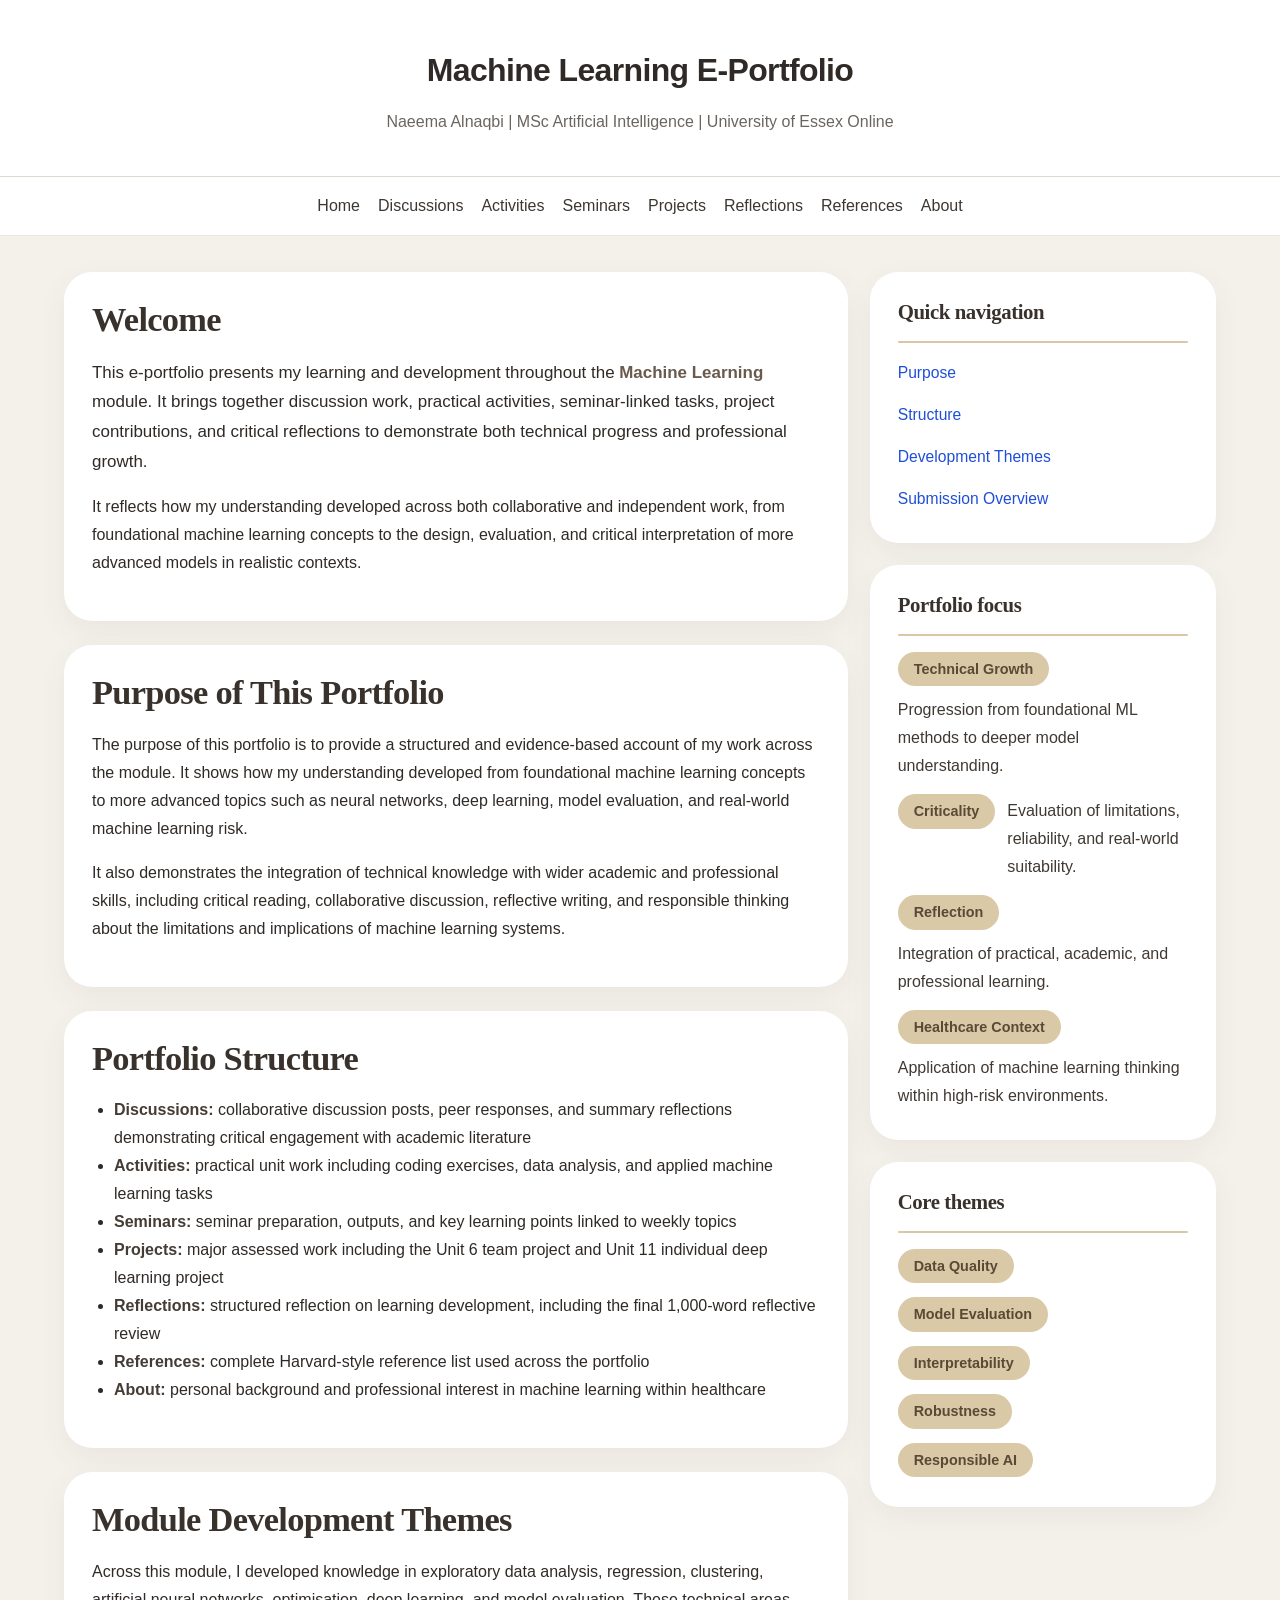
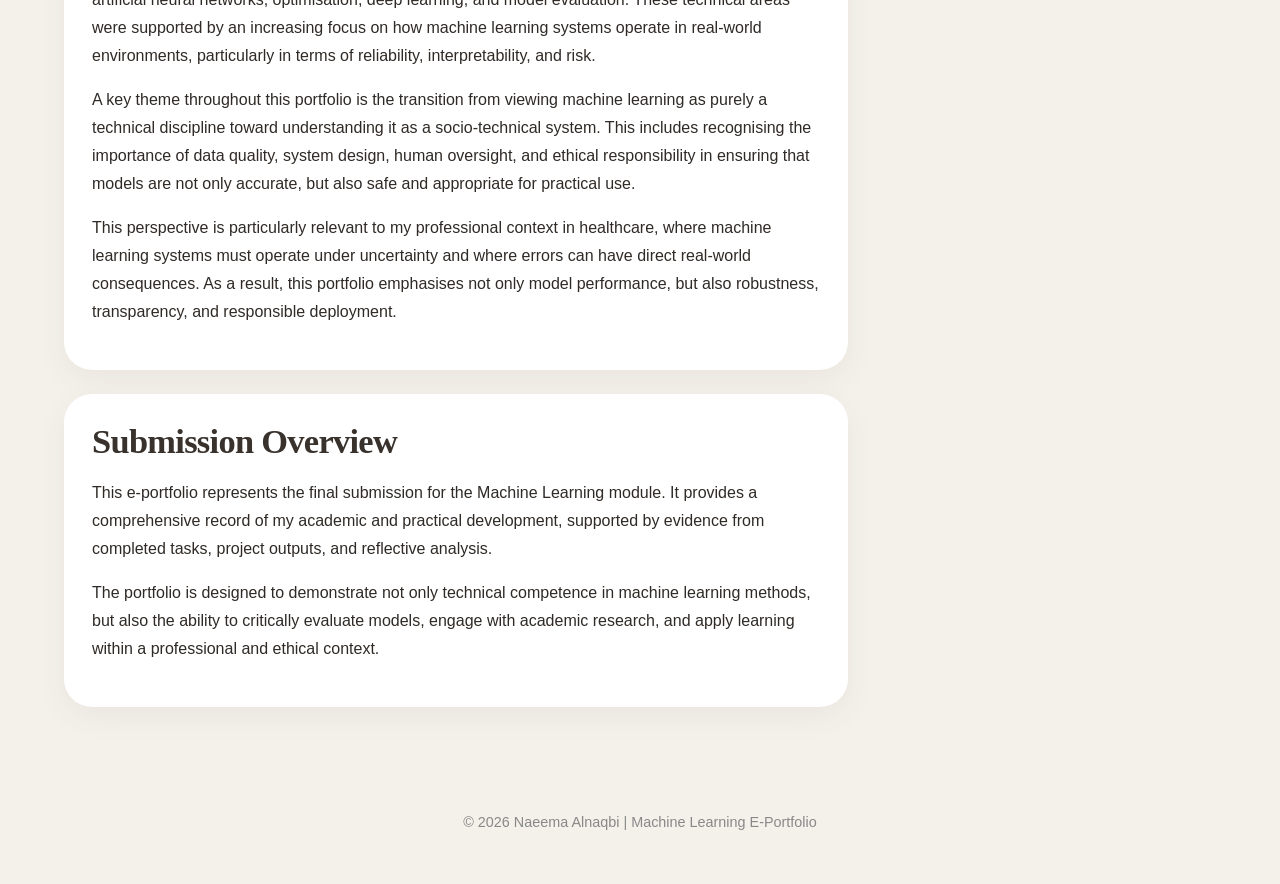
<file: index.html>
<!DOCTYPE html>
<html lang="en">
<head>
    <meta charset="UTF-8">
    <meta name="viewport" content="width=device-width, initial-scale=1.0">
    <title>Machine Learning E-Portfolio | Naeema Alnaqbi</title>
    <link rel="stylesheet" href="style.css">
</head>
<body>

<header class="site-header">
    <div class="container">
        <h1>Machine Learning E-Portfolio</h1>
        <p>Naeema Alnaqbi | MSc Artificial Intelligence | University of Essex Online</p>
    </div>
</header>

<nav class="navbar">
    <div class="container nav-links">
        <a href="index.html">Home</a>
        <a href="discussions.html">Discussions</a>
        <a href="activities.html">Activities</a>
        <a href="seminars.html">Seminars</a>
        <a href="projects.html">Projects</a>
        <a href="reflections.html">Reflections</a>
        <a href="references.html">References</a>
        <a href="about.html">About</a>
    </div>
</nav>

<main class="container">

    <div class="page-layout">

        <div class="main-column">

            <section class="card">
                <h2>Welcome</h2>
                <p class="page-intro">
                    This e-portfolio presents my learning and development throughout the
                    <span class="highlight">Machine Learning</span> module. It brings together
                    discussion work, practical activities, seminar-linked tasks, project contributions,
                    and critical reflections to demonstrate both technical progress and professional growth.
                </p>
                <p>
                    It reflects how my understanding developed across both collaborative and independent work, from
                    foundational machine learning concepts to the design, evaluation, and critical interpretation of
                    more advanced models in realistic contexts.
                </p>
            </section>

            <section class="card section-anchor" id="purpose">
                <h2>Purpose of This Portfolio</h2>
                <p>
                    The purpose of this portfolio is to provide a structured and evidence-based account of my work
                    across the module. It shows how my understanding developed from foundational machine learning
                    concepts to more advanced topics such as neural networks, deep learning, model evaluation,
                    and real-world machine learning risk.
                </p>
                <p>
                    It also demonstrates the integration of technical knowledge with wider academic and professional
                    skills, including critical reading, collaborative discussion, reflective writing, and responsible
                    thinking about the limitations and implications of machine learning systems.
                </p>
            </section>

            <section class="card section-anchor" id="structure">
                <h2>Portfolio Structure</h2>
                <ul>
                    <li><strong>Discussions:</strong> collaborative discussion posts, peer responses, and summary reflections demonstrating critical engagement with academic literature</li>
                    <li><strong>Activities:</strong> practical unit work including coding exercises, data analysis, and applied machine learning tasks</li>
                    <li><strong>Seminars:</strong> seminar preparation, outputs, and key learning points linked to weekly topics</li>
                    <li><strong>Projects:</strong> major assessed work including the Unit 6 team project and Unit 11 individual deep learning project</li>
                    <li><strong>Reflections:</strong> structured reflection on learning development, including the final 1,000-word reflective review</li>
                    <li><strong>References:</strong> complete Harvard-style reference list used across the portfolio</li>
                    <li><strong>About:</strong> personal background and professional interest in machine learning within healthcare</li>
                </ul>
            </section>

            <section class="card section-anchor" id="themes">
                <h2>Module Development Themes</h2>
                <p>
                    Across this module, I developed knowledge in exploratory data analysis, regression, clustering,
                    artificial neural networks, optimisation, deep learning, and model evaluation. These technical
                    areas were supported by an increasing focus on how machine learning systems operate in real-world
                    environments, particularly in terms of reliability, interpretability, and risk.
                </p>
                <p>
                    A key theme throughout this portfolio is the transition from viewing machine learning as purely
                    a technical discipline toward understanding it as a socio-technical system. This includes recognising
                    the importance of data quality, system design, human oversight, and ethical responsibility in ensuring
                    that models are not only accurate, but also safe and appropriate for practical use.
                </p>
                <p>
                    This perspective is particularly relevant to my professional context in healthcare, where machine
                    learning systems must operate under uncertainty and where errors can have direct real-world
                    consequences. As a result, this portfolio emphasises not only model performance, but also robustness,
                    transparency, and responsible deployment.
                </p>
            </section>

            <section class="card section-anchor" id="submission">
                <h2>Submission Overview</h2>
                <p>
                    This e-portfolio represents the final submission for the Machine Learning module. It provides a
                    comprehensive record of my academic and practical development, supported by evidence from completed
                    tasks, project outputs, and reflective analysis.
                </p>
                <p>
                    The portfolio is designed to demonstrate not only technical competence in machine learning methods,
                    but also the ability to critically evaluate models, engage with academic research, and apply learning
                    within a professional and ethical context.
                </p>
            </section>

        </div>

        <aside class="sidebar-column">

            <div class="sidebar-card">
                <h3>Quick navigation</h3>
                <ul class="sidebar-links">
                    <li><a href="#purpose">Purpose</a></li>
                    <li><a href="#structure">Structure</a></li>
                    <li><a href="#themes">Development Themes</a></li>
                    <li><a href="#submission">Submission Overview</a></li>
                </ul>
            </div>

            <div class="sidebar-card">
                <h3>Portfolio focus</h3>
                <div class="tag-list">
                    <div class="tag-item">
                        <span class="tag">Technical Growth</span>
                        <span class="tag-text">Progression from foundational ML methods to deeper model understanding.</span>
                    </div>
                    <div class="tag-item">
                        <span class="tag">Criticality</span>
                        <span class="tag-text">Evaluation of limitations, reliability, and real-world suitability.</span>
                    </div>
                    <div class="tag-item">
                        <span class="tag">Reflection</span>
                        <span class="tag-text">Integration of practical, academic, and professional learning.</span>
                    </div>
                    <div class="tag-item">
                        <span class="tag">Healthcare Context</span>
                        <span class="tag-text">Application of machine learning thinking within high-risk environments.</span>
                    </div>
                </div>
            </div>

            <div class="sidebar-card">
                <h3>Core themes</h3>
                <div class="tag-list">
                    <div class="tag-item">
                        <span class="tag">Data Quality</span>
                    </div>
                    <div class="tag-item">
                        <span class="tag">Model Evaluation</span>
                    </div>
                    <div class="tag-item">
                        <span class="tag">Interpretability</span>
                    </div>
                    <div class="tag-item">
                        <span class="tag">Robustness</span>
                    </div>
                    <div class="tag-item">
                        <span class="tag">Responsible AI</span>
                    </div>
                </div>
            </div>

        </aside>

    </div>

</main>

<footer class="site-footer">
    <div class="container">
        <p>© 2026 Naeema Alnaqbi | Machine Learning E-Portfolio</p>
    </div>
</footer>

</body>
</html>
</file>
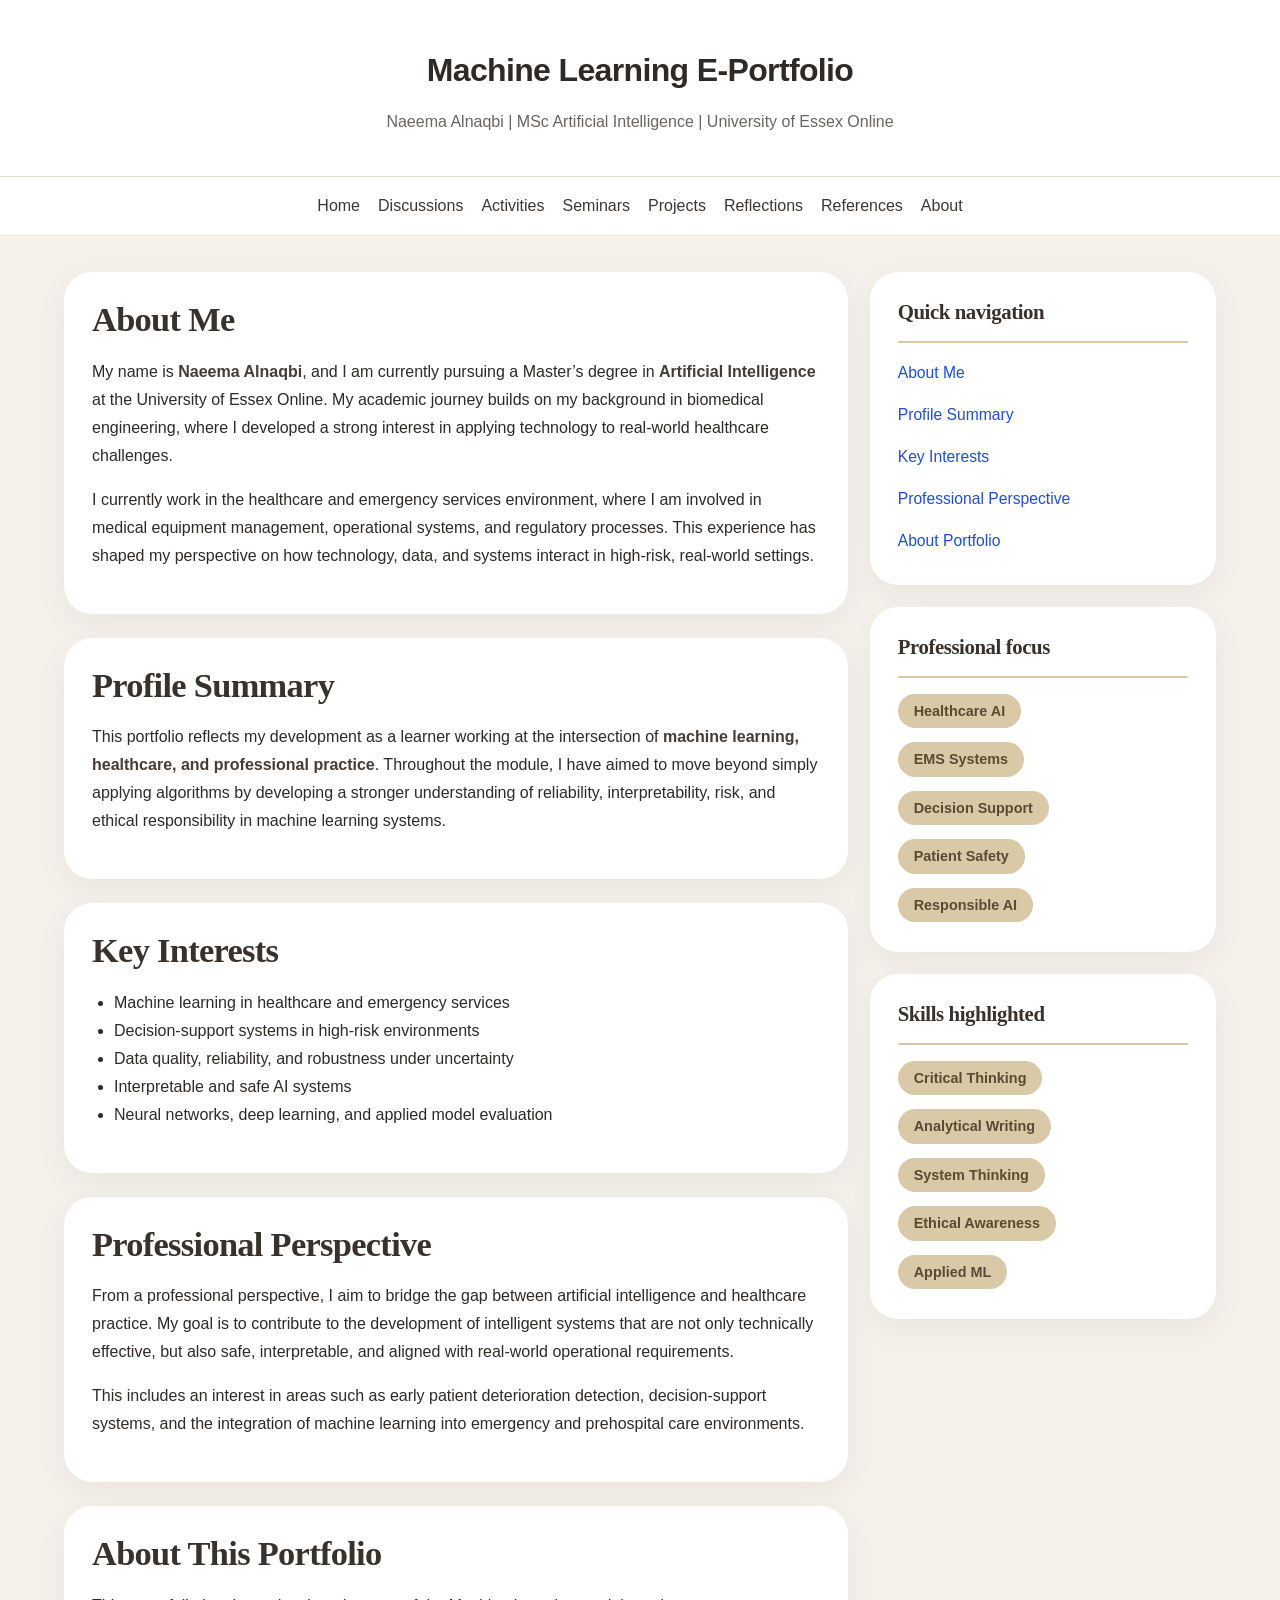
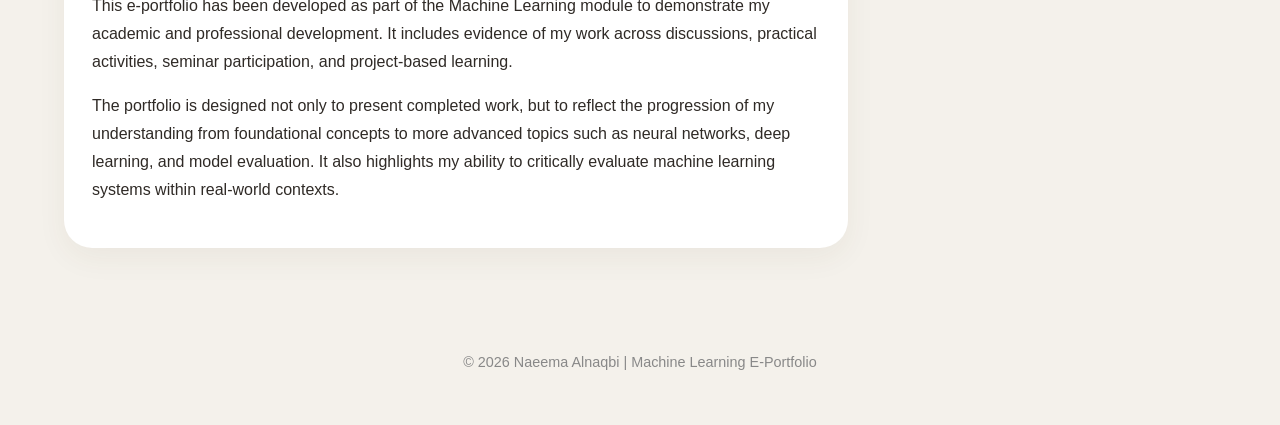
<file: about.html>
<!DOCTYPE html>
<html lang="en">
<head>
    <meta charset="UTF-8">
    <meta name="viewport" content="width=device-width, initial-scale=1.0">
    <title>About | Machine Learning E-Portfolio</title>
    <link rel="stylesheet" href="style.css">
</head>
<body>

<header class="site-header">
    <div class="container">
        <h1>Machine Learning E-Portfolio</h1>
        <p>Naeema Alnaqbi | MSc Artificial Intelligence | University of Essex Online</p>
    </div>
</header>

<nav class="navbar">
    <div class="container nav-links">
        <a href="index.html">Home</a>
        <a href="discussions.html">Discussions</a>
        <a href="activities.html">Activities</a>
        <a href="seminars.html">Seminars</a>
        <a href="projects.html">Projects</a>
        <a href="reflections.html">Reflections</a>
        <a href="references.html">References</a>
        <a href="about.html">About</a>
    </div>
</nav>

<main class="container">

    <div class="page-layout">

        <div class="main-column">

            <section class="card section-anchor" id="about-me">
                <h2>About Me</h2>
                <p>
                    My name is <strong>Naeema Alnaqbi</strong>, and I am currently pursuing a Master’s degree in
                    <strong>Artificial Intelligence</strong> at the University of Essex Online. My academic journey
                    builds on my background in biomedical engineering, where I developed a strong interest in applying
                    technology to real-world healthcare challenges.
                </p>

                <p>
                    I currently work in the healthcare and emergency services environment, where I am involved in
                    medical equipment management, operational systems, and regulatory processes. This experience has
                    shaped my perspective on how technology, data, and systems interact in high-risk, real-world settings.
                </p>
            </section>

            <section class="card section-anchor" id="profile">
                <h2>Profile Summary</h2>
                <p>
                    This portfolio reflects my development as a learner working at the intersection of
                    <strong>machine learning, healthcare, and professional practice</strong>. Throughout the module,
                    I have aimed to move beyond simply applying algorithms by developing a stronger understanding of
                    reliability, interpretability, risk, and ethical responsibility in machine learning systems.
                </p>
            </section>

            <section class="card section-anchor" id="interests">
                <h2>Key Interests</h2>
                <ul>
                    <li>Machine learning in healthcare and emergency services</li>
                    <li>Decision-support systems in high-risk environments</li>
                    <li>Data quality, reliability, and robustness under uncertainty</li>
                    <li>Interpretable and safe AI systems</li>
                    <li>Neural networks, deep learning, and applied model evaluation</li>
                </ul>
            </section>

            <section class="card section-anchor" id="professional">
                <h2>Professional Perspective</h2>
                <p>
                    From a professional perspective, I aim to bridge the gap between artificial intelligence and
                    healthcare practice. My goal is to contribute to the development of intelligent systems that
                    are not only technically effective, but also safe, interpretable, and aligned with real-world
                    operational requirements.
                </p>

                <p>
                    This includes an interest in areas such as early patient deterioration detection, decision-support
                    systems, and the integration of machine learning into emergency and prehospital care environments.
                </p>
            </section>

            <section class="card section-anchor" id="portfolio">
                <h2>About This Portfolio</h2>
                <p>
                    This e-portfolio has been developed as part of the Machine Learning module to demonstrate my
                    academic and professional development. It includes evidence of my work across discussions,
                    practical activities, seminar participation, and project-based learning.
                </p>

                <p>
                    The portfolio is designed not only to present completed work, but to reflect the progression
                    of my understanding from foundational concepts to more advanced topics such as neural networks,
                    deep learning, and model evaluation. It also highlights my ability to critically evaluate
                    machine learning systems within real-world contexts.
                </p>
            </section>

        </div>

        <aside class="sidebar-column">

            <div class="sidebar-card">
                <h3>Quick navigation</h3>
                <ul class="sidebar-links">
                    <li><a href="#about-me">About Me</a></li>
                    <li><a href="#profile">Profile Summary</a></li>
                    <li><a href="#interests">Key Interests</a></li>
                    <li><a href="#professional">Professional Perspective</a></li>
                    <li><a href="#portfolio">About Portfolio</a></li>
                </ul>
            </div>

            <div class="sidebar-card">
                <h3>Professional focus</h3>
                <div class="tag-list">
                    <div class="tag-item"><span class="tag">Healthcare AI</span></div>
                    <div class="tag-item"><span class="tag">EMS Systems</span></div>
                    <div class="tag-item"><span class="tag">Decision Support</span></div>
                    <div class="tag-item"><span class="tag">Patient Safety</span></div>
                    <div class="tag-item"><span class="tag">Responsible AI</span></div>
                </div>
            </div>

            <div class="sidebar-card">
                <h3>Skills highlighted</h3>
                <div class="tag-list">
                    <div class="tag-item"><span class="tag">Critical Thinking</span></div>
                    <div class="tag-item"><span class="tag">Analytical Writing</span></div>
                    <div class="tag-item"><span class="tag">System Thinking</span></div>
                    <div class="tag-item"><span class="tag">Ethical Awareness</span></div>
                    <div class="tag-item"><span class="tag">Applied ML</span></div>
                </div>
            </div>

        </aside>

    </div>

</main>

<footer class="site-footer">
    <div class="container">
        <p>© 2026 Naeema Alnaqbi | Machine Learning E-Portfolio</p>
    </div>
</footer>

</body>
</html>
</file>
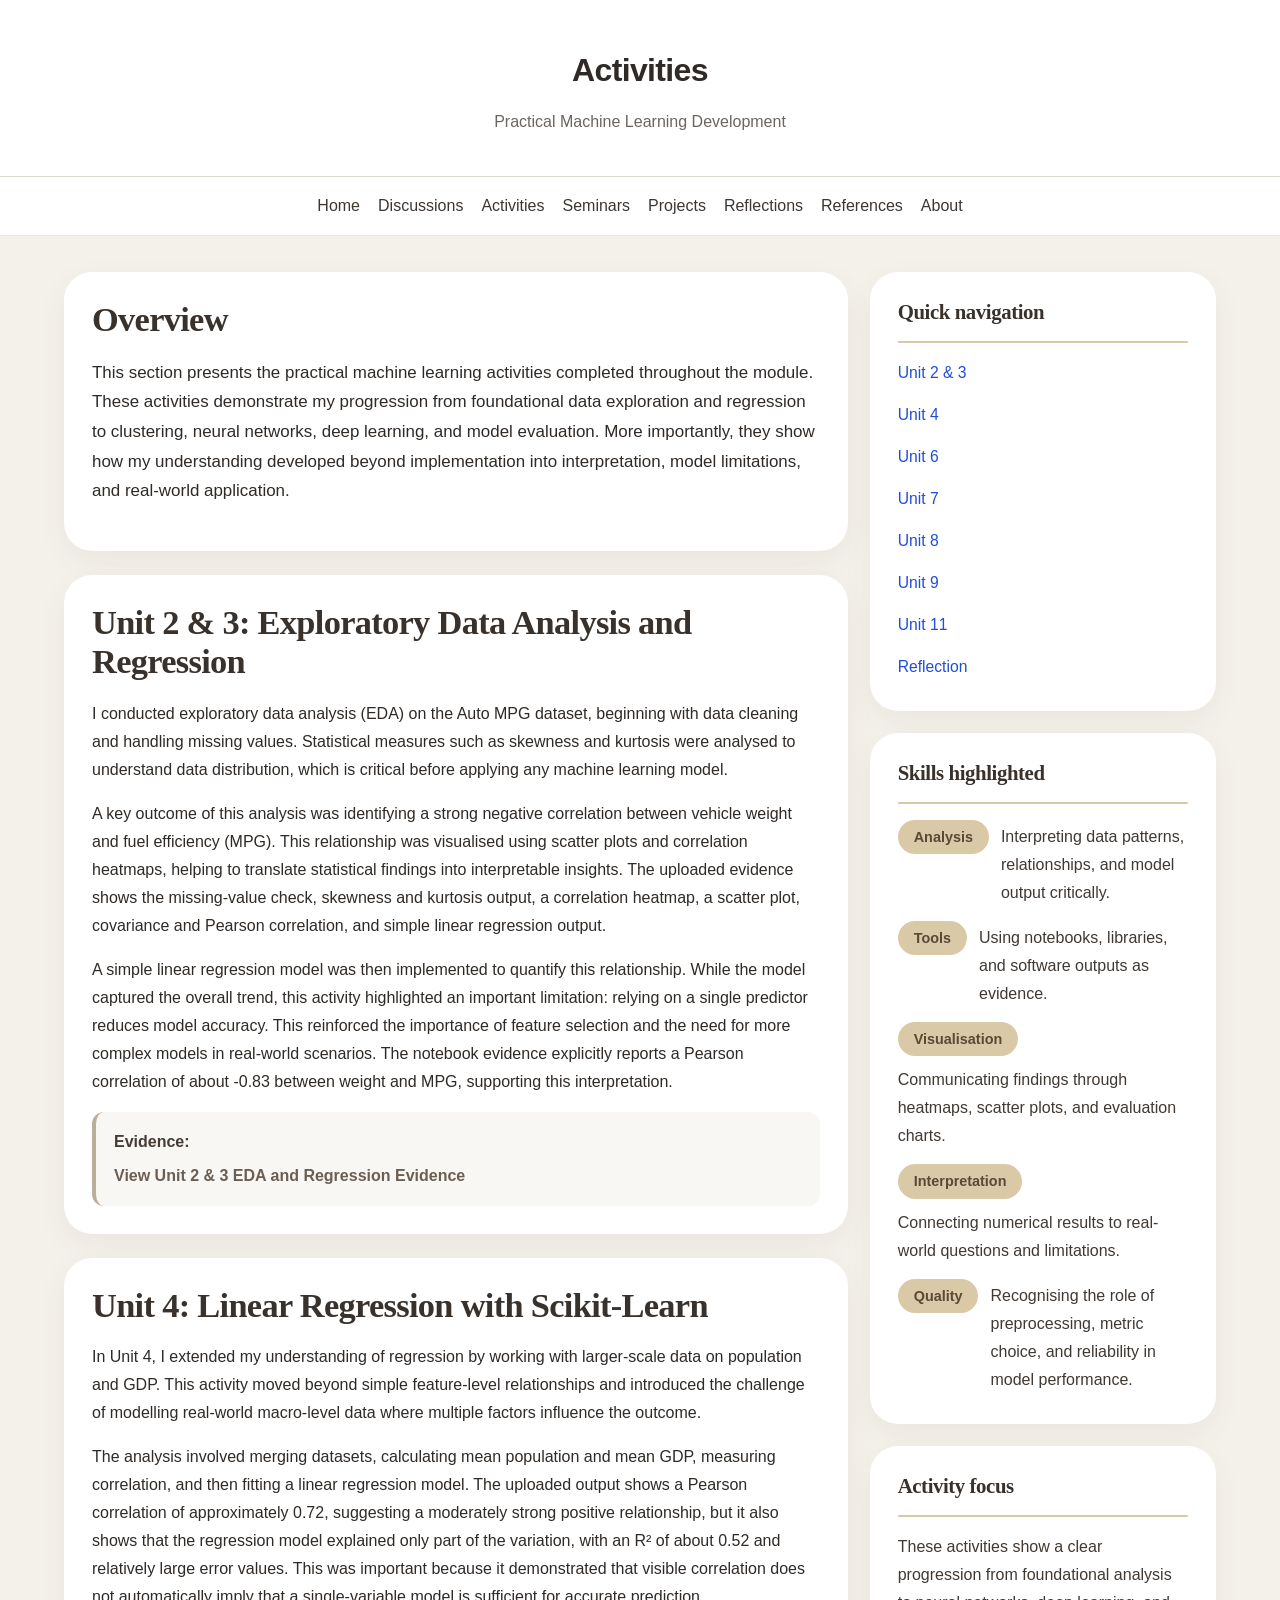
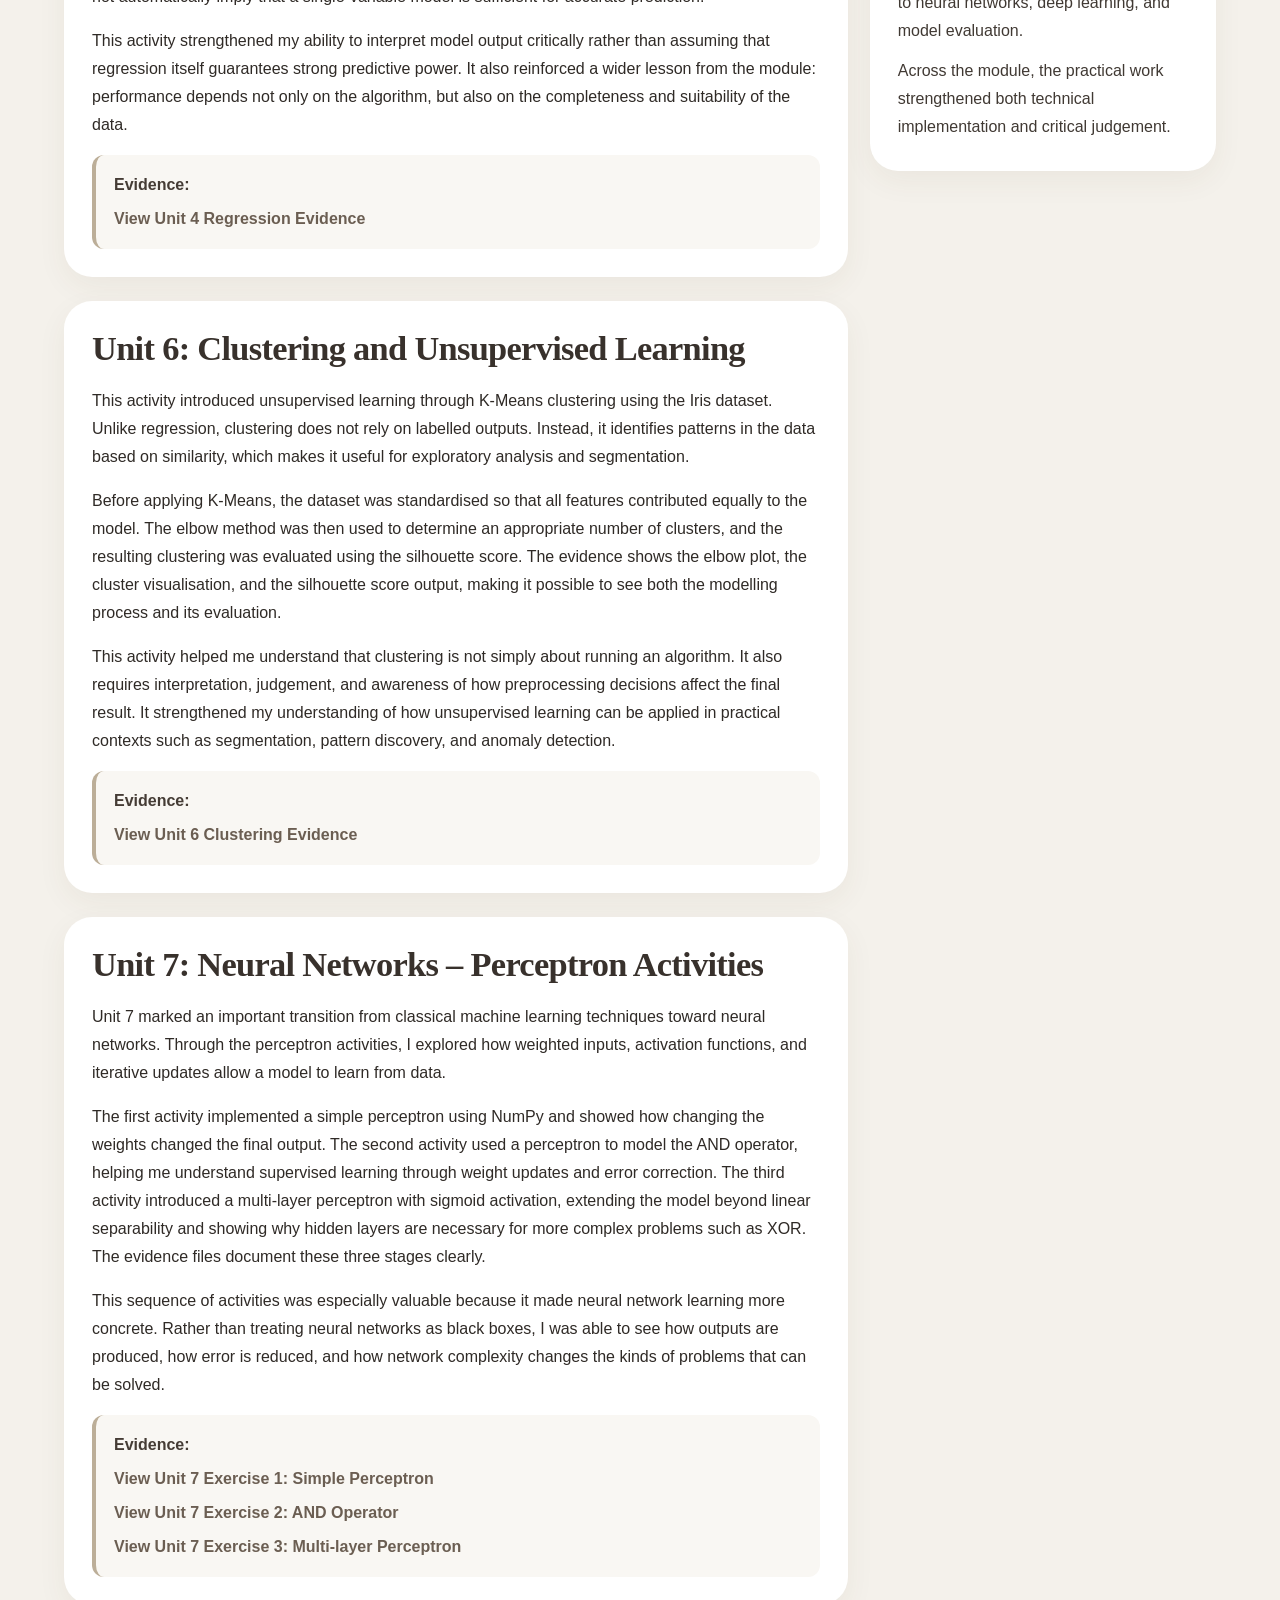
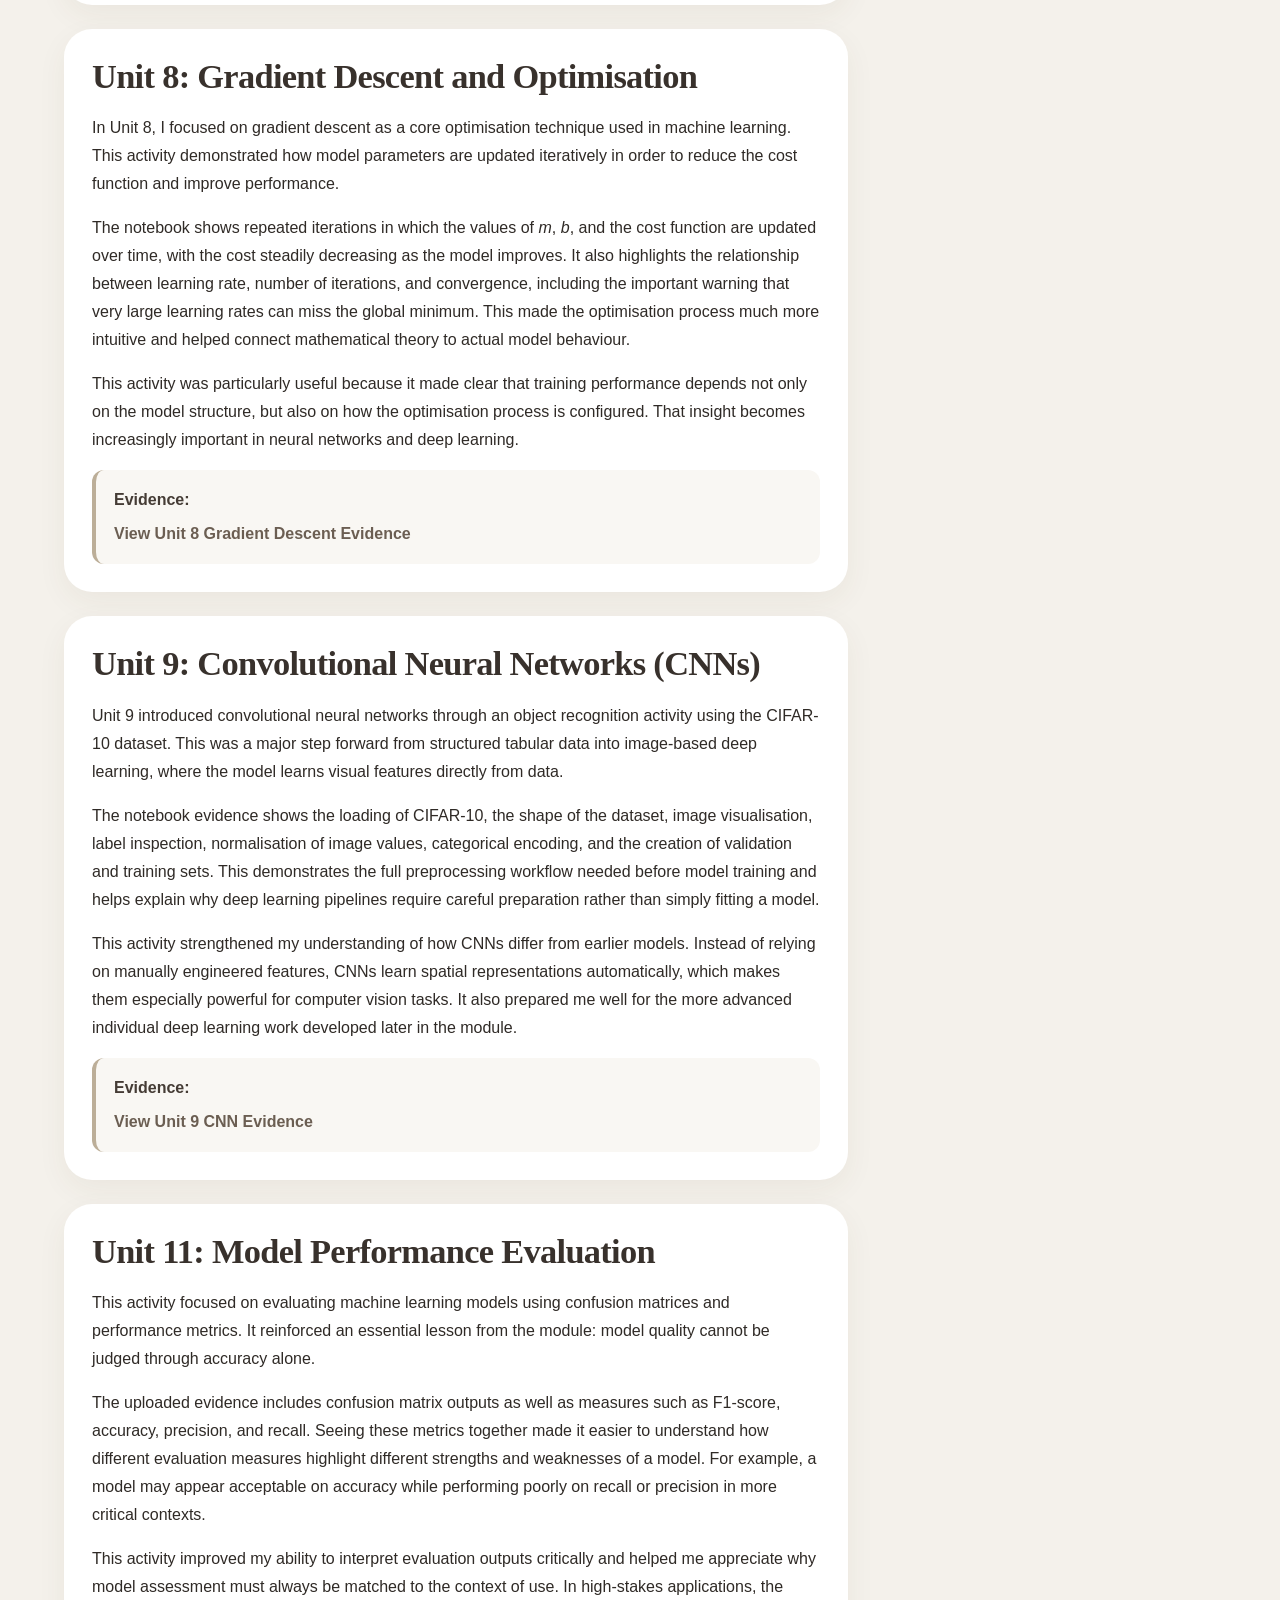
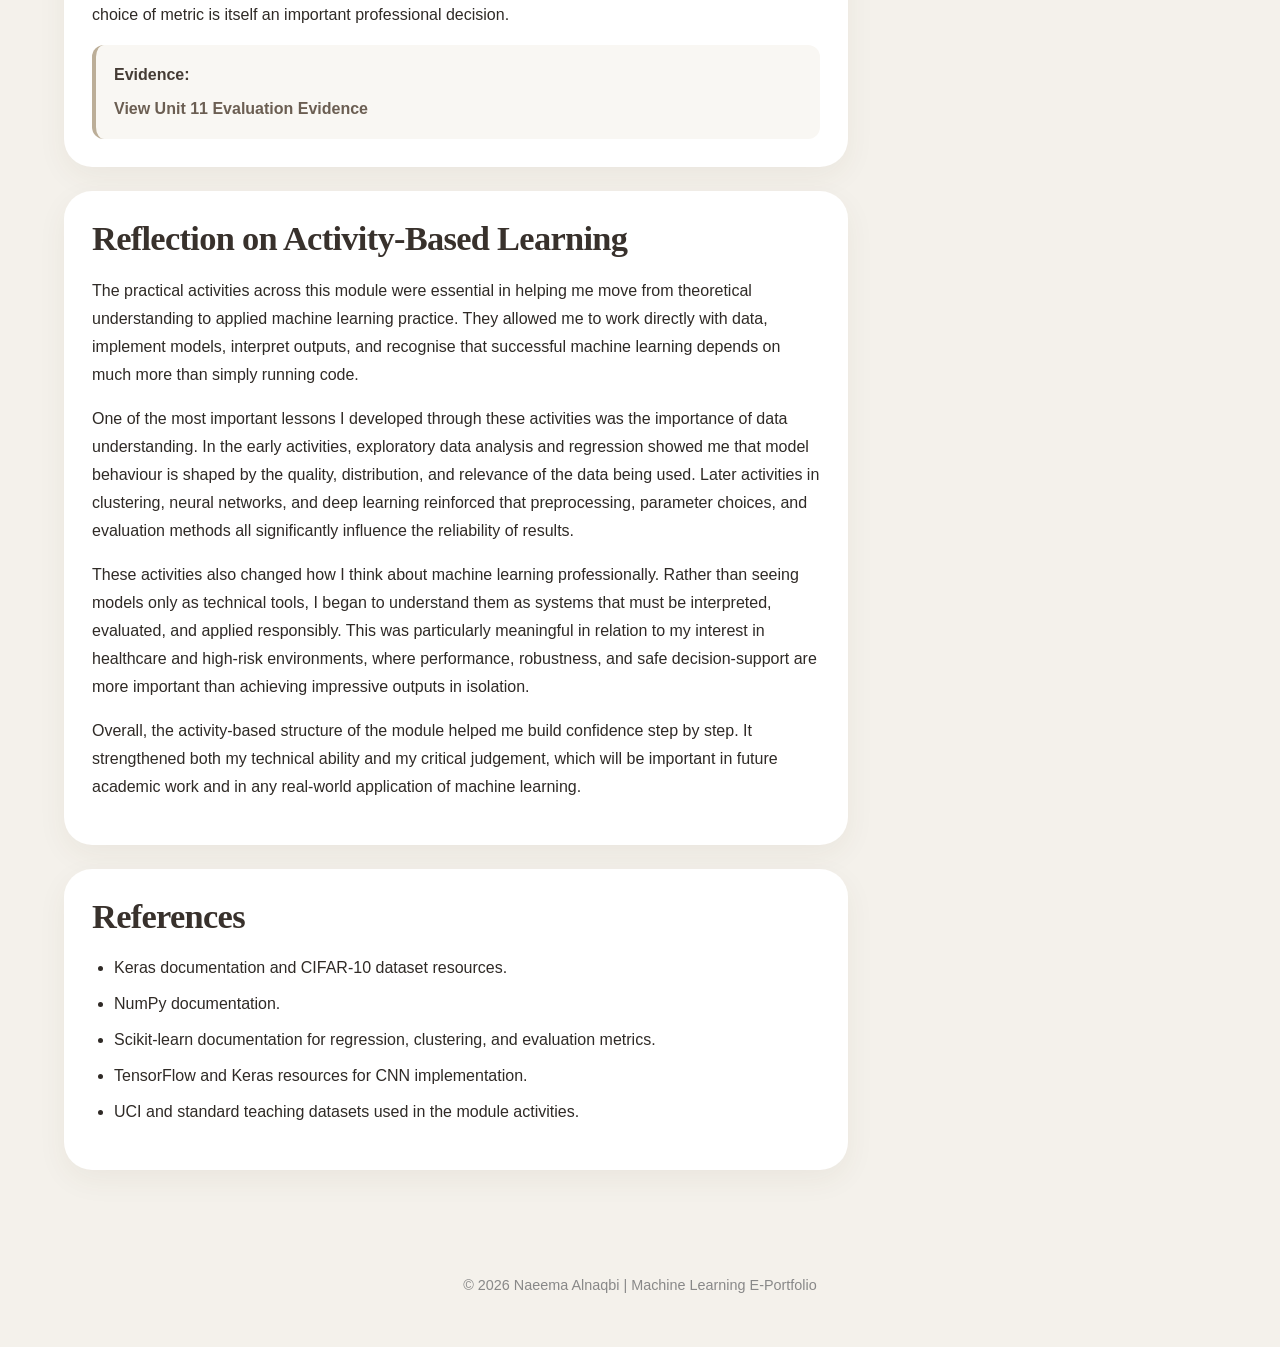
<file: activities.html>
<!DOCTYPE html>
<html lang="en">
<head>
    <meta charset="UTF-8">
    <meta name="viewport" content="width=device-width, initial-scale=1.0">
    <title>Activities | Machine Learning E-Portfolio</title>
    <link rel="stylesheet" href="style.css">
</head>
<body>

<header class="site-header">
    <div class="container">
        <h1>Activities</h1>
        <p>Practical Machine Learning Development</p>
    </div>
</header>

<nav class="navbar">
    <div class="container nav-links">
        <a href="index.html">Home</a>
        <a href="discussions.html">Discussions</a>
        <a href="activities.html">Activities</a>
        <a href="seminars.html">Seminars</a>
        <a href="projects.html">Projects</a>
        <a href="reflections.html">Reflections</a>
        <a href="references.html">References</a>
        <a href="about.html">About</a>
    </div>
</nav>

<main class="container">

    <div class="page-layout">

        <div class="main-column">

            <section class="card">
                <h2>Overview</h2>
                <p class="page-intro">
                    This section presents the practical machine learning activities completed throughout the module.
                    These activities demonstrate my progression from foundational data exploration and regression
                    to clustering, neural networks, deep learning, and model evaluation. More importantly, they
                    show how my understanding developed beyond implementation into interpretation, model limitations,
                    and real-world application.
                </p>
            </section>

            <section class="card section-anchor" id="unit23">
                <h2>Unit 2 &amp; 3: Exploratory Data Analysis and Regression</h2>

                <p>
                    I conducted exploratory data analysis (EDA) on the Auto MPG dataset, beginning with data cleaning
                    and handling missing values. Statistical measures such as skewness and kurtosis were analysed to
                    understand data distribution, which is critical before applying any machine learning model.
                </p>

                <p>
                    A key outcome of this analysis was identifying a strong negative correlation between vehicle weight
                    and fuel efficiency (MPG). This relationship was visualised using scatter plots and correlation
                    heatmaps, helping to translate statistical findings into interpretable insights. The uploaded evidence
                    shows the missing-value check, skewness and kurtosis output, a correlation heatmap, a scatter plot,
                    covariance and Pearson correlation, and simple linear regression output.
                </p>

                <p>
                    A simple linear regression model was then implemented to quantify this relationship. While the model
                    captured the overall trend, this activity highlighted an important limitation: relying on a single
                    predictor reduces model accuracy. This reinforced the importance of feature selection and the need
                    for more complex models in real-world scenarios. The notebook evidence explicitly reports a Pearson
                    correlation of about -0.83 between weight and MPG, supporting this interpretation.
                </p>

                <div class="evidence-box">
                    <strong>Evidence:</strong><br>
                    <a href="evidence/unit2%263.ipynb%20-%20Colab.pdf" target="_blank">View Unit 2 &amp; 3 EDA and Regression Evidence</a>
                </div>
            </section>

            <section class="card section-anchor" id="unit4">
                <h2>Unit 4: Linear Regression with Scikit-Learn</h2>

                <p>
                    In Unit 4, I extended my understanding of regression by working with larger-scale data on population
                    and GDP. This activity moved beyond simple feature-level relationships and introduced the challenge of
                    modelling real-world macro-level data where multiple factors influence the outcome.
                </p>

                <p>
                    The analysis involved merging datasets, calculating mean population and mean GDP, measuring correlation,
                    and then fitting a linear regression model. The uploaded output shows a Pearson correlation of
                    approximately 0.72, suggesting a moderately strong positive relationship, but it also shows that the
                    regression model explained only part of the variation, with an R² of about 0.52 and relatively large
                    error values. This was important because it demonstrated that visible correlation does not automatically
                    imply that a single-variable model is sufficient for accurate prediction.
                </p>

                <p>
                    This activity strengthened my ability to interpret model output critically rather than assuming that
                    regression itself guarantees strong predictive power. It also reinforced a wider lesson from the module:
                    performance depends not only on the algorithm, but also on the completeness and suitability of the data.
                </p>

                <div class="evidence-box">
                    <strong>Evidence:</strong><br>
                    <a href="evidence/unit4.ipynb%20-%20Colab.pdf" target="_blank">View Unit 4 Regression Evidence</a>
                </div>
            </section>

            <section class="card section-anchor" id="unit6">
                <h2>Unit 6: Clustering and Unsupervised Learning</h2>

                <p>
                    This activity introduced unsupervised learning through K-Means clustering using the Iris dataset.
                    Unlike regression, clustering does not rely on labelled outputs. Instead, it identifies patterns in
                    the data based on similarity, which makes it useful for exploratory analysis and segmentation.
                </p>

                <p>
                    Before applying K-Means, the dataset was standardised so that all features contributed equally to the
                    model. The elbow method was then used to determine an appropriate number of clusters, and the resulting
                    clustering was evaluated using the silhouette score. The evidence shows the elbow plot, the cluster
                    visualisation, and the silhouette score output, making it possible to see both the modelling process
                    and its evaluation.
                </p>

                <p>
                    This activity helped me understand that clustering is not simply about running an algorithm. It also
                    requires interpretation, judgement, and awareness of how preprocessing decisions affect the final result.
                    It strengthened my understanding of how unsupervised learning can be applied in practical contexts such
                    as segmentation, pattern discovery, and anomaly detection.
                </p>

                <div class="evidence-box">
                    <strong>Evidence:</strong><br>
                    <a href="evidence/unit6.ipynb%20-%20Colab.pdf" target="_blank">View Unit 6 Clustering Evidence</a>
                </div>
            </section>

            <section class="card section-anchor" id="unit7">
                <h2>Unit 7: Neural Networks – Perceptron Activities</h2>

                <p>
                    Unit 7 marked an important transition from classical machine learning techniques toward neural
                    networks. Through the perceptron activities, I explored how weighted inputs, activation functions,
                    and iterative updates allow a model to learn from data.
                </p>

                <p>
                    The first activity implemented a simple perceptron using NumPy and showed how changing the weights
                    changed the final output. The second activity used a perceptron to model the AND operator, helping
                    me understand supervised learning through weight updates and error correction. The third activity
                    introduced a multi-layer perceptron with sigmoid activation, extending the model beyond linear
                    separability and showing why hidden layers are necessary for more complex problems such as XOR.
                    The evidence files document these three stages clearly.
                </p>

                <p>
                    This sequence of activities was especially valuable because it made neural network learning more
                    concrete. Rather than treating neural networks as black boxes, I was able to see how outputs are
                    produced, how error is reduced, and how network complexity changes the kinds of problems that can
                    be solved.
                </p>

                <div class="evidence-box">
                    <strong>Evidence:</strong><br>
                    <a href="evidence/Unit07%20Ex1%20simple_perceptron.ipynb%20-%20Colab.pdf" target="_blank">View Unit 7 Exercise 1: Simple Perceptron</a><br>
                    <a href="evidence/Unit07%20Ex2%20perceptron_AND_operator.ipynb%20-%20Colab.pdf" target="_blank">View Unit 7 Exercise 2: AND Operator</a><br>
                    <a href="evidence/Unit07%20Ex3%20multi-layer%20Perceptron.ipynb%20-%20Colab.pdf" target="_blank">View Unit 7 Exercise 3: Multi-layer Perceptron</a>
                </div>
            </section>

            <section class="card section-anchor" id="unit8">
                <h2>Unit 8: Gradient Descent and Optimisation</h2>

                <p>
                    In Unit 8, I focused on gradient descent as a core optimisation technique used in machine learning.
                    This activity demonstrated how model parameters are updated iteratively in order to reduce the cost
                    function and improve performance.
                </p>

                <p>
                    The notebook shows repeated iterations in which the values of <em>m</em>, <em>b</em>, and the cost
                    function are updated over time, with the cost steadily decreasing as the model improves. It also
                    highlights the relationship between learning rate, number of iterations, and convergence, including
                    the important warning that very large learning rates can miss the global minimum. This made the
                    optimisation process much more intuitive and helped connect mathematical theory to actual model
                    behaviour.
                </p>

                <p>
                    This activity was particularly useful because it made clear that training performance depends not only
                    on the model structure, but also on how the optimisation process is configured. That insight becomes
                    increasingly important in neural networks and deep learning.
                </p>

                <div class="evidence-box">
                    <strong>Evidence:</strong><br>
                    <a href="evidence/Unit08%20Ex4%20gradient_descent_cost_function.ipynb%20-%20Colab.pdf" target="_blank">View Unit 8 Gradient Descent Evidence</a>
                </div>
            </section>

            <section class="card section-anchor" id="unit9">
                <h2>Unit 9: Convolutional Neural Networks (CNNs)</h2>

                <p>
                    Unit 9 introduced convolutional neural networks through an object recognition activity using the
                    CIFAR-10 dataset. This was a major step forward from structured tabular data into image-based deep
                    learning, where the model learns visual features directly from data.
                </p>

                <p>
                    The notebook evidence shows the loading of CIFAR-10, the shape of the dataset, image visualisation,
                    label inspection, normalisation of image values, categorical encoding, and the creation of validation
                    and training sets. This demonstrates the full preprocessing workflow needed before model training and
                    helps explain why deep learning pipelines require careful preparation rather than simply fitting a model.
                </p>

                <p>
                    This activity strengthened my understanding of how CNNs differ from earlier models. Instead of relying
                    on manually engineered features, CNNs learn spatial representations automatically, which makes them
                    especially powerful for computer vision tasks. It also prepared me well for the more advanced individual
                    deep learning work developed later in the module.
                </p>

                <div class="evidence-box">
                    <strong>Evidence:</strong><br>
                    <a href="evidence/Unit09%20Ex1%20Convolutional%20Neural%20Networks%20%28CNN%29%20-%20Object%20Recognition.ipynb%20-%20Colab.pdf" target="_blank">View Unit 9 CNN Evidence</a>
                </div>
            </section>

            <section class="card section-anchor" id="unit11">
                <h2>Unit 11: Model Performance Evaluation</h2>

                <p>
                    This activity focused on evaluating machine learning models using confusion matrices and performance
                    metrics. It reinforced an essential lesson from the module: model quality cannot be judged through
                    accuracy alone.
                </p>

                <p>
                    The uploaded evidence includes confusion matrix outputs as well as measures such as F1-score, accuracy,
                    precision, and recall. Seeing these metrics together made it easier to understand how different
                    evaluation measures highlight different strengths and weaknesses of a model. For example, a model may
                    appear acceptable on accuracy while performing poorly on recall or precision in more critical contexts.
                </p>

                <p>
                    This activity improved my ability to interpret evaluation outputs critically and helped me appreciate
                    why model assessment must always be matched to the context of use. In high-stakes applications, the
                    choice of metric is itself an important professional decision.
                </p>

                <div class="evidence-box">
                    <strong>Evidence:</strong><br>
                    <a href="evidence/Unit11_model_Performance_Measurement.ipynb%20-%20Colab.pdf" target="_blank">View Unit 11 Evaluation Evidence</a>
                </div>
            </section>

            <section class="card section-anchor" id="activity-reflection">
                <h2>Reflection on Activity-Based Learning</h2>

                <p>
                    The practical activities across this module were essential in helping me move from theoretical
                    understanding to applied machine learning practice. They allowed me to work directly with data,
                    implement models, interpret outputs, and recognise that successful machine learning depends on much
                    more than simply running code.
                </p>

                <p>
                    One of the most important lessons I developed through these activities was the importance of data
                    understanding. In the early activities, exploratory data analysis and regression showed me that
                    model behaviour is shaped by the quality, distribution, and relevance of the data being used.
                    Later activities in clustering, neural networks, and deep learning reinforced that preprocessing,
                    parameter choices, and evaluation methods all significantly influence the reliability of results.
                </p>

                <p>
                    These activities also changed how I think about machine learning professionally. Rather than seeing
                    models only as technical tools, I began to understand them as systems that must be interpreted,
                    evaluated, and applied responsibly. This was particularly meaningful in relation to my interest in
                    healthcare and high-risk environments, where performance, robustness, and safe decision-support are
                    more important than achieving impressive outputs in isolation.
                </p>

                <p>
                    Overall, the activity-based structure of the module helped me build confidence step by step. It
                    strengthened both my technical ability and my critical judgement, which will be important in future
                    academic work and in any real-world application of machine learning.
                </p>
            </section>

            <section class="card">
                <h2>References</h2>
                <ul class="references-list">
                    <li>Keras documentation and CIFAR-10 dataset resources.</li>
                    <li>NumPy documentation.</li>
                    <li>Scikit-learn documentation for regression, clustering, and evaluation metrics.</li>
                    <li>TensorFlow and Keras resources for CNN implementation.</li>
                    <li>UCI and standard teaching datasets used in the module activities.</li>
                </ul>
            </section>

        </div>

        <aside class="sidebar-column">

            <div class="sidebar-card">
                <h3>Quick navigation</h3>
                <ul class="sidebar-links">
                    <li><a href="#unit23">Unit 2 &amp; 3</a></li>
                    <li><a href="#unit4">Unit 4</a></li>
                    <li><a href="#unit6">Unit 6</a></li>
                    <li><a href="#unit7">Unit 7</a></li>
                    <li><a href="#unit8">Unit 8</a></li>
                    <li><a href="#unit9">Unit 9</a></li>
                    <li><a href="#unit11">Unit 11</a></li>
                    <li><a href="#activity-reflection">Reflection</a></li>
                </ul>
            </div>

            <div class="sidebar-card">
                <h3>Skills highlighted</h3>
                <div class="tag-list">
                    <div class="tag-item">
                        <span class="tag">Analysis</span>
                        <span class="tag-text">Interpreting data patterns, relationships, and model output critically.</span>
                    </div>
                    <div class="tag-item">
                        <span class="tag">Tools</span>
                        <span class="tag-text">Using notebooks, libraries, and software outputs as evidence.</span>
                    </div>
                    <div class="tag-item">
                        <span class="tag">Visualisation</span>
                        <span class="tag-text">Communicating findings through heatmaps, scatter plots, and evaluation charts.</span>
                    </div>
                    <div class="tag-item">
                        <span class="tag">Interpretation</span>
                        <span class="tag-text">Connecting numerical results to real-world questions and limitations.</span>
                    </div>
                    <div class="tag-item">
                        <span class="tag">Quality</span>
                        <span class="tag-text">Recognising the role of preprocessing, metric choice, and reliability in model performance.</span>
                    </div>
                </div>
            </div>

            <div class="sidebar-card">
                <h3>Activity focus</h3>
                <div class="sidebar-text">
                    <p>These activities show a clear progression from foundational analysis to neural networks, deep learning, and model evaluation.</p>
                    <p>Across the module, the practical work strengthened both technical implementation and critical judgement.</p>
                </div>
            </div>

        </aside>

    </div>

</main>

<footer class="site-footer">
    <div class="container">
        <p>© 2026 Naeema Alnaqbi | Machine Learning E-Portfolio</p>
    </div>
</footer>

</body>
</html>
</file>
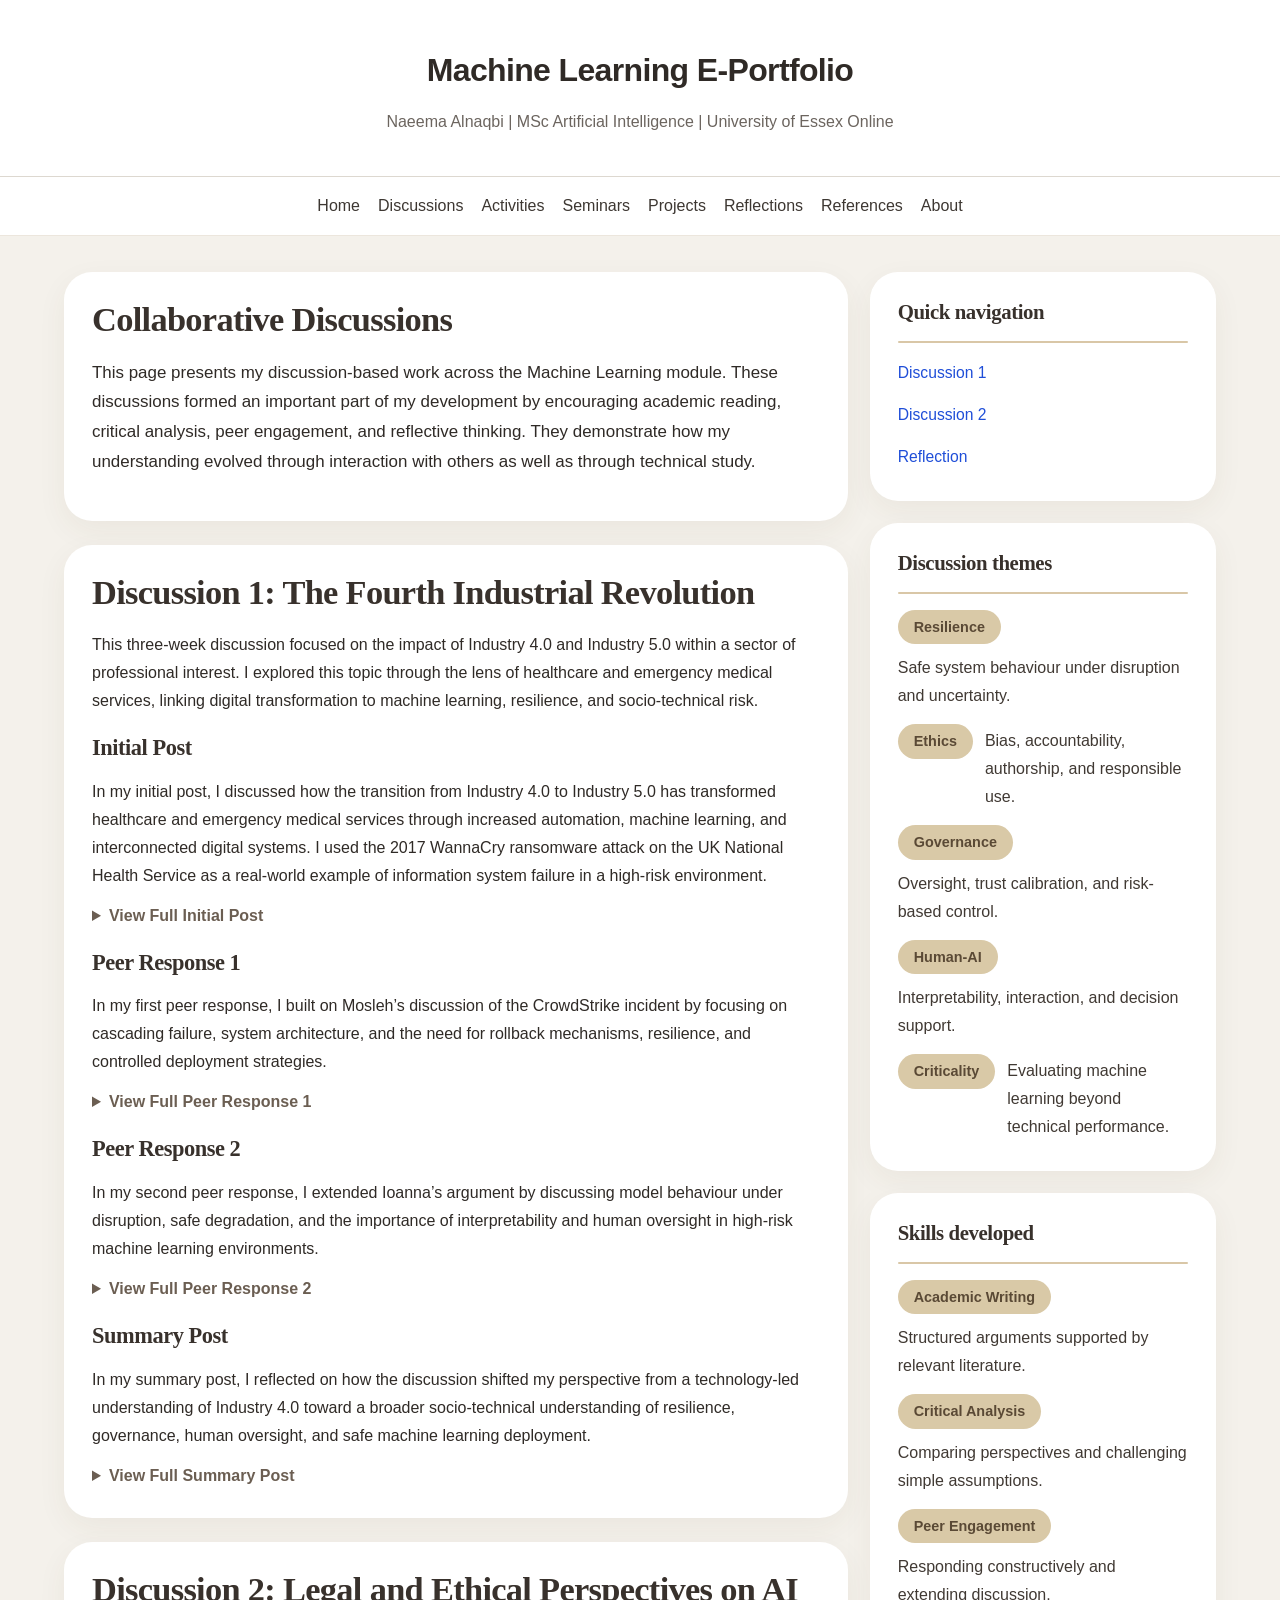
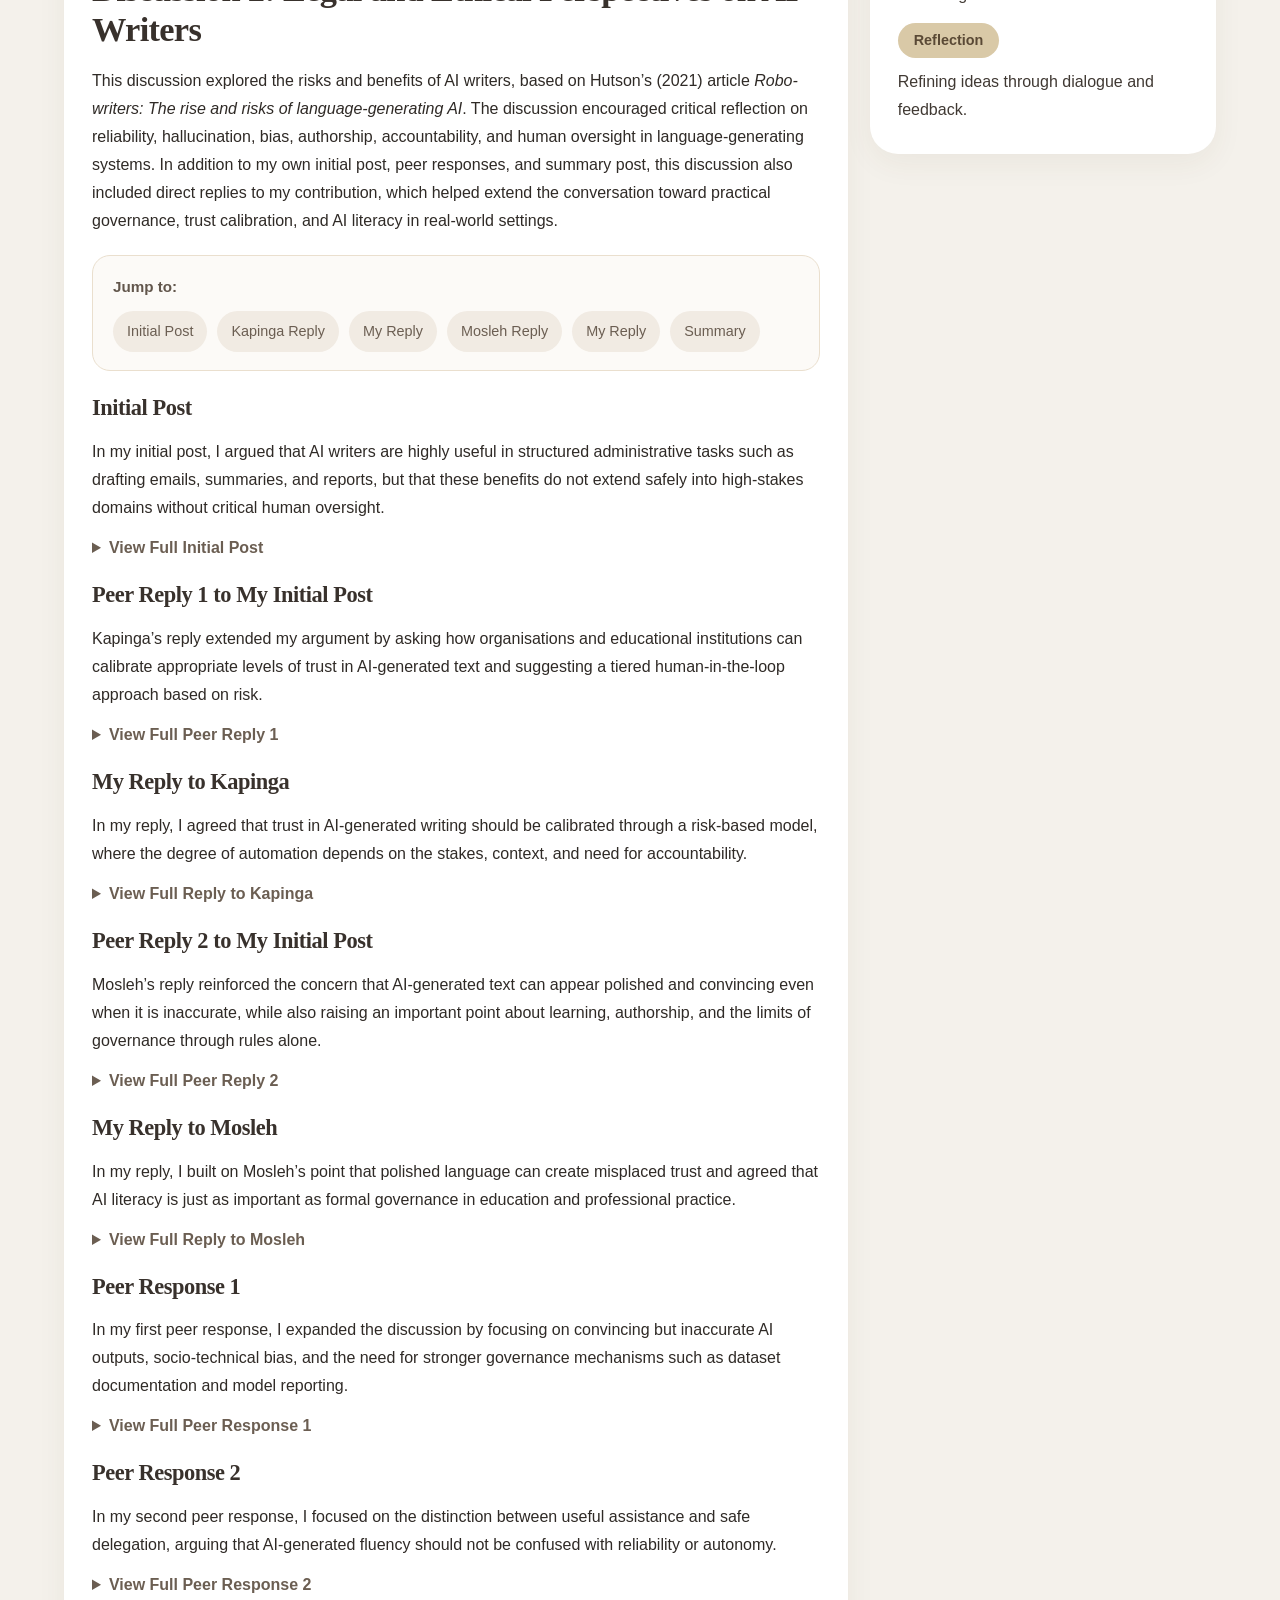
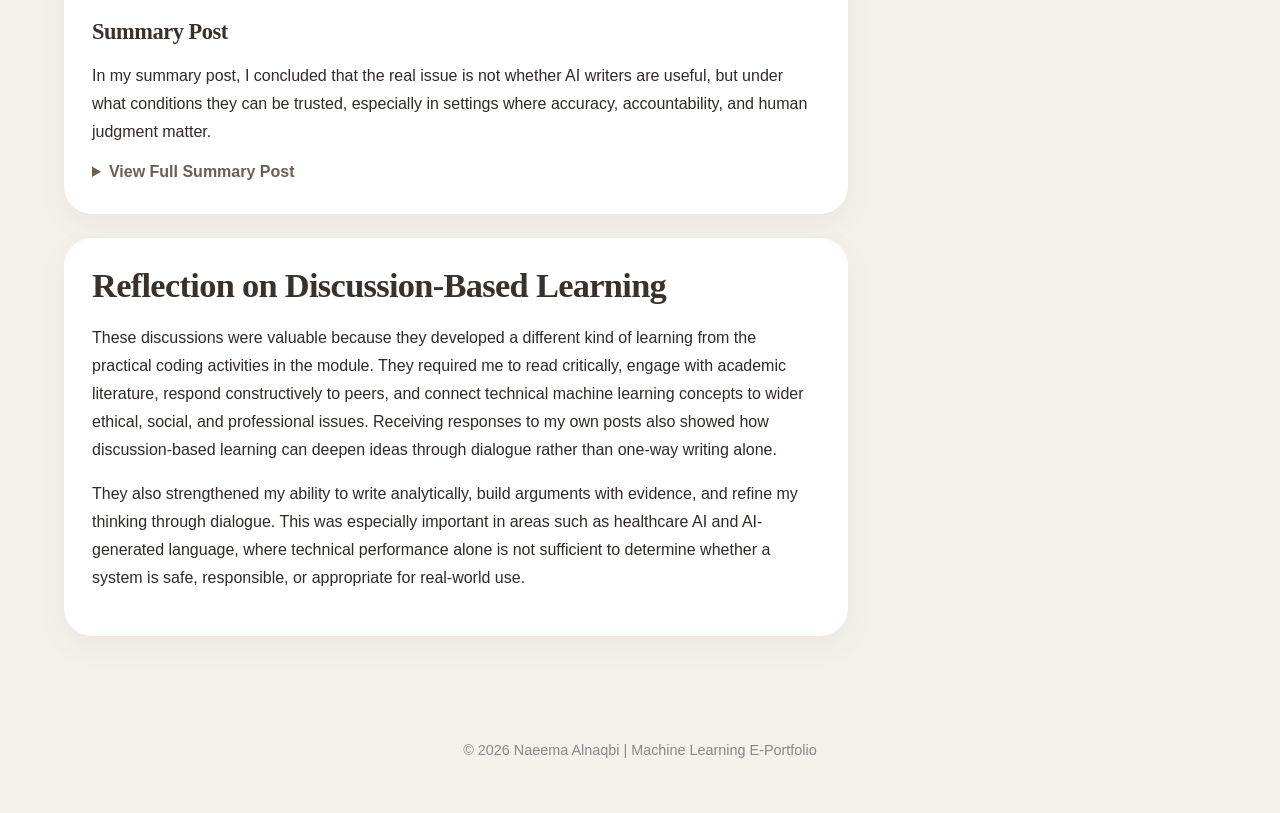
<file: discussions.html>
<!DOCTYPE html>
<html lang="en">
<head>
    <meta charset="UTF-8">
    <meta name="viewport" content="width=device-width, initial-scale=1.0">
    <title>Discussions | Machine Learning E-Portfolio</title>
    <link rel="stylesheet" href="style.css">
</head>
<body>

<header class="site-header">
    <div class="container">
        <h1>Machine Learning E-Portfolio</h1>
        <p>Naeema Alnaqbi | MSc Artificial Intelligence | University of Essex Online</p>
    </div>
</header>

<nav class="navbar">
    <div class="container nav-links">
        <a href="index.html">Home</a>
        <a href="discussions.html">Discussions</a>
        <a href="activities.html">Activities</a>
        <a href="seminars.html">Seminars</a>
        <a href="projects.html">Projects</a>
        <a href="reflections.html">Reflections</a>
        <a href="references.html">References</a>
        <a href="about.html">About</a>
    </div>
</nav>

<main class="container">

    <div class="page-layout">

        <div class="main-column">

            <section class="card">
                <h2>Collaborative Discussions</h2>
                <p class="page-intro">
                    This page presents my discussion-based work across the Machine Learning module. These discussions
                    formed an important part of my development by encouraging academic reading, critical analysis,
                    peer engagement, and reflective thinking. They demonstrate how my understanding evolved through
                    interaction with others as well as through technical study.
                </p>
            </section>

            <section class="card section-anchor" id="discussion1">
                <h2>Discussion 1: The Fourth Industrial Revolution</h2>
                <p>
                    This three-week discussion focused on the impact of Industry 4.0 and Industry 5.0 within a sector
                    of professional interest. I explored this topic through the lens of healthcare and emergency medical
                    services, linking digital transformation to machine learning, resilience, and socio-technical risk.
                </p>

                <div class="post-block">
                    <h3>Initial Post</h3>
                    <p class="post-preview">
                        In my initial post, I discussed how the transition from Industry 4.0 to Industry 5.0 has transformed
                        healthcare and emergency medical services through increased automation, machine learning, and
                        interconnected digital systems. I used the 2017 WannaCry ransomware attack on the UK National Health
                        Service as a real-world example of information system failure in a high-risk environment.
                    </p>
                    <details>
                        <summary>View Full Initial Post</summary>
                        <div class="evidence-box">
                            <p>
                                The transition from Industry 4.0 to Industry 5.0 has significantly transformed the healthcare sector, particularly in emergency medical services (EMS), where machine learning (ML), real-time data systems, and interconnected medical devices are increasingly used to support clinical decision-making. Industry 4.0 focuses on automation, data integration, and efficiency, enabling technologies such as predictive analytics, electronic health records, and intelligent monitoring systems (Schwab, 2016; Schwab and Zahidi, 2020). However, Industry 5.0 extends this paradigm by emphasising human-centricity, resilience, and ethical system design, ensuring that technological advancements align with societal needs (Metcalf, 2024; European Commission, 2021).
                            </p>
                            <p>
                                A relevant example of information system failure in healthcare is the WannaCry ransomware attack on the UK National Health Service (NHS) in 2017. The attack exploited vulnerabilities in outdated systems, leading to widespread disruption across hospitals. As a result, approximately 19,000 appointments were cancelled, and emergency services were forced to divert patients (National Audit Office, 2018). In high-risk environments such as EMS, such disruptions can directly affect patient outcomes and clinical safety. This aligns with research suggesting that failures in digital healthcare infrastructure can act as “risk multipliers” by amplifying the consequences of system downtime (Martin et al., 2017).
                            </p>
                            <p>
                                The economic impact of this failure included substantial recovery costs, operational delays, and resource reallocation. Reputationally, the incident reduced public trust in digital healthcare systems, raising concerns about cybersecurity and data protection (European Union Agency for Cybersecurity, 2023). Operationally, the reliance on highly interconnected systems without sufficient redundancy created a single point of failure, forcing healthcare providers to revert to manual processes. This reflects a broader limitation of Industry 4.0 systems, where efficiency-driven architectures can increase systemic fragility when resilience is not embedded (Xu et al., 2021).
                            </p>
                            <p>
                                From an Industry 5.0 perspective, this incident highlights the need for resilient and human-centred system design. Machine learning systems should not only optimise performance but also ensure safe failure modes, transparency, and human oversight (Wiens et al., 2019). In critical sectors such as healthcare, resilience must be embedded as a core design principle rather than treated as a secondary feature. Furthermore, responsible AI frameworks emphasise that ML systems must be robust under uncertainty and capable of maintaining safe operation during disruptions (Amodei et al., 2016).
                            </p>
                            <p>
                                In conclusion, while Industry 4.0 technologies have enhanced efficiency and innovation in healthcare, the NHS incident demonstrates that without proper governance and resilience, these systems can introduce significant risks. Industry 5.0 provides a necessary framework to balance technological advancement with safety, trust, and human well-being, particularly in high-stakes environments such as healthcare and emergency services.
                            </p>
                            <h4>References</h4>
                            <ul class="references-list">
                                <li>Amodei, D. et al. (2016) <em>Concrete Problems in AI Safety</em>. arXiv.</li>
                                <li>European Commission (2021) <em>Industry 5.0: Towards a sustainable, human-centric and resilient European industry</em>. Luxembourg.</li>
                                <li>European Union Agency for Cybersecurity (2023) <em>Threat Landscape for Health Sector</em>. ENISA.</li>
                                <li>Martin, G. et al. (2017) ‘Cybersecurity and healthcare: how safe are we?’, <em>BMJ</em>, 358, j3179.</li>
                                <li>Metcalf, G.S. (2024) <em>An Introduction to Industry 5.0: History, Foundations, and Futures</em>. Springer.</li>
                                <li>National Audit Office (2018) <em>Investigation: WannaCry cyber attack and the NHS</em>.</li>
                                <li>Schwab, K. (2016) <em>The Fourth Industrial Revolution</em>. World Economic Forum.</li>
                                <li>Schwab, K. and Zahidi, S. (2020) <em>The Future of Jobs Report</em>. World Economic Forum.</li>
                                <li>Wiens, J. et al. (2019) ‘Do no harm: a roadmap for responsible machine learning for health care’, <em>Nature Medicine</em>, 25(9), pp. 1337–1340.</li>
                                <li>Xu, X. et al. (2021) ‘Industry 4.0 and Industry 5.0—Inception, conception and perception’, <em>Journal of Manufacturing Systems</em>, 61, pp. 530–535.</li>
                            </ul>
                        </div>
                    </details>
                </div>

                <div class="post-block">
                    <h3>Peer Response 1</h3>
                    <p class="post-preview">
                        In my first peer response, I built on Mosleh’s discussion of the CrowdStrike incident by
                        focusing on cascading failure, system architecture, and the need for rollback mechanisms,
                        resilience, and controlled deployment strategies.
                    </p>
                    <details>
                        <summary>View Full Peer Response 1</summary>
                        <div class="evidence-box">
                            <p>Hi Mosleh,</p>
                            <p>
                                Your discussion provides a strong and relevant example of how highly centralised digital infrastructures can create systemic vulnerabilities, particularly through the CrowdStrike incident. I found your connection to Industry 5.0 especially effective, particularly the emphasis on human-centricity and the need to design systems that assume imperfection rather than reliability by default (Metcalf, 2024; European Commission, 2021).
                            </p>
                            <p>
                                Building on your analysis, one important dimension that could further strengthen your argument is the role of system design in managing cascading failures. While the incident highlights the risks of centralised updates, it also reflects a deeper architectural issue: tightly coupled systems with limited isolation mechanisms. Research on digital ecosystems suggests that highly integrated infrastructures can increase efficiency while also amplifying failure propagation when redundancy and distributed control are weak (Nachira, Dini and Nicolai, 2007). From a machine learning and data systems perspective, similar risks exist when pipelines or models are deployed without fallback strategies or validation layers, which can lead to widespread failure propagation.
                            </p>
                            <p>
                                Additionally, the issue of forced updates raises important governance considerations. Beyond user control, organisations could adopt staged deployment strategies, real-time monitoring, and automated rollback mechanisms to minimise large-scale impact. These approaches align with Industry 5.0 principles by prioritising resilience and controlled system behaviour over efficiency alone (Ghovanlooy Ghajar, Sikora and Welte, 2022).
                            </p>
                            <p>
                                Overall, your post clearly demonstrates how technological optimisation in Industry 4.0 environments can unintentionally increase systemic risk. Expanding further on architectural resilience and deployment strategies would deepen the socio-technical perspective even more.
                            </p>
                            <p>Best regards,<br>Naeema</p>
                            <h4>References</h4>
                            <ul class="references-list">
                                <li>European Commission (2021) <em>Industry 5.0: Towards a sustainable, human-centric and resilient European industry</em>. Luxembourg: Publications Office of the European Union.</li>
                                <li>Ghovanlooy Ghajar, F., Sikora, A. and Welte, D. (2022) ‘Schloss: Blockchain-based system architecture for secure industrial IoT’, <em>Electronics</em>, 11(10), p. 1629.</li>
                                <li>Metcalf, G.S. (2024) ‘An introduction to Industry 5.0: history, foundations, and futures’, in Nousala, S., Metcalf, G. and Ing, D. (eds.) <em>Industry 4.0 to Industry 5.0</em>. Singapore: Springer, pp. 1–29.</li>
                                <li>Nachira, F., Dini, P. and Nicolai, A. (2007) <em>A network of digital business ecosystems for Europe: Roots, processes and perspectives</em>.</li>
                            </ul>
                        </div>
                    </details>
                </div>

                <div class="post-block">
                    <h3>Peer Response 2</h3>
                    <p class="post-preview">
                        In my second peer response, I extended Ioanna’s argument by discussing model behaviour under
                        disruption, safe degradation, and the importance of interpretability and human oversight in
                        high-risk machine learning environments.
                    </p>
                    <details>
                        <summary>View Full Peer Response 2</summary>
                        <div class="evidence-box">
                            <p>Hi Ioanna,</p>
                            <p>
                                Your post offers a highly analytical perspective, particularly in distinguishing between machine learning as a technical capability and the broader organisational assumptions that shape its deployment. I found your interpretation of the Toyota incident especially insightful, as it reframes the failure as an architectural and systemic issue rather than a limitation of ML itself (Metcalf, 2024; European Commission, 2021).
                            </p>
                            <p>
                                Building on your argument, I think an additional dimension worth considering is how ML systems behave under real-time operational constraints, particularly in dynamic or high-risk environments. While models may perform well under stable conditions, their dependence on continuous, high-quality data streams makes them inherently vulnerable to disruption. In such cases, the challenge is not only system recovery, but also ensuring that model outputs degrade safely and predictably. This concern is consistent with research on AI safety and the behaviour of intelligent systems under uncertainty (Amodei et al., 2016).
                            </p>
                            <p>
                                From this perspective, Industry 5.0 introduces an important shift in how we evaluate ML systems. Performance should not be measured solely through accuracy or efficiency, but also through robustness under uncertainty, transparency during failure, and the ability to support human decision-making when systems are partially degraded. This aligns with human-AI interaction research, which argues that effective ML systems should remain interpretable, interruptible, and supportive of human oversight rather than fully autonomous (Amershi et al., 2019).
                            </p>
                            <p>
                                Your discussion effectively highlights that resilience must be embedded at both the architectural and organisational levels. Extending this further to include model-level resilience and behaviour under disruption would strengthen the connection between machine learning practice and Industry 5.0 principles.
                            </p>
                            <p>Best regards,<br>Naeema</p>
                            <h4>References</h4>
                            <ul class="references-list">
                                <li>Amershi, S. et al. (2019) ‘Guidelines for human-AI interaction’, <em>Proceedings of the 2019 CHI Conference on Human Factors in Computing Systems</em>. ACM.</li>
                                <li>Amodei, D. et al. (2016) ‘Concrete problems in AI safety’, <em>arXiv</em>.</li>
                                <li>European Commission (2021) <em>Industry 5.0: Towards a sustainable, human-centric and resilient European industry</em>. Luxembourg: Publications Office of the European Union.</li>
                                <li>Metcalf, G.S. (2024) ‘An introduction to Industry 5.0: history, foundations, and futures’, in Nousala, S., Metcalf, G. and Ing, D. (eds.) <em>Industry 4.0 to Industry 5.0</em>. Singapore: Springer, pp. 1–29.</li>
                            </ul>
                        </div>
                    </details>
                </div>

                <div class="post-block">
                    <h3>Summary Post</h3>
                    <p class="post-preview">
                        In my summary post, I reflected on how the discussion shifted my perspective from a technology-led
                        understanding of Industry 4.0 toward a broader socio-technical understanding of resilience,
                        governance, human oversight, and safe machine learning deployment.
                    </p>
                    <details>
                        <summary>View Full Summary Post</summary>
                        <div class="evidence-box">
                            <p>
                                This discussion has significantly deepened my understanding of the transition from Industry 4.0 to Industry 5.0, shifting my perspective from a primarily technology-focused view to a broader socio-technical and governance-oriented understanding. In my initial post, I emphasised how artificial intelligence can enhance decision-making in healthcare, particularly in critical environments such as emergency and prehospital care. However, through engaging with my peers’ contributions, I realised that the key challenge is not only improving system performance, but ensuring resilience, reliability, and safe behaviour under real-world conditions.
                            </p>
                            <p>
                                Several peer posts highlighted how highly interconnected digital systems can amplify failure. For example, the CrowdStrike incident demonstrated how centralised architectures and tightly coupled systems can create single points of failure with widespread societal impact. Similarly, the Toyota supply chain disruption and cyberattacks such as NotPetya illustrated how failures in one component can propagate rapidly across entire systems. These examples reinforced the idea that Industry 4.0’s focus on efficiency, automation, and optimisation often comes at the cost of resilience (Metcalf, 2024). Additionally, the increasing interconnectedness described in Industry 4.0 literature highlights how digital systems amplify both efficiency and systemic risk (Schwab, 2016).
                            </p>
                            <p>
                                A key insight I gained from the discussion is that Industry 5.0 is not simply an extension of Industry 4.0, but a necessary corrective shift. It introduces a stronger emphasis on human-centric design, resilience, and trustworthy systems (European Commission, 2021). This means that systems must be designed not only to perform efficiently under ideal conditions, but also to degrade safely, remain interpretable, and support human intervention during disruptions.
                            </p>
                            <p>
                                From a machine learning perspective, this has important implications. Traditionally, ML models are evaluated based on accuracy and performance metrics. However, peer discussions highlighted that this is insufficient in real-world, high-stakes environments. Models must also be robust to data disruptions, capable of operating under uncertainty, and designed to support human decision-making rather than replace it (Amodei et al., 2016; Amershi et al., 2019). This perspective aligns with broader research emphasising that AI systems deployed in high-stakes environments must prioritise safety, monitoring, and human accountability alongside performance (Wiens et al., 2019).
                            </p>
                            <p>
                                Additionally, this discussion improved my understanding of the challenges associated with machine learning systems, including data dependency, system fragility, and the importance of designing models that can operate under imperfect or disrupted data conditions. This is particularly critical in emergency healthcare environments, where system failure can directly impact patient outcomes rather than only operational efficiency.
                            </p>
                            <p>
                                The discussion also expanded my understanding of resilience as a multi-layered concept. It is not only a technical property of systems, but also an organisational and governance issue. Effective resilience requires architectural design choices such as decentralisation and redundancy, as well as human factors such as training, oversight, and clear communication during system failure. This aligns with the Industry 5.0 view of systems as socio-technical ecosystems rather than purely technical infrastructures (Metcalf, 2024; Ivanov, 2023).
                            </p>
                            <p>
                                Engaging with peer contributions also strengthened my ability to critically evaluate different perspectives, reflecting the collaborative and interdisciplinary nature of real-world machine learning development teams.
                            </p>
                            <p>
                                In conclusion, this discussion has reinforced that the future of computing and artificial intelligence lies not only in advancing capabilities, but in designing systems that are resilient, trustworthy, and aligned with human and societal needs. Industry 5.0 provides a valuable framework for achieving this balance by integrating technological innovation with ethical responsibility, human oversight, and long-term system sustainability.
                            </p>
                            <h4>References</h4>
                            <ul class="references-list">
                                <li>Amershi, S. et al. (2019) ‘Guidelines for human-AI interaction’, <em>Proceedings of the 2019 CHI Conference on Human Factors in Computing Systems</em>. ACM.</li>
                                <li>Amodei, D. et al. (2016) ‘Concrete problems in AI safety’, <em>arXiv</em>.</li>
                                <li>European Commission (2021) <em>Industry 5.0: Towards a sustainable, human-centric and resilient European industry</em>. Luxembourg: Publications Office of the European Union.</li>
                                <li>Ivanov, D. (2023) ‘The Industry 5.0 framework: viability-based integration of resilience, sustainability, and human-centricity’, <em>International Journal of Production Research</em>, 61(5), pp. 1683–1695.</li>
                                <li>Metcalf, G.S. (2024) ‘An introduction to Industry 5.0: history, foundations, and futures’, in Nousala, S., Metcalf, G. and Ing, D. (eds.) <em>Industry 4.0 to Industry 5.0</em>. Singapore: Springer, pp. 1–29.</li>
                                <li>Schwab, K. (2016) <em>The Fourth Industrial Revolution: What it means, how to respond</em>. World Economic Forum.</li>
                                <li>Wiens, J. et al. (2019) ‘Do no harm: a roadmap for responsible machine learning for health care’, <em>Nature Medicine</em>, 25(9), pp. 1337–1340.</li>
                            </ul>
                        </div>
                    </details>
                </div>
            </section>

            <section class="card section-anchor" id="discussion2">
                <h2>Discussion 2: Legal and Ethical Perspectives on AI Writers</h2>
                <p>
                    This discussion explored the risks and benefits of AI writers, based on Hutson’s (2021) article
                    <em>Robo-writers: The rise and risks of language-generating AI</em>. The discussion encouraged critical
                    reflection on reliability, hallucination, bias, authorship, accountability, and human oversight in
                    language-generating systems. In addition to my own initial post, peer responses, and summary post,
                    this discussion also included direct replies to my contribution, which helped extend the conversation
                    toward practical governance, trust calibration, and AI literacy in real-world settings.
                </p>

                <div class="mini-toc">
                    <p class="mini-toc-title">Jump to:</p>
                    <div class="mini-toc-links">
                        <a href="#discussion2-initial">Initial Post</a>
                        <a href="#kapinga-reply">Kapinga Reply</a>
                        <a href="#my-reply-kapinga">My Reply</a>
                        <a href="#mosleh-reply">Mosleh Reply</a>
                        <a href="#my-reply-mosleh">My Reply</a>
                        <a href="#discussion2-summary">Summary</a>
                    </div>
                </div>

                <div class="post-block" id="discussion2-initial">
                    <h3>Initial Post</h3>
                    <p class="post-preview">
                        In my initial post, I argued that AI writers are highly useful in structured administrative tasks such
                        as drafting emails, summaries, and reports, but that these benefits do not extend safely into
                        high-stakes domains without critical human oversight.
                    </p>
                    <details>
                        <summary>View Full Initial Post</summary>
                        <div class="evidence-box">
                            <p>
                                The article by Hutson (2021) presents AI writers as both highly useful and fundamentally limited systems. At the administrative level, their advantages are clear. They can efficiently generate routine emails, reports and summaries, reducing workload and improving consistency. This demonstrates how AI can enhance productivity in structured, low-risk environments, aligning with broader machine learning applications where automation is most effective for repetitive and well-defined tasks (Davenport, 2018). However, while these benefits are operationally valuable, they are context-dependent and do not extend reliably to more complex or high-stakes domains.
                            </p>
                            <p>
                                As the level of application increases, the limitations of AI writers become more significant. Hutson (2021) highlights that these systems rely on statistical pattern recognition rather than genuine understanding. Consequently, they may generate fluent but inaccurate or misleading outputs. This creates serious risks in domains such as healthcare, law and public communication, where incorrect information can have real-world consequences. Bender et al. (2021) describe such systems as “stochastic parrots”, emphasising that they reproduce patterns without comprehension, while Carlini et al. (2021) demonstrate that models may unintentionally expose memorised sensitive data. Furthermore, Ji et al. (2022) show that hallucinations are not isolated failures but an inherent limitation of natural language generation systems. These issues highlight that reliability remains a critical unresolved challenge.
                            </p>
                            <p>
                                In creative contexts, AI writers offer both opportunities and concerns. They can support idea generation and reduce cognitive barriers such as writer’s block, potentially enhancing productivity. However, this convenience introduces a risk of over-reliance, where users may substitute independent thinking with generated content. Larson et al. (2024) suggest that this may weaken critical thinking skills, particularly in educational settings. In addition, Floridi and Chiriatti (2020) argue that AI-generated content challenges traditional concepts of authorship, responsibility and intellectual ownership, raising important ethical questions about originality and accountability.
                            </p>
                            <p>
                                Overall, AI writers should be understood as assistive technologies rather than autonomous systems. While they provide clear efficiency gains, their limitations in understanding, reliability and bias mean they cannot be trusted without critical human evaluation. Therefore, their responsible use requires not only human oversight but also stronger governance frameworks, transparency mechanisms and user awareness. Without these safeguards, the same features that make AI writers powerful may also make them misleading and potentially harmful.
                            </p>
                            <h4>References</h4>
                            <ul class="references-list">
                                <li>Bender, E.M., McMillan-Major, A., Shmitchell, S. and Gebru, T. (2021) ‘On the dangers of stochastic parrots: Can language models be too big?’, <em>Proceedings of the 2021 ACM Conference on Fairness, Accountability, and Transparency</em>, pp. 610–623.</li>
                                <li>Carlini, N. et al. (2021) ‘Extracting training data from large language models’, <em>arXiv</em>.</li>
                                <li>Davenport, T.H. (2018) ‘Artificial Intelligence for the Real World’, <em>Harvard Business Review</em>.</li>
                                <li>Floridi, L. and Chiriatti, M. (2020) ‘GPT-3: Its nature, scope, limits, and consequences’, <em>Minds and Machines</em>, 30(4), pp. 681–694.</li>
                                <li>Hutson, M. (2021) ‘Robo-writers: The rise and risks of language-generating AI’, <em>Nature</em>, 591(7848), pp. 22–25.</li>
                                <li>Ji, Z. et al. (2022) ‘Survey of hallucination in natural language generation’, <em>arXiv</em>.</li>
                                <li>Larson, B.Z. et al. (2024) ‘Critical thinking in the age of Generative AI’, <em>Academy of Management Learning & Education</em>, 23(3), pp. 373–378.</li>
                            </ul>
                        </div>
                    </details>
                </div>

                <div class="post-block" id="kapinga-reply">
                    <h3>Peer Reply 1 to My Initial Post</h3>
                    <p class="post-preview">
                        Kapinga’s reply extended my argument by asking how organisations and educational institutions can
                        calibrate appropriate levels of trust in AI-generated text and suggesting a tiered human-in-the-loop
                        approach based on risk.
                    </p>
                    <details>
                        <summary>View Full Peer Reply 1</summary>
                        <div class="evidence-box">
                            <p class="post-meta"><strong>Posted by:</strong> Kapinga Dimbu | <strong>Date:</strong> Tuesday, 14 April 2026, 2:51 PM</p>
                            <p>Hello Naeema Alnaqbi</p>
                            <p>
                                This is a compelling analysis, particularly in how it positions AI writers as assistive tools rather than systems with genuine understanding. One question your post raises for me is how organisations and educational institutions can practically calibrate appropriate levels of trust in AI-generated text, given that hallucinations and fluent inaccuracies appear to be inherent rather than exceptional system limitations (Bender et al., 2021; Ji et al., 2022).
                            </p>
                            <p>
                                Building on your governance point, it’s interesting to consider how “human oversight” might be operationalised in everyday work settings. For example, organisations could formalise human-in-the-loop review for high-stakes outputs while allowing greater automation in low-risk administrative tasks. This tiered approach may help capture productivity benefits without amplifying the risks you highlight around hallucination and misplaced trust.
                            </p>
                            <h4>References</h4>
                            <ul class="references-list">
                                <li>Bender, E.M., McMillan-Major, A., Shmitchell, S. and Gebru, T. (2021) ‘On the dangers of stochastic parrots: Can language models be too big?’, <em>Proceedings of the 2021 ACM Conference on Fairness, Accountability, and Transparency</em>, pp. 610–623.</li>
                                <li>Ji, Z. et al. (2022) ‘Survey of hallucination in natural language generation’, <em>arXiv</em>.</li>
                            </ul>
                        </div>
                    </details>
                </div>

                <div class="post-block" id="my-reply-kapinga">
                    <h3>My Reply to Kapinga</h3>
                    <p class="post-preview">
                        In my reply, I agreed that trust in AI-generated writing should be calibrated through a risk-based model,
                        where the degree of automation depends on the stakes, context, and need for accountability.
                    </p>
                    <details>
                        <summary>View Full Reply to Kapinga</summary>
                        <div class="evidence-box">
                            <p>Hi Kapinga,</p>
                            <p>
                                Thank you for your thoughtful response. I agree that trust calibration is central to the responsible use of AI writers. A practical way to approach this is through a risk-based model of use. In low-risk administrative tasks, such as drafting routine internal communications or summarising standard information, AI tools may be used with lighter review. However, in high-stakes contexts such as healthcare, legal interpretation, or public-facing information, human review should be mandatory rather than optional.
                            </p>
                            <p>
                                I also think your point about operationalising oversight is especially important. Human oversight should not remain a vague principle, but should instead be embedded into formal workflows with clear accountability, verification responsibilities, and limits on where AI-generated text can be used. This kind of tiered governance framework would allow organisations to benefit from efficiency gains while reducing the risks of hallucination, over-trust, and misinformation.
                            </p>
                            <p>Best regards,<br>Naeema</p>
                        </div>
                    </details>
                </div>

                <div class="post-block" id="mosleh-reply">
                    <h3>Peer Reply 2 to My Initial Post</h3>
                    <p class="post-preview">
                        Mosleh’s reply reinforced the concern that AI-generated text can appear polished and convincing even when
                        it is inaccurate, while also raising an important point about learning, authorship, and the limits of
                        governance through rules alone.
                    </p>
                    <details>
                        <summary>View Full Peer Reply 2</summary>
                        <div class="evidence-box">
                            <p class="post-meta"><strong>Posted by:</strong> Mosleh Al Nakib | <strong>Date:</strong> Saturday, 18 April 2026, 11:18 PM</p>
                            <p>
                                Your post covers a lot of ground and I think the way you structured it makes sense. The part about "stochastic parrots" from Bender et al. (2021) is something I keep thinking about. I use AI tools at work sometimes for documentation, and the output always looks polished. But a few times I caught things that sounded right but were actually wrong. The problem is, if I did not know the topic already, I probably would not have noticed. That is exactly what Hutson (2021) warns about.
                            </p>
                            <p>
                                The education side is something I feel strongly about too. It is not just about copying, it is that when AI does the writing, the student never actually wrestles with the idea. And that struggle is where you learn. When you write an essay, the ideas do not come first and then you write them down, you figure things out as you go. That is what gets lost when AI does it for you. As for governance, I am not sure rules alone will change much. People are already using these tools with or without policies in place. I think it would be more useful to help people understand what AI is actually good at and where it falls short, instead of just setting rules around it.
                            </p>
                            <h4>References</h4>
                            <ul class="references-list">
                                <li>Bender, E.M., Gebru, T., McMillan-Major, A. and Shmitchell, S. (2021) ‘On the dangers of stochastic parrots: can language models be too big?’, in <em>Proceedings of the 2021 ACM Conference on Fairness, Accountability, and Transparency (FAccT '21)</em>. New York: ACM, pp. 610–623. doi:10.1145/3442188.3445922.</li>
                                <li>Hutson, M. (2021) ‘The language machines’, <em>Nature</em>, 591(7848), pp. 22–25. doi:10.1038/d41586-021-00530-0.</li>
                            </ul>
                        </div>
                    </details>
                </div>

                <div class="post-block" id="my-reply-mosleh">
                    <h3>My Reply to Mosleh</h3>
                    <p class="post-preview">
                        In my reply, I built on Mosleh’s point that polished language can create misplaced trust and agreed that
                        AI literacy is just as important as formal governance in education and professional practice.
                    </p>
                    <details>
                        <summary>View Full Reply to Mosleh</summary>
                        <div class="evidence-box">
                            <p>Hi Mosleh,</p>
                            <p>
                                Thank you for your thoughtful response. I think your point is especially important because it reflects the everyday risk of AI-generated text: it often appears polished and convincing even when it contains inaccuracies. As you noted, this becomes most dangerous when the user lacks enough subject knowledge to recognise the error. That is exactly why fluency should not be mistaken for reliability.
                            </p>
                            <p>
                                I also agree strongly with your point about education. The learning process is not only about producing a final written answer, but about engaging with uncertainty, shaping arguments, and developing understanding through writing itself. When students rely too heavily on AI to generate content, they may lose that intellectual struggle that is central to genuine learning. I also agree that governance should go beyond rules alone and include AI literacy, so that users understand both the strengths and the limitations of these systems in practice.
                            </p>
                            <p>Best regards,<br>Naeema</p>
                        </div>
                    </details>
                </div>

                <div class="post-block">
                    <h3>Peer Response 1</h3>
                    <p class="post-preview">
                        In my first peer response, I expanded the discussion by focusing on convincing but inaccurate AI
                        outputs, socio-technical bias, and the need for stronger governance mechanisms such as dataset
                        documentation and model reporting.
                    </p>
                    <details>
                        <summary>View Full Peer Response 1</summary>
                        <div class="evidence-box">
                            <p>Hi Monique,</p>
                            <p>
                                Your post offers a very strong critical discussion of AI writers, especially your explanation that these systems rely on statistical relationships between words rather than genuine semantic understanding. I think this is one of the most important points in Hutson’s (2021) article because it explains why AI-generated text can appear coherent and authoritative while still being inaccurate, biased or conceptually shallow. I also agree with your concern that excessive dependence on these tools may reduce critical thinking and weaken the habit of conducting independent research.
                            </p>
                            <p>
                                What makes your argument particularly effective is the way you connect technical limitations to educational and ethical consequences. In academic and professional settings, the danger is not only that AI can be wrong, but that it can be wrong in a highly convincing way. Floridi and Chiriatti (2020) argue that GPT-style models challenge established ideas of authorship, responsibility and trust, because users may confuse eloquence with understanding. This is especially problematic when students or professionals accept outputs too quickly without verification. Kasneci et al. (2023) similarly suggest that AI should be integrated into education only alongside frameworks that strengthen critical evaluation rather than passive dependence.
                            </p>
                            <p>
                                Your discussion of bias and harmful content is also very important. These risks are not simply technical flaws; they are socio-technical issues that can reinforce stereotypes and produce unequal harms. Bender et al. (2021) warn that large language models can amplify harmful patterns already present in their training data, while Fang et al. (2024) demonstrate that AI-generated content can exhibit significant racial and gender bias. This suggests that human oversight alone may not be enough. More systematic measures such as auditing, dataset documentation and model reporting are also needed (Gebru et al., 2021; Mitchell et al., 2019).
                            </p>
                            <p>
                                I also think your point about scale is insightful. Increasing model size may improve fluency, but it does not solve the deeper problem of understanding or guarantee reliability. One possible mitigation is the use of retrieval-based or hybrid systems, which ground generated content in external sources rather than relying entirely on memorised statistical patterns (Lewis et al., 2021).
                            </p>
                            <p>
                                Overall, your post is thoughtful and well-developed. It clearly shows that although AI writers can improve efficiency, they must be used with caution, transparency and critical human judgment.
                            </p>
                            <h4>References</h4>
                            <ul class="references-list">
                                <li>Bender, E.M., McMillan-Major, A., Shmitchell, S. and Gebru, T. (2021) ‘On the dangers of stochastic parrots: Can language models be too big?’, <em>Proceedings of the 2021 ACM Conference on Fairness, Accountability, and Transparency</em>, pp. 610–623.</li>
                                <li>Fang, X. et al. (2024) ‘Bias of AI-generated content: An examination of news produced by large language models’, <em>Scientific Reports</em>, 14(1).</li>
                                <li>Floridi, L. and Chiriatti, M. (2020) ‘GPT-3: Its nature, scope, limits, and consequences’, <em>Minds and Machines</em>, 30(4), pp. 681–694.</li>
                                <li>Gebru, T. et al. (2021) ‘Datasheets for datasets’, <em>Communications of the ACM</em>, 64(12), pp. 86–92.</li>
                                <li>Kasneci, E. et al. (2023) ‘ChatGPT for good? On opportunities and challenges of large language models for education’, <em>Learning and Individual Differences</em>, 103, 102274.</li>
                                <li>Lewis, P. et al. (2021) ‘Retrieval-augmented generation for knowledge-intensive NLP tasks’, <em>arXiv</em>.</li>
                                <li>Mitchell, M. et al. (2019) ‘Model cards for model reporting’, <em>Proceedings of the Conference on Fairness, Accountability, and Transparency</em>, pp. 220–229.</li>
                            </ul>
                        </div>
                    </details>
                </div>

                <div class="post-block">
                    <h3>Peer Response 2</h3>
                    <p class="post-preview">
                        In my second peer response, I focused on the distinction between useful assistance and safe
                        delegation, arguing that AI-generated fluency should not be confused with reliability or autonomy.
                    </p>
                    <details>
                        <summary>View Full Peer Response 2</summary>
                        <div class="evidence-box">
                            <p>Hi Mansour,</p>
                            <p>
                                Your post provides a strong and well-balanced overview of the opportunities and risks associated with AI writers. I especially agree with your point that these systems are highly valuable in administrative contexts, where speed, consistency and scalability are important, but become much more problematic in high-stakes settings such as healthcare, law and public policy. Your discussion of hallucinations is particularly important because it highlights a core limitation of large language models: they can produce fluent and persuasive text without any genuine understanding of truth or context.
                            </p>
                            <p>
                                One point that could strengthen the discussion further is the distinction between useful assistance and safe delegation. AI writers may be effective at producing first drafts or routine summaries, but that does not mean they are reliable enough to act autonomously. Bender et al. (2021) argue that large language models risk being treated as though they “understand” language when in fact they reproduce patterns from training data. This creates a serious governance issue, because users may trust outputs on the basis of linguistic quality rather than factual accuracy. Ji et al. (2022) similarly show that hallucination is not a rare side-effect but a wider problem in natural language generation.
                            </p>
                            <p>
                                I also agree with your concern about bias. Training data can encode social prejudices, which are then reproduced in generated text. In this regard, documentation and transparency are essential. Gebru et al. (2021) propose “datasheets for datasets” to make data sources, limitations and risks more visible before systems are deployed, while Mitchell et al. (2019) argue that model cards can support more responsible reporting of model behaviour and intended use.
                            </p>
                            <p>
                                Your point on creativity is also significant. Although AI can support brainstorming and overcome writer’s block, over-reliance may weaken originality and critical thinking, especially in academic settings. Recent work suggests that students may become more passive if AI-generated responses are treated as ready-made authority rather than material for evaluation and revision (Kasneci et al., 2023; Larson et al., 2024).
                            </p>
                            <p>
                                Overall, your post effectively shows that AI writers are useful tools, but their safe application depends on human oversight, transparency, and clear boundaries around where they should and should not be trusted.
                            </p>
                            <h4>References</h4>
                            <ul class="references-list">
                                <li>Bender, E.M., McMillan-Major, A., Shmitchell, S. and Gebru, T. (2021) ‘On the dangers of stochastic parrots: Can language models be too big?’, <em>Proceedings of the 2021 ACM Conference on Fairness, Accountability, and Transparency</em>, pp. 610–623.</li>
                                <li>Gebru, T. et al. (2021) ‘Datasheets for datasets’, <em>Communications of the ACM</em>, 64(12), pp. 86–92.</li>
                                <li>Ji, Z. et al. (2022) ‘Survey of hallucination in natural language generation’, <em>arXiv</em>.</li>
                                <li>Kasneci, E. et al. (2023) ‘ChatGPT for good? On opportunities and challenges of large language models for education’, <em>Learning and Individual Differences</em>, 103, 102274.</li>
                                <li>Larson, B.Z. et al. (2024) ‘Critical thinking in the age of Generative AI’, <em>Academy of Management Learning & Education</em>, 23(3), pp. 373–378.</li>
                                <li>Mitchell, M. et al. (2019) ‘Model cards for model reporting’, <em>Proceedings of the Conference on Fairness, Accountability, and Transparency</em>, pp. 220–229.</li>
                            </ul>
                        </div>
                    </details>
                </div>

                <div class="post-block" id="discussion2-summary">
                    <h3>Summary Post</h3>
                    <p class="post-preview">
                        In my summary post, I concluded that the real issue is not whether AI writers are useful, but
                        under what conditions they can be trusted, especially in settings where accuracy, accountability,
                        and human judgment matter.
                    </p>
                    <details>
                        <summary>View Full Summary Post</summary>
                        <div class="evidence-box">
                            <p>
                                This three-week discussion has deepened my understanding of AI writers by showing that their value and their risks both increase as they move from routine administrative assistance to more creative, persuasive and high-stakes forms of writing. In my initial post, I argued that AI writers offer important efficiency gains in tasks such as drafting emails, summaries and reports, but that these benefits are limited by hallucinations, bias, lack of transparency and over-reliance. After engaging with peers and reviewing the wider literature, I now see more clearly that the central issue is not simply whether AI writers are useful, but under what conditions they can be trusted.
                            </p>
                            <p>
                                A recurring theme across the discussion was that these systems generate text through statistical pattern recognition rather than genuine understanding. This means that outputs may be linguistically convincing while remaining factually weak or ethically problematic (Hutson, 2021; Bender et al., 2021). Peer contributions reinforced that this becomes especially dangerous in domains such as healthcare, law and mental health, where inaccurate outputs can create direct harm. The discussion therefore shifted my thinking from seeing hallucinations as isolated technical failures to understanding them as a broader governance problem requiring clear boundaries, domain-specific safeguards and human oversight.
                            </p>
                            <p>
                                Another important insight concerned bias and accountability. Peers highlighted that harmful outputs do not arise only from malicious prompts, but also from structural problems in datasets, model design and deployment contexts. This connects with research on dataset documentation, model reporting and responsible AI governance, which emphasises that transparency must be built into the lifecycle of AI systems rather than added afterwards (Gebru et al., 2021; Mitchell et al., 2019). I also found the discussion on education particularly valuable, as it showed that AI literacy is now essential. If students rely on AI-generated writing without critical evaluation, there is a real risk of weakened originality and reduced independent thinking (Kasneci et al., 2023; Larson et al., 2024).
                            </p>
                            <p>
                                The direct replies to my own initial post also helped extend this reflection. They pushed me to think more carefully about how trust in AI-generated text might be calibrated in practice, not only through formal governance structures but also through user education and context-sensitive judgement. This made the discussion feel less abstract and more closely connected to real-world use.
                            </p>
                            <p>
                                Overall, this discussion has shown that AI writers should be viewed as assistive technologies rather than autonomous authors. Their responsible use depends on human judgment, transparency, disclosure, and critical awareness of both their technical limits and their societal implications.
                            </p>
                            <h4>References</h4>
                            <ul class="references-list">
                                <li>Bender, E.M., McMillan-Major, A., Shmitchell, S. and Gebru, T. (2021) ‘On the dangers of stochastic parrots: Can language models be too big?’, <em>Proceedings of the 2021 ACM Conference on Fairness, Accountability, and Transparency</em>, pp. 610–623.</li>
                                <li>Gebru, T. et al. (2021) ‘Datasheets for datasets’, <em>Communications of the ACM</em>, 64(12), pp. 86–92.</li>
                                <li>Hutson, M. (2021) ‘Robo-writers: The rise and risks of language-generating AI’, <em>Nature</em>, 591(7848), pp. 22–25.</li>
                                <li>Kasneci, E. et al. (2023) ‘ChatGPT for good? On opportunities and challenges of large language models for education’, <em>Learning and Individual Differences</em>, 103, 102274.</li>
                                <li>Larson, B.Z. et al. (2024) ‘Critical thinking in the age of Generative AI’, <em>Academy of Management Learning & Education</em>, 23(3), pp. 373–378.</li>
                                <li>Mitchell, M. et al. (2019) ‘Model cards for model reporting’, <em>Proceedings of the Conference on Fairness, Accountability, and Transparency</em>, pp. 220–229.</li>
                            </ul>
                        </div>
                    </details>
                </div>
            </section>

            <section class="card section-anchor" id="discussion-reflection">
                <h2>Reflection on Discussion-Based Learning</h2>
                <p>
                    These discussions were valuable because they developed a different kind of learning from the practical
                    coding activities in the module. They required me to read critically, engage with academic literature,
                    respond constructively to peers, and connect technical machine learning concepts to wider ethical,
                    social, and professional issues. Receiving responses to my own posts also showed how discussion-based
                    learning can deepen ideas through dialogue rather than one-way writing alone.
                </p>
                <p>
                    They also strengthened my ability to write analytically, build arguments with evidence, and refine my
                    thinking through dialogue. This was especially important in areas such as healthcare AI and AI-generated
                    language, where technical performance alone is not sufficient to determine whether a system is safe,
                    responsible, or appropriate for real-world use.
                </p>
            </section>

        </div>

        <aside class="sidebar-column">

            <div class="sidebar-card">
                <h3>Quick navigation</h3>
                <ul class="sidebar-links">
                    <li><a href="#discussion1">Discussion 1</a></li>
                    <li><a href="#discussion2">Discussion 2</a></li>
                    <li><a href="#discussion-reflection">Reflection</a></li>
                </ul>
            </div>

            <div class="sidebar-card">
                <h3>Discussion themes</h3>
                <div class="tag-list">
                    <div class="tag-item">
                        <span class="tag">Resilience</span>
                        <span class="tag-text">Safe system behaviour under disruption and uncertainty.</span>
                    </div>
                    <div class="tag-item">
                        <span class="tag">Ethics</span>
                        <span class="tag-text">Bias, accountability, authorship, and responsible use.</span>
                    </div>
                    <div class="tag-item">
                        <span class="tag">Governance</span>
                        <span class="tag-text">Oversight, trust calibration, and risk-based control.</span>
                    </div>
                    <div class="tag-item">
                        <span class="tag">Human-AI</span>
                        <span class="tag-text">Interpretability, interaction, and decision support.</span>
                    </div>
                    <div class="tag-item">
                        <span class="tag">Criticality</span>
                        <span class="tag-text">Evaluating machine learning beyond technical performance.</span>
                    </div>
                </div>
            </div>

            <div class="sidebar-card">
                <h3>Skills developed</h3>
                <div class="tag-list">
                    <div class="tag-item">
                        <span class="tag">Academic Writing</span>
                        <span class="tag-text">Structured arguments supported by relevant literature.</span>
                    </div>
                    <div class="tag-item">
                        <span class="tag">Critical Analysis</span>
                        <span class="tag-text">Comparing perspectives and challenging simple assumptions.</span>
                    </div>
                    <div class="tag-item">
                        <span class="tag">Peer Engagement</span>
                        <span class="tag-text">Responding constructively and extending discussion.</span>
                    </div>
                    <div class="tag-item">
                        <span class="tag">Reflection</span>
                        <span class="tag-text">Refining ideas through dialogue and feedback.</span>
                    </div>
                </div>
            </div>

        </aside>

    </div>

</main>

<footer class="site-footer">
    <div class="container">
        <p>© 2026 Naeema Alnaqbi | Machine Learning E-Portfolio</p>
    </div>
</footer>

</body>
</html>
</file>
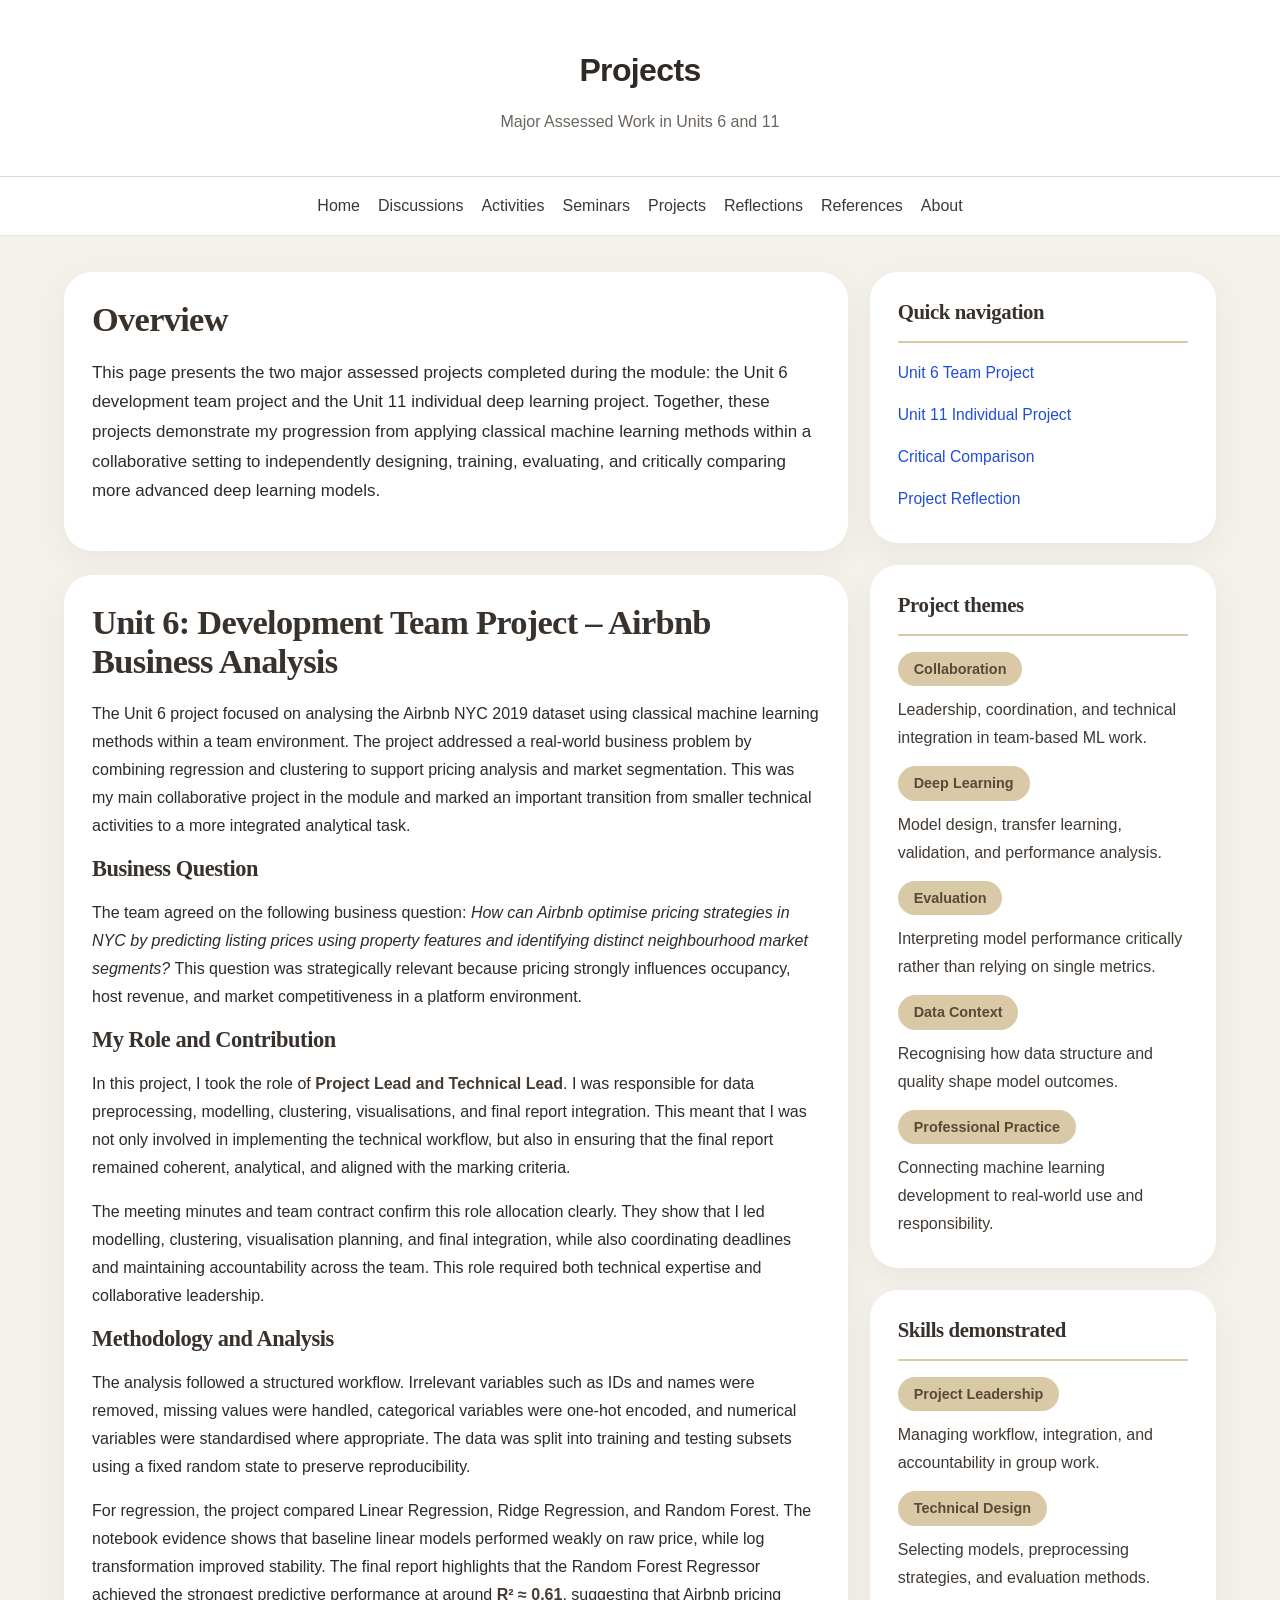
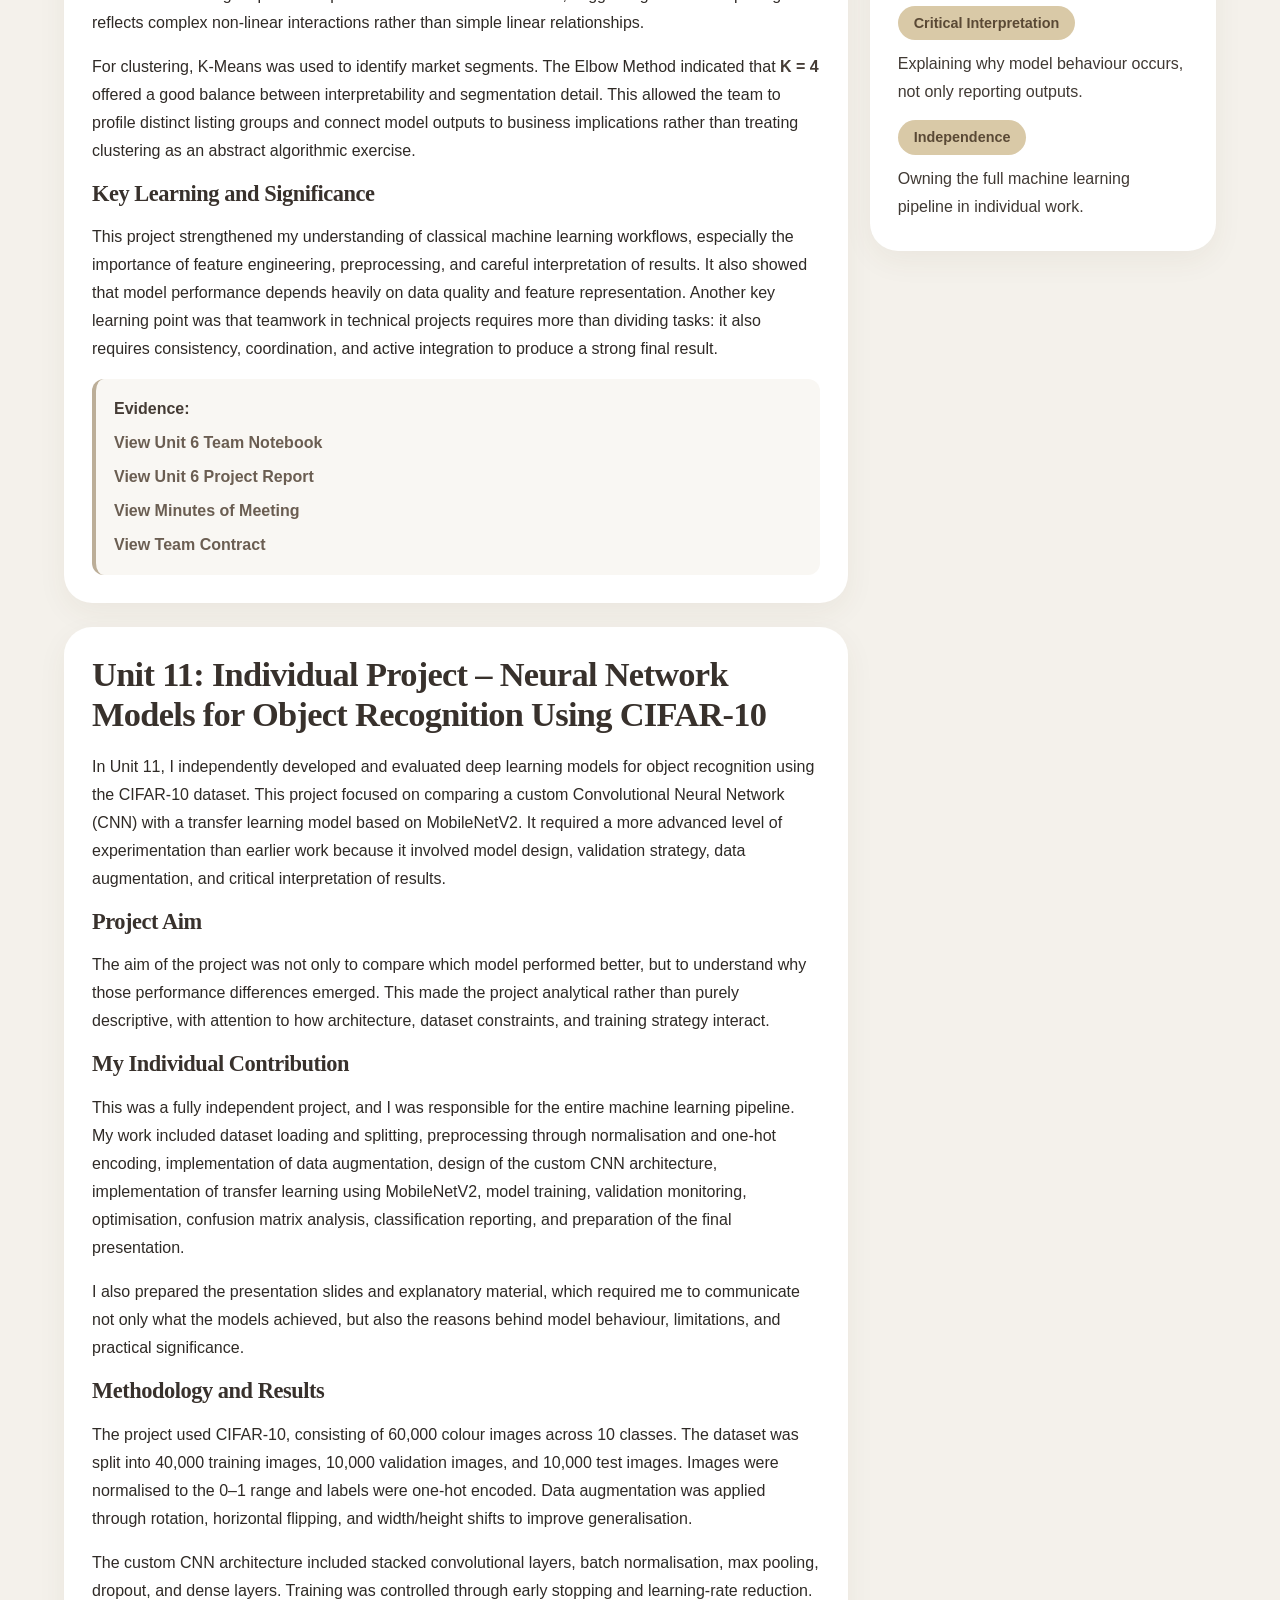
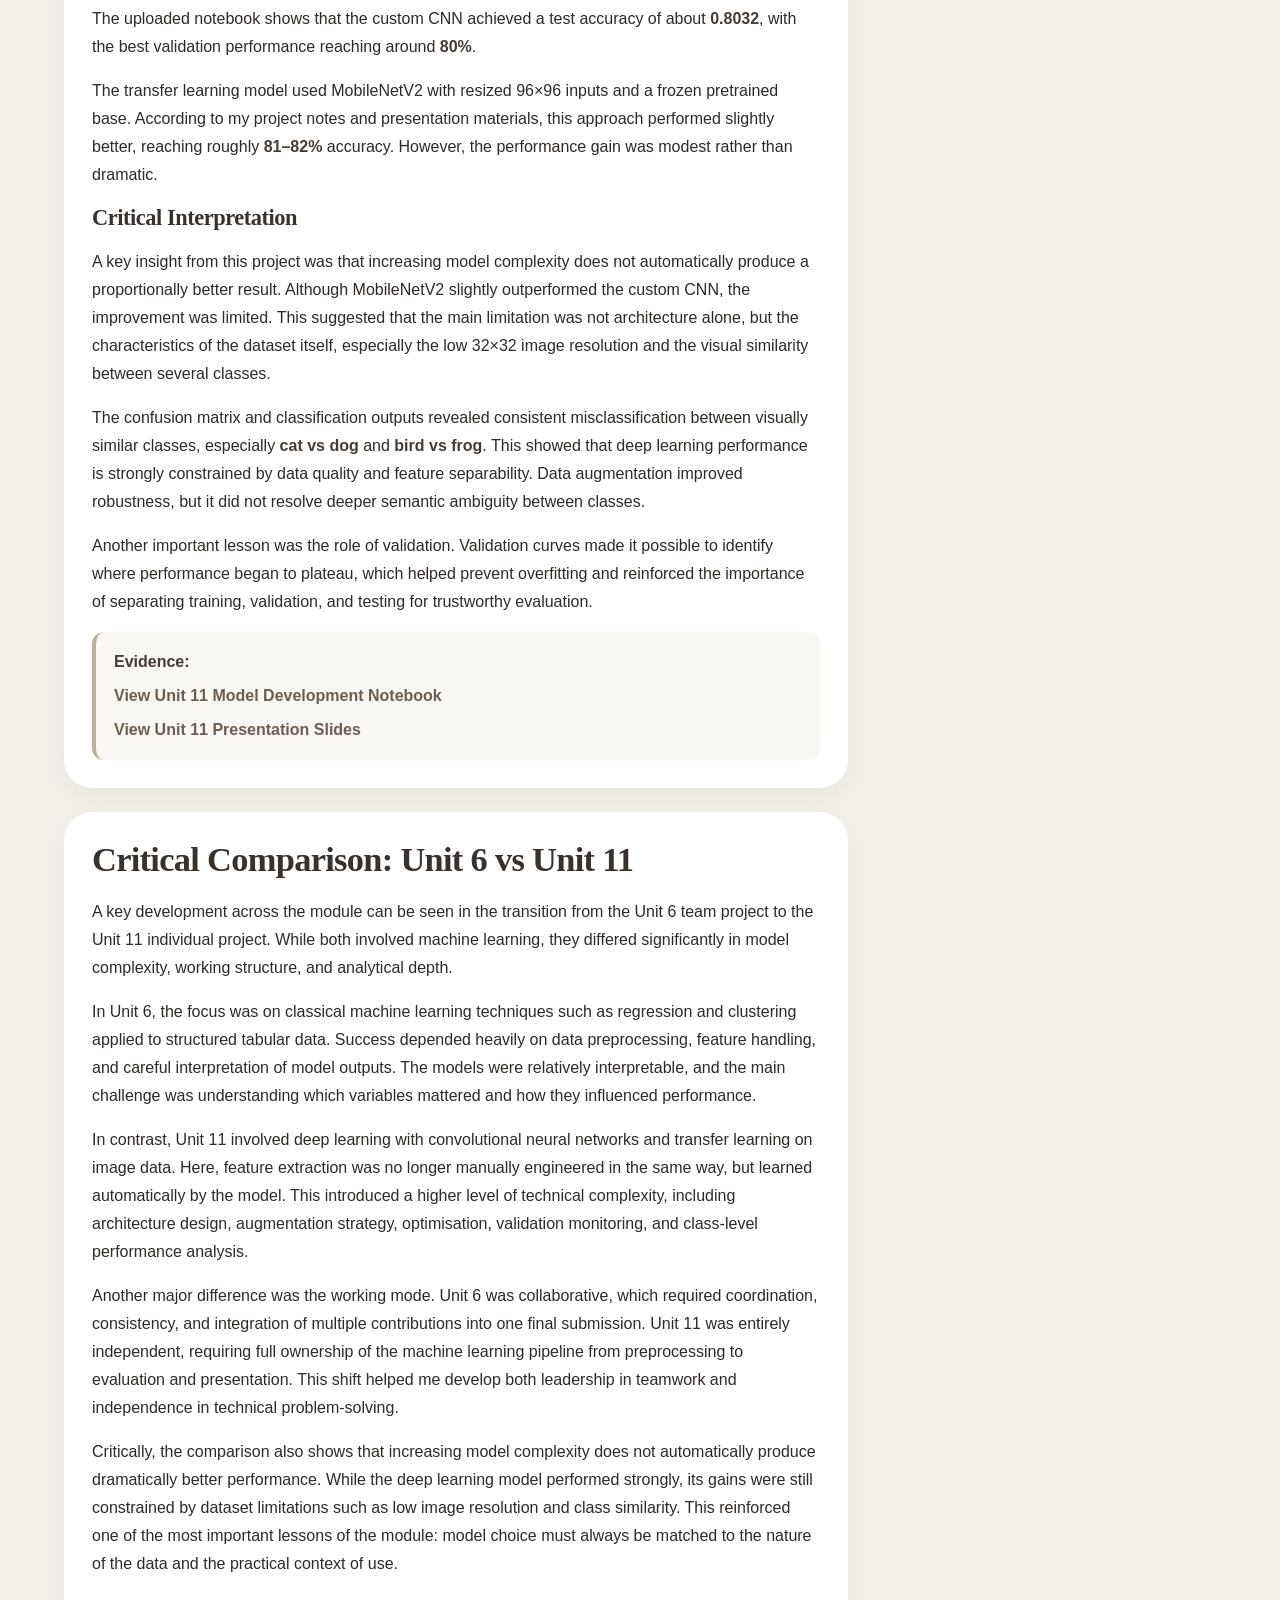
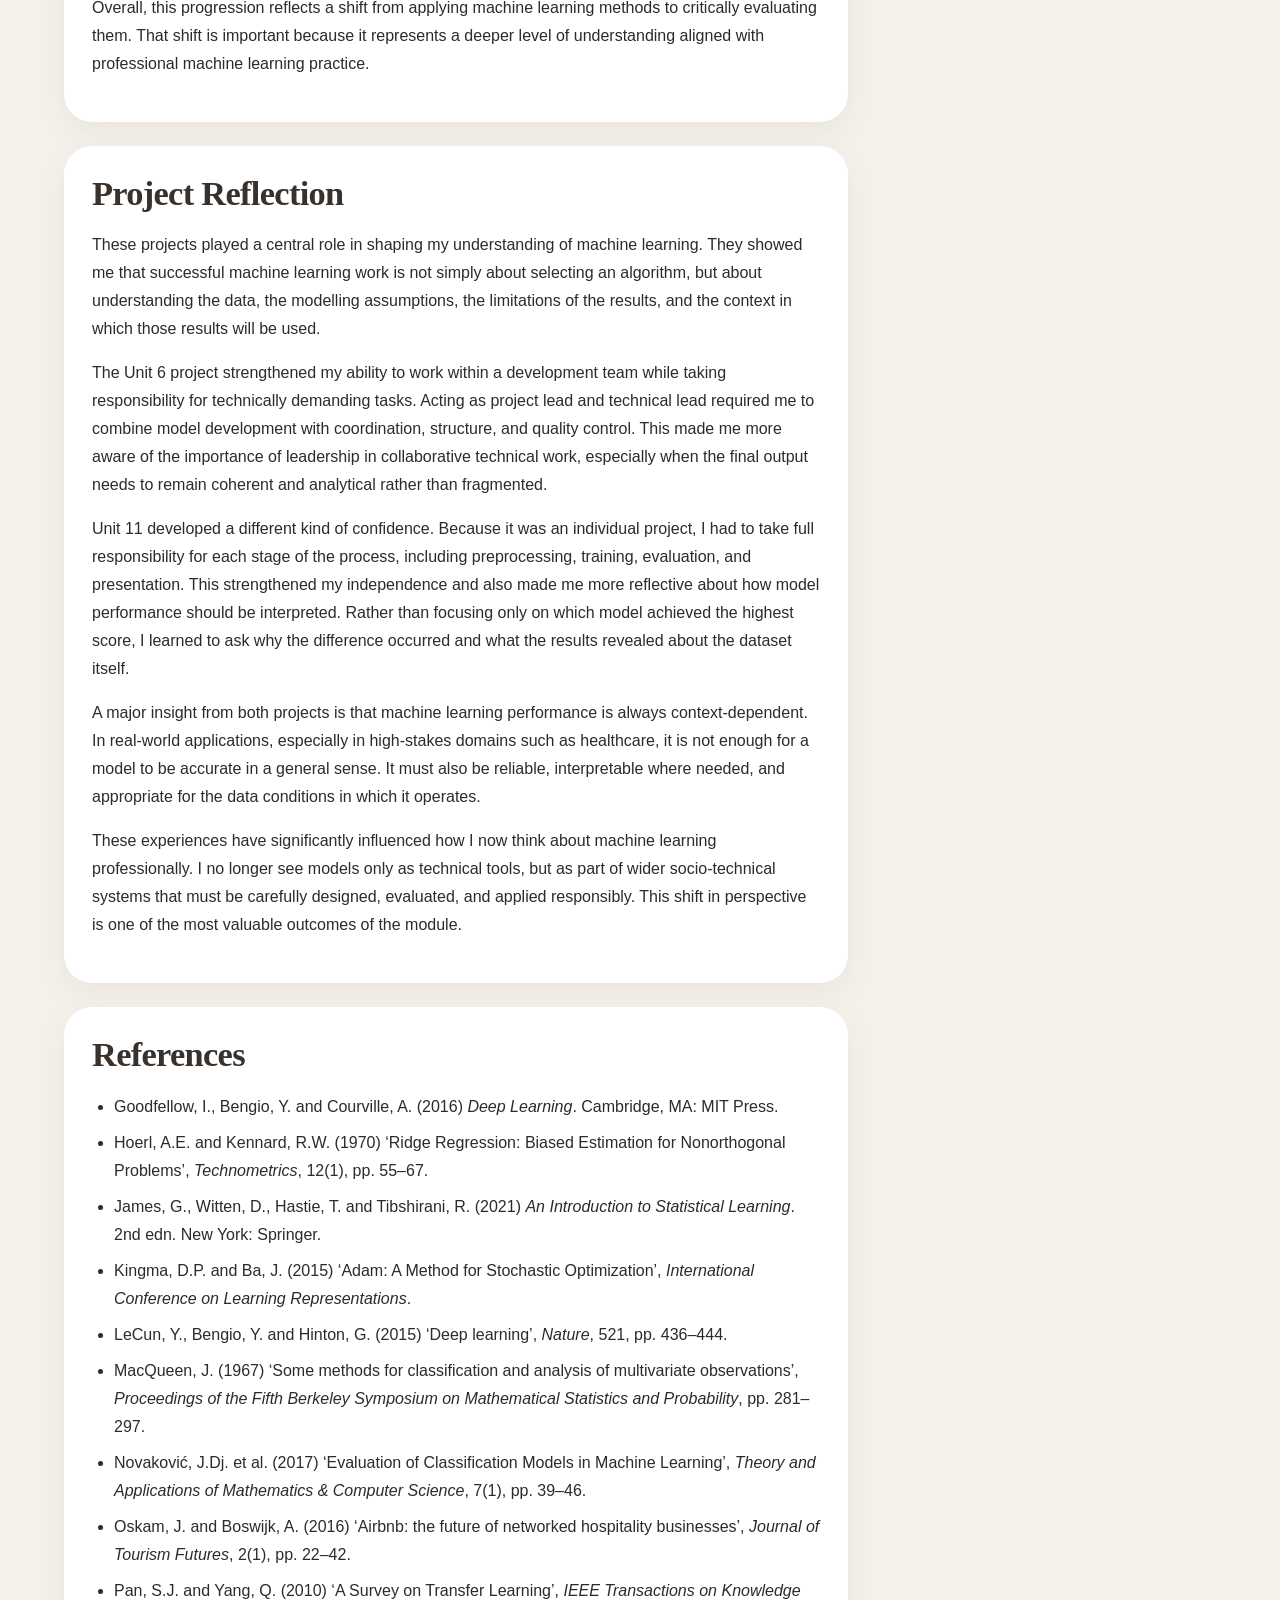
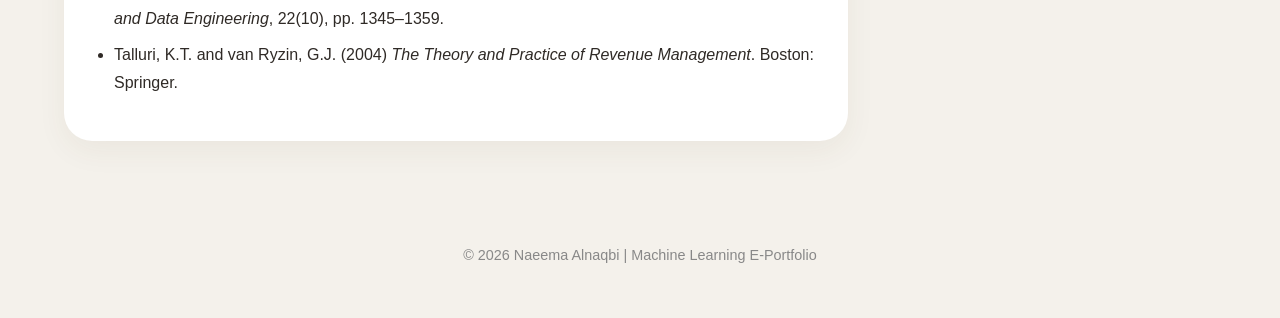
<file: projects.html>
<!DOCTYPE html>
<html lang="en">
<head>
    <meta charset="UTF-8">
    <meta name="viewport" content="width=device-width, initial-scale=1.0">
    <title>Projects | Machine Learning E-Portfolio</title>
    <link rel="stylesheet" href="style.css">
</head>
<body>

<header class="site-header">
    <div class="container">
        <h1>Projects</h1>
        <p>Major Assessed Work in Units 6 and 11</p>
    </div>
</header>

<nav class="navbar">
    <div class="container nav-links">
        <a href="index.html">Home</a>
        <a href="discussions.html">Discussions</a>
        <a href="activities.html">Activities</a>
        <a href="seminars.html">Seminars</a>
        <a href="projects.html">Projects</a>
        <a href="reflections.html">Reflections</a>
        <a href="references.html">References</a>
        <a href="about.html">About</a>
    </div>
</nav>

<main class="container">

    <div class="page-layout">

        <div class="main-column">

            <section class="card">
                <h2>Overview</h2>
                <p class="page-intro">
                    This page presents the two major assessed projects completed during the module:
                    the Unit 6 development team project and the Unit 11 individual deep learning project.
                    Together, these projects demonstrate my progression from applying classical machine
                    learning methods within a collaborative setting to independently designing, training,
                    evaluating, and critically comparing more advanced deep learning models.
                </p>
            </section>

            <section class="card section-anchor" id="unit6-project">
                <h2>Unit 6: Development Team Project – Airbnb Business Analysis</h2>

                <p>
                    The Unit 6 project focused on analysing the Airbnb NYC 2019 dataset using classical machine
                    learning methods within a team environment. The project addressed a real-world business problem
                    by combining regression and clustering to support pricing analysis and market segmentation.
                    This was my main collaborative project in the module and marked an important transition from
                    smaller technical activities to a more integrated analytical task.
                </p>

                <h3>Business Question</h3>
                <p>
                    The team agreed on the following business question:
                    <em>How can Airbnb optimise pricing strategies in NYC by predicting listing prices using property
                    features and identifying distinct neighbourhood market segments?</em>
                    This question was strategically relevant because pricing strongly influences occupancy, host revenue,
                    and market competitiveness in a platform environment.
                </p>

                <h3>My Role and Contribution</h3>
                <p>
                    In this project, I took the role of <strong>Project Lead and Technical Lead</strong>. I was responsible
                    for data preprocessing, modelling, clustering, visualisations, and final report integration.
                    This meant that I was not only involved in implementing the technical workflow, but also in ensuring
                    that the final report remained coherent, analytical, and aligned with the marking criteria.
                </p>

                <p>
                    The meeting minutes and team contract confirm this role allocation clearly. They show that I led
                    modelling, clustering, visualisation planning, and final integration, while also coordinating deadlines
                    and maintaining accountability across the team. This role required both technical expertise and
                    collaborative leadership.
                </p>

                <h3>Methodology and Analysis</h3>
                <p>
                    The analysis followed a structured workflow. Irrelevant variables such as IDs and names were removed,
                    missing values were handled, categorical variables were one-hot encoded, and numerical variables were
                    standardised where appropriate. The data was split into training and testing subsets using a fixed
                    random state to preserve reproducibility.
                </p>

                <p>
                    For regression, the project compared Linear Regression, Ridge Regression, and Random Forest.
                    The notebook evidence shows that baseline linear models performed weakly on raw price, while
                    log transformation improved stability. The final report highlights that the Random Forest Regressor
                    achieved the strongest predictive performance at around <strong>R² ≈ 0.61</strong>, suggesting that
                    Airbnb pricing reflects complex non-linear interactions rather than simple linear relationships.
                </p>

                <p>
                    For clustering, K-Means was used to identify market segments. The Elbow Method indicated that
                    <strong>K = 4</strong> offered a good balance between interpretability and segmentation detail.
                    This allowed the team to profile distinct listing groups and connect model outputs to business
                    implications rather than treating clustering as an abstract algorithmic exercise.
                </p>

                <h3>Key Learning and Significance</h3>
                <p>
                    This project strengthened my understanding of classical machine learning workflows, especially
                    the importance of feature engineering, preprocessing, and careful interpretation of results.
                    It also showed that model performance depends heavily on data quality and feature representation.
                    Another key learning point was that teamwork in technical projects requires more than dividing tasks:
                    it also requires consistency, coordination, and active integration to produce a strong final result.
                </p>

                <div class="evidence-box">
                    <strong>Evidence:</strong><br>
                    <a href="evidence/Airbnb_ML_Track1_Final_TeamB.ipynb%20-%20Colab.pdf" target="_blank">View Unit 6 Team Notebook</a><br>
                    <a href="evidence/Development%20Team%20Project-%20Project%20Report.pdf" target="_blank">View Unit 6 Project Report</a><br>
                    <a href="evidence/Minutes%20Of%20Meeting.docx" target="_blank">View Minutes of Meeting</a><br>
                    <a href="evidence/Team%20Contract%20.docx" target="_blank">View Team Contract</a>
                </div>
            </section>

            <section class="card section-anchor" id="unit11-project">
                <h2>Unit 11: Individual Project – Neural Network Models for Object Recognition Using CIFAR-10</h2>

                <p>
                    In Unit 11, I independently developed and evaluated deep learning models for object recognition
                    using the CIFAR-10 dataset. This project focused on comparing a custom Convolutional Neural Network
                    (CNN) with a transfer learning model based on MobileNetV2. It required a more advanced level of
                    experimentation than earlier work because it involved model design, validation strategy, data
                    augmentation, and critical interpretation of results.
                </p>

                <h3>Project Aim</h3>
                <p>
                    The aim of the project was not only to compare which model performed better, but to understand
                    why those performance differences emerged. This made the project analytical rather than purely
                    descriptive, with attention to how architecture, dataset constraints, and training strategy interact.
                </p>

                <h3>My Individual Contribution</h3>
                <p>
                    This was a fully independent project, and I was responsible for the entire machine learning pipeline.
                    My work included dataset loading and splitting, preprocessing through normalisation and one-hot
                    encoding, implementation of data augmentation, design of the custom CNN architecture, implementation
                    of transfer learning using MobileNetV2, model training, validation monitoring, optimisation,
                    confusion matrix analysis, classification reporting, and preparation of the final presentation.
                </p>

                <p>
                    I also prepared the presentation slides and explanatory material, which required me to communicate
                    not only what the models achieved, but also the reasons behind model behaviour, limitations, and
                    practical significance.
                </p>

                <h3>Methodology and Results</h3>
                <p>
                    The project used CIFAR-10, consisting of 60,000 colour images across 10 classes. The dataset
                    was split into 40,000 training images, 10,000 validation images, and 10,000 test images.
                    Images were normalised to the 0–1 range and labels were one-hot encoded. Data augmentation was
                    applied through rotation, horizontal flipping, and width/height shifts to improve generalisation.
                </p>

                <p>
                    The custom CNN architecture included stacked convolutional layers, batch normalisation, max pooling,
                    dropout, and dense layers. Training was controlled through early stopping and learning-rate reduction.
                    The uploaded notebook shows that the custom CNN achieved a test accuracy of about
                    <strong>0.8032</strong>, with the best validation performance reaching around <strong>80%</strong>.
                </p>

                <p>
                    The transfer learning model used MobileNetV2 with resized 96×96 inputs and a frozen pretrained base.
                    According to my project notes and presentation materials, this approach performed slightly better,
                    reaching roughly <strong>81–82%</strong> accuracy. However, the performance gain was modest rather
                    than dramatic.
                </p>

                <h3>Critical Interpretation</h3>
                <p>
                    A key insight from this project was that increasing model complexity does not automatically produce
                    a proportionally better result. Although MobileNetV2 slightly outperformed the custom CNN, the
                    improvement was limited. This suggested that the main limitation was not architecture alone, but
                    the characteristics of the dataset itself, especially the low 32×32 image resolution and the visual
                    similarity between several classes.
                </p>

                <p>
                    The confusion matrix and classification outputs revealed consistent misclassification between
                    visually similar classes, especially <strong>cat vs dog</strong> and <strong>bird vs frog</strong>.
                    This showed that deep learning performance is strongly constrained by data quality and feature
                    separability. Data augmentation improved robustness, but it did not resolve deeper semantic
                    ambiguity between classes.
                </p>

                <p>
                    Another important lesson was the role of validation. Validation curves made it possible to identify
                    where performance began to plateau, which helped prevent overfitting and reinforced the importance
                    of separating training, validation, and testing for trustworthy evaluation.
                </p>

                <div class="evidence-box">
                    <strong>Evidence:</strong><br>
                    <a href="evidence/individual_Presentation_CIFAR10_CNN_TransferLearning.ipynb%20-%20Colab.pdf" target="_blank">View Unit 11 Model Development Notebook</a><br>
                    <a href="evidence/Neural%20Network%20Models%20for%20Object%20Recognition%20Using%20CIFAR-10.pptx" target="_blank">View Unit 11 Presentation Slides</a><br>
                </div>
            </section>

            <section class="card section-anchor" id="comparison">
                <h2>Critical Comparison: Unit 6 vs Unit 11</h2>

                <p>
                    A key development across the module can be seen in the transition from the Unit 6 team project
                    to the Unit 11 individual project. While both involved machine learning, they differed significantly
                    in model complexity, working structure, and analytical depth.
                </p>

                <p>
                    In Unit 6, the focus was on classical machine learning techniques such as regression and clustering
                    applied to structured tabular data. Success depended heavily on data preprocessing, feature handling,
                    and careful interpretation of model outputs. The models were relatively interpretable, and the main
                    challenge was understanding which variables mattered and how they influenced performance.
                </p>

                <p>
                    In contrast, Unit 11 involved deep learning with convolutional neural networks and transfer learning
                    on image data. Here, feature extraction was no longer manually engineered in the same way, but learned
                    automatically by the model. This introduced a higher level of technical complexity, including
                    architecture design, augmentation strategy, optimisation, validation monitoring, and class-level
                    performance analysis.
                </p>

                <p>
                    Another major difference was the working mode. Unit 6 was collaborative, which required coordination,
                    consistency, and integration of multiple contributions into one final submission. Unit 11 was entirely
                    independent, requiring full ownership of the machine learning pipeline from preprocessing to evaluation
                    and presentation. This shift helped me develop both leadership in teamwork and independence in
                    technical problem-solving.
                </p>

                <p>
                    Critically, the comparison also shows that increasing model complexity does not automatically produce
                    dramatically better performance. While the deep learning model performed strongly, its gains were still
                    constrained by dataset limitations such as low image resolution and class similarity. This reinforced
                    one of the most important lessons of the module: model choice must always be matched to the nature of
                    the data and the practical context of use.
                </p>

                <p>
                    Overall, this progression reflects a shift from applying machine learning methods to critically
                    evaluating them. That shift is important because it represents a deeper level of understanding aligned
                    with professional machine learning practice.
                </p>
            </section>

            <section class="card section-anchor" id="project-reflection">
                <h2>Project Reflection</h2>

                <p>
                    These projects played a central role in shaping my understanding of machine learning. They showed me
                    that successful machine learning work is not simply about selecting an algorithm, but about understanding
                    the data, the modelling assumptions, the limitations of the results, and the context in which those
                    results will be used.
                </p>

                <p>
                    The Unit 6 project strengthened my ability to work within a development team while taking responsibility
                    for technically demanding tasks. Acting as project lead and technical lead required me to combine model
                    development with coordination, structure, and quality control. This made me more aware of the importance
                    of leadership in collaborative technical work, especially when the final output needs to remain coherent
                    and analytical rather than fragmented.
                </p>

                <p>
                    Unit 11 developed a different kind of confidence. Because it was an individual project, I had to take
                    full responsibility for each stage of the process, including preprocessing, training, evaluation, and
                    presentation. This strengthened my independence and also made me more reflective about how model
                    performance should be interpreted. Rather than focusing only on which model achieved the highest score,
                    I learned to ask why the difference occurred and what the results revealed about the dataset itself.
                </p>

                <p>
                    A major insight from both projects is that machine learning performance is always context-dependent.
                    In real-world applications, especially in high-stakes domains such as healthcare, it is not enough for
                    a model to be accurate in a general sense. It must also be reliable, interpretable where needed, and
                    appropriate for the data conditions in which it operates.
                </p>

                <p>
                    These experiences have significantly influenced how I now think about machine learning professionally.
                    I no longer see models only as technical tools, but as part of wider socio-technical systems that must
                    be carefully designed, evaluated, and applied responsibly. This shift in perspective is one of the most
                    valuable outcomes of the module.
                </p>
            </section>

            <section class="card">
                <h2>References</h2>
                <ul class="references-list">
                    <li>Goodfellow, I., Bengio, Y. and Courville, A. (2016) <em>Deep Learning</em>. Cambridge, MA: MIT Press.</li>
                    <li>Hoerl, A.E. and Kennard, R.W. (1970) ‘Ridge Regression: Biased Estimation for Nonorthogonal Problems’, <em>Technometrics</em>, 12(1), pp. 55–67.</li>
                    <li>James, G., Witten, D., Hastie, T. and Tibshirani, R. (2021) <em>An Introduction to Statistical Learning</em>. 2nd edn. New York: Springer.</li>
                    <li>Kingma, D.P. and Ba, J. (2015) ‘Adam: A Method for Stochastic Optimization’, <em>International Conference on Learning Representations</em>.</li>
                    <li>LeCun, Y., Bengio, Y. and Hinton, G. (2015) ‘Deep learning’, <em>Nature</em>, 521, pp. 436–444.</li>
                    <li>MacQueen, J. (1967) ‘Some methods for classification and analysis of multivariate observations’, <em>Proceedings of the Fifth Berkeley Symposium on Mathematical Statistics and Probability</em>, pp. 281–297.</li>
                    <li>Novaković, J.Dj. et al. (2017) ‘Evaluation of Classification Models in Machine Learning’, <em>Theory and Applications of Mathematics & Computer Science</em>, 7(1), pp. 39–46.</li>
                    <li>Oskam, J. and Boswijk, A. (2016) ‘Airbnb: the future of networked hospitality businesses’, <em>Journal of Tourism Futures</em>, 2(1), pp. 22–42.</li>
                    <li>Pan, S.J. and Yang, Q. (2010) ‘A Survey on Transfer Learning’, <em>IEEE Transactions on Knowledge and Data Engineering</em>, 22(10), pp. 1345–1359.</li>
                    <li>Talluri, K.T. and van Ryzin, G.J. (2004) <em>The Theory and Practice of Revenue Management</em>. Boston: Springer.</li>
                </ul>
            </section>

        </div>

        <aside class="sidebar-column">

            <div class="sidebar-card">
                <h3>Quick navigation</h3>
                <ul class="sidebar-links">
                    <li><a href="#unit6-project">Unit 6 Team Project</a></li>
                    <li><a href="#unit11-project">Unit 11 Individual Project</a></li>
                    <li><a href="#comparison">Critical Comparison</a></li>
                    <li><a href="#project-reflection">Project Reflection</a></li>
                </ul>
            </div>

            <div class="sidebar-card">
                <h3>Project themes</h3>
                <div class="tag-list">
                    <div class="tag-item">
                        <span class="tag">Collaboration</span>
                        <span class="tag-text">Leadership, coordination, and technical integration in team-based ML work.</span>
                    </div>
                    <div class="tag-item">
                        <span class="tag">Deep Learning</span>
                        <span class="tag-text">Model design, transfer learning, validation, and performance analysis.</span>
                    </div>
                    <div class="tag-item">
                        <span class="tag">Evaluation</span>
                        <span class="tag-text">Interpreting model performance critically rather than relying on single metrics.</span>
                    </div>
                    <div class="tag-item">
                        <span class="tag">Data Context</span>
                        <span class="tag-text">Recognising how data structure and quality shape model outcomes.</span>
                    </div>
                    <div class="tag-item">
                        <span class="tag">Professional Practice</span>
                        <span class="tag-text">Connecting machine learning development to real-world use and responsibility.</span>
                    </div>
                </div>
            </div>

            <div class="sidebar-card">
                <h3>Skills demonstrated</h3>
                <div class="tag-list">
                    <div class="tag-item">
                        <span class="tag">Project Leadership</span>
                        <span class="tag-text">Managing workflow, integration, and accountability in group work.</span>
                    </div>
                    <div class="tag-item">
                        <span class="tag">Technical Design</span>
                        <span class="tag-text">Selecting models, preprocessing strategies, and evaluation methods.</span>
                    </div>
                    <div class="tag-item">
                        <span class="tag">Critical Interpretation</span>
                        <span class="tag-text">Explaining why model behaviour occurs, not only reporting outputs.</span>
                    </div>
                    <div class="tag-item">
                        <span class="tag">Independence</span>
                        <span class="tag-text">Owning the full machine learning pipeline in individual work.</span>
                    </div>
                </div>
            </div>

        </aside>

    </div>

</main>

<footer class="site-footer">
    <div class="container">
        <p>© 2026 Naeema Alnaqbi | Machine Learning E-Portfolio</p>
    </div>
</footer>

</body>
</html>
</file>
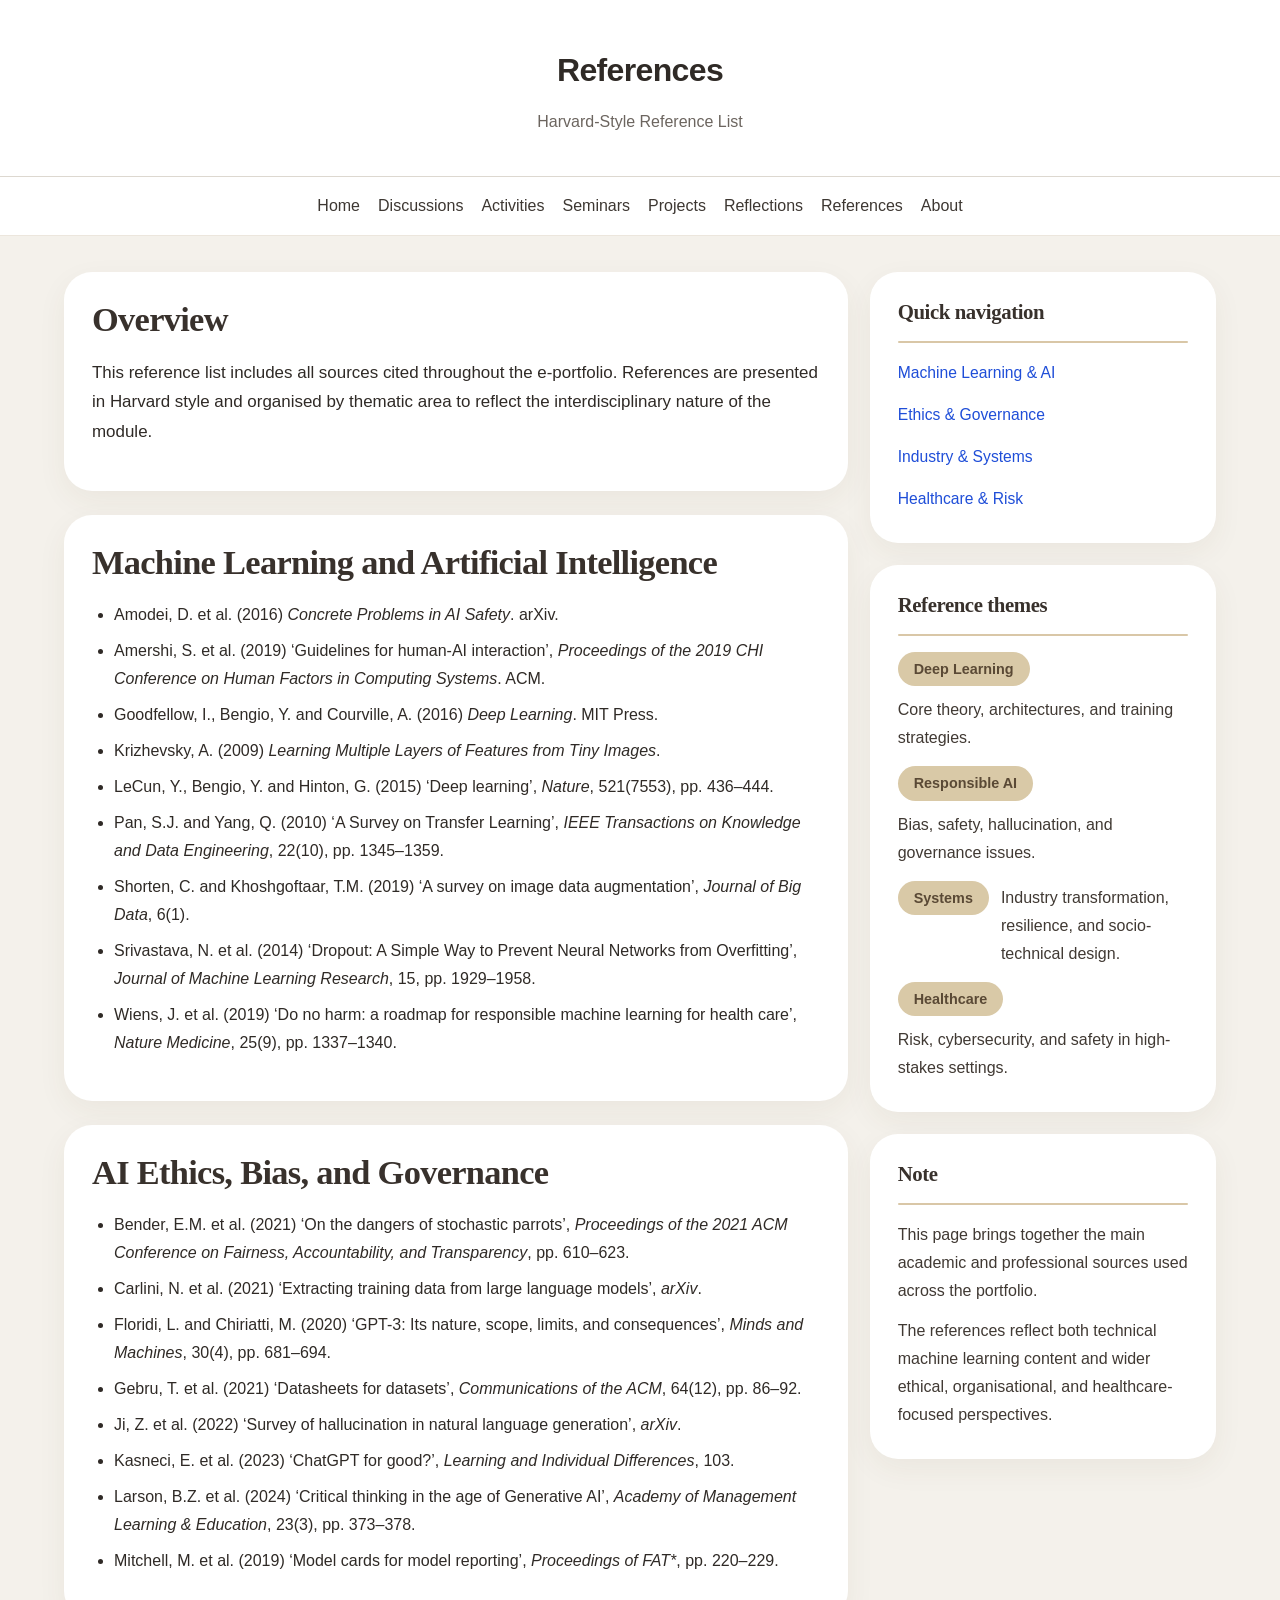
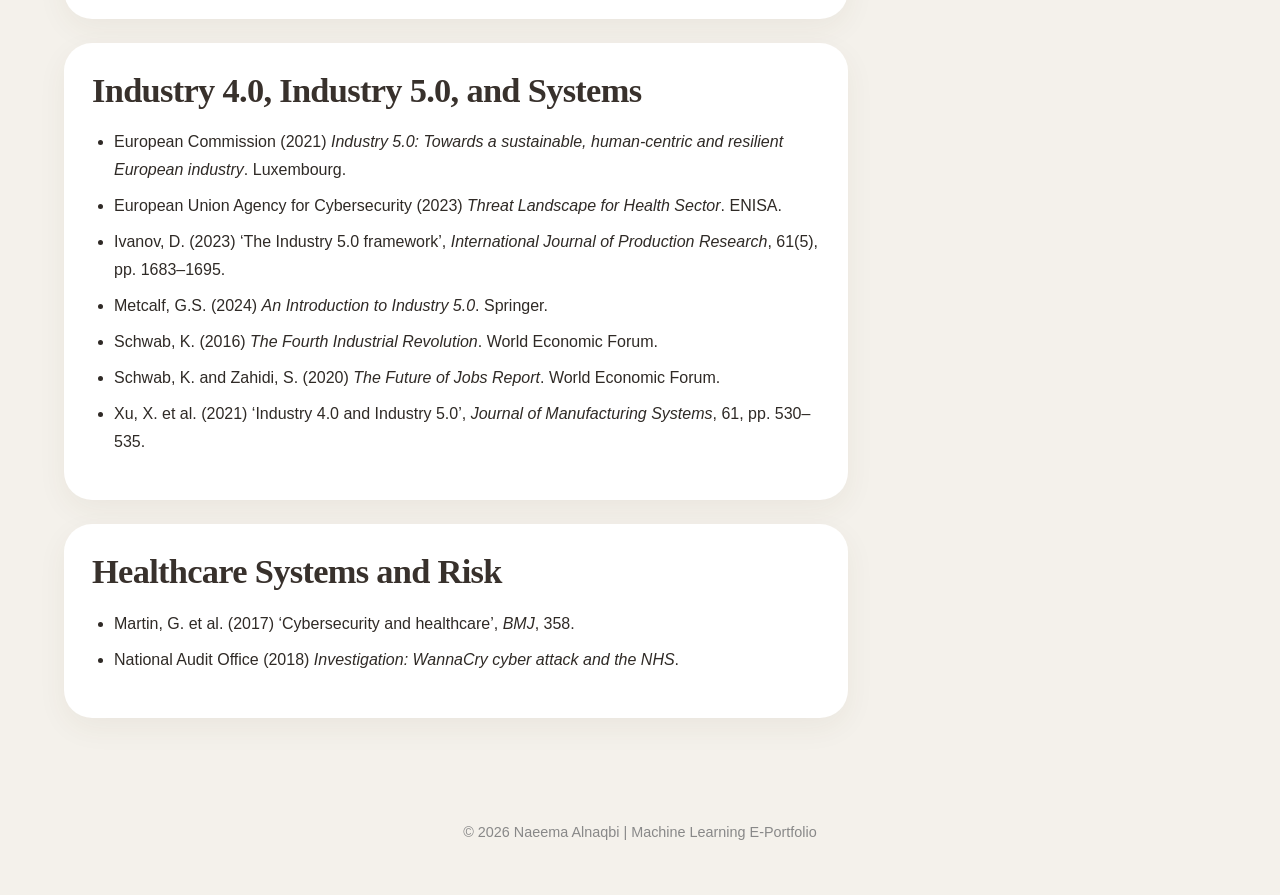
<file: references.html>
<!DOCTYPE html>
<html lang="en">
<head>
    <meta charset="UTF-8">
    <meta name="viewport" content="width=device-width, initial-scale=1.0">
    <title>References | Machine Learning E-Portfolio</title>
    <link rel="stylesheet" href="style.css">
</head>
<body>

<header class="site-header">
    <div class="container">
        <h1>References</h1>
        <p>Harvard-Style Reference List</p>
    </div>
</header>

<nav class="navbar">
    <div class="container nav-links">
        <a href="index.html">Home</a>
        <a href="discussions.html">Discussions</a>
        <a href="activities.html">Activities</a>
        <a href="seminars.html">Seminars</a>
        <a href="projects.html">Projects</a>
        <a href="reflections.html">Reflections</a>
        <a href="references.html">References</a>
        <a href="about.html">About</a>
    </div>
</nav>

<main class="container">

    <div class="page-layout">

        <div class="main-column">

            <section class="card">
                <h2>Overview</h2>
                <p class="page-intro">
                    This reference list includes all sources cited throughout the e-portfolio.
                    References are presented in Harvard style and organised by thematic area
                    to reflect the interdisciplinary nature of the module.
                </p>
            </section>

            <section class="card section-anchor" id="ml-ai">
                <h2>Machine Learning and Artificial Intelligence</h2>
                <ul class="references-list">
                    <li>Amodei, D. et al. (2016) <em>Concrete Problems in AI Safety</em>. arXiv.</li>
                    <li>Amershi, S. et al. (2019) ‘Guidelines for human-AI interaction’, <em>Proceedings of the 2019 CHI Conference on Human Factors in Computing Systems</em>. ACM.</li>
                    <li>Goodfellow, I., Bengio, Y. and Courville, A. (2016) <em>Deep Learning</em>. MIT Press.</li>
                    <li>Krizhevsky, A. (2009) <em>Learning Multiple Layers of Features from Tiny Images</em>.</li>
                    <li>LeCun, Y., Bengio, Y. and Hinton, G. (2015) ‘Deep learning’, <em>Nature</em>, 521(7553), pp. 436–444.</li>
                    <li>Pan, S.J. and Yang, Q. (2010) ‘A Survey on Transfer Learning’, <em>IEEE Transactions on Knowledge and Data Engineering</em>, 22(10), pp. 1345–1359.</li>
                    <li>Shorten, C. and Khoshgoftaar, T.M. (2019) ‘A survey on image data augmentation’, <em>Journal of Big Data</em>, 6(1).</li>
                    <li>Srivastava, N. et al. (2014) ‘Dropout: A Simple Way to Prevent Neural Networks from Overfitting’, <em>Journal of Machine Learning Research</em>, 15, pp. 1929–1958.</li>
                    <li>Wiens, J. et al. (2019) ‘Do no harm: a roadmap for responsible machine learning for health care’, <em>Nature Medicine</em>, 25(9), pp. 1337–1340.</li>
                </ul>
            </section>

            <section class="card section-anchor" id="ethics-governance">
                <h2>AI Ethics, Bias, and Governance</h2>
                <ul class="references-list">
                    <li>Bender, E.M. et al. (2021) ‘On the dangers of stochastic parrots’, <em>Proceedings of the 2021 ACM Conference on Fairness, Accountability, and Transparency</em>, pp. 610–623.</li>
                    <li>Carlini, N. et al. (2021) ‘Extracting training data from large language models’, <em>arXiv</em>.</li>
                    <li>Floridi, L. and Chiriatti, M. (2020) ‘GPT-3: Its nature, scope, limits, and consequences’, <em>Minds and Machines</em>, 30(4), pp. 681–694.</li>
                    <li>Gebru, T. et al. (2021) ‘Datasheets for datasets’, <em>Communications of the ACM</em>, 64(12), pp. 86–92.</li>
                    <li>Ji, Z. et al. (2022) ‘Survey of hallucination in natural language generation’, <em>arXiv</em>.</li>
                    <li>Kasneci, E. et al. (2023) ‘ChatGPT for good?’, <em>Learning and Individual Differences</em>, 103.</li>
                    <li>Larson, B.Z. et al. (2024) ‘Critical thinking in the age of Generative AI’, <em>Academy of Management Learning &amp; Education</em>, 23(3), pp. 373–378.</li>
                    <li>Mitchell, M. et al. (2019) ‘Model cards for model reporting’, <em>Proceedings of FAT*</em>, pp. 220–229.</li>
                </ul>
            </section>

            <section class="card section-anchor" id="industry-systems">
                <h2>Industry 4.0, Industry 5.0, and Systems</h2>
                <ul class="references-list">
                    <li>European Commission (2021) <em>Industry 5.0: Towards a sustainable, human-centric and resilient European industry</em>. Luxembourg.</li>
                    <li>European Union Agency for Cybersecurity (2023) <em>Threat Landscape for Health Sector</em>. ENISA.</li>
                    <li>Ivanov, D. (2023) ‘The Industry 5.0 framework’, <em>International Journal of Production Research</em>, 61(5), pp. 1683–1695.</li>
                    <li>Metcalf, G.S. (2024) <em>An Introduction to Industry 5.0</em>. Springer.</li>
                    <li>Schwab, K. (2016) <em>The Fourth Industrial Revolution</em>. World Economic Forum.</li>
                    <li>Schwab, K. and Zahidi, S. (2020) <em>The Future of Jobs Report</em>. World Economic Forum.</li>
                    <li>Xu, X. et al. (2021) ‘Industry 4.0 and Industry 5.0’, <em>Journal of Manufacturing Systems</em>, 61, pp. 530–535.</li>
                </ul>
            </section>

            <section class="card section-anchor" id="healthcare-risk">
                <h2>Healthcare Systems and Risk</h2>
                <ul class="references-list">
                    <li>Martin, G. et al. (2017) ‘Cybersecurity and healthcare’, <em>BMJ</em>, 358.</li>
                    <li>National Audit Office (2018) <em>Investigation: WannaCry cyber attack and the NHS</em>.</li>
                </ul>
            </section>

        </div>

        <aside class="sidebar-column">

            <div class="sidebar-card">
                <h3>Quick navigation</h3>
                <ul class="sidebar-links">
                    <li><a href="#ml-ai">Machine Learning &amp; AI</a></li>
                    <li><a href="#ethics-governance">Ethics &amp; Governance</a></li>
                    <li><a href="#industry-systems">Industry &amp; Systems</a></li>
                    <li><a href="#healthcare-risk">Healthcare &amp; Risk</a></li>
                </ul>
            </div>

            <div class="sidebar-card">
                <h3>Reference themes</h3>
                <div class="tag-list">
                    <div class="tag-item">
                        <span class="tag">Deep Learning</span>
                        <span class="tag-text">Core theory, architectures, and training strategies.</span>
                    </div>
                    <div class="tag-item">
                        <span class="tag">Responsible AI</span>
                        <span class="tag-text">Bias, safety, hallucination, and governance issues.</span>
                    </div>
                    <div class="tag-item">
                        <span class="tag">Systems</span>
                        <span class="tag-text">Industry transformation, resilience, and socio-technical design.</span>
                    </div>
                    <div class="tag-item">
                        <span class="tag">Healthcare</span>
                        <span class="tag-text">Risk, cybersecurity, and safety in high-stakes settings.</span>
                    </div>
                </div>
            </div>

            <div class="sidebar-card">
                <h3>Note</h3>
                <div class="sidebar-text">
                    <p>This page brings together the main academic and professional sources used across the portfolio.</p>
                    <p>The references reflect both technical machine learning content and wider ethical, organisational, and healthcare-focused perspectives.</p>
                </div>
            </div>

        </aside>

    </div>

</main>

<footer class="site-footer">
    <div class="container">
        <p>© 2026 Naeema Alnaqbi | Machine Learning E-Portfolio</p>
    </div>
</footer>

</body>
</html>
</file>
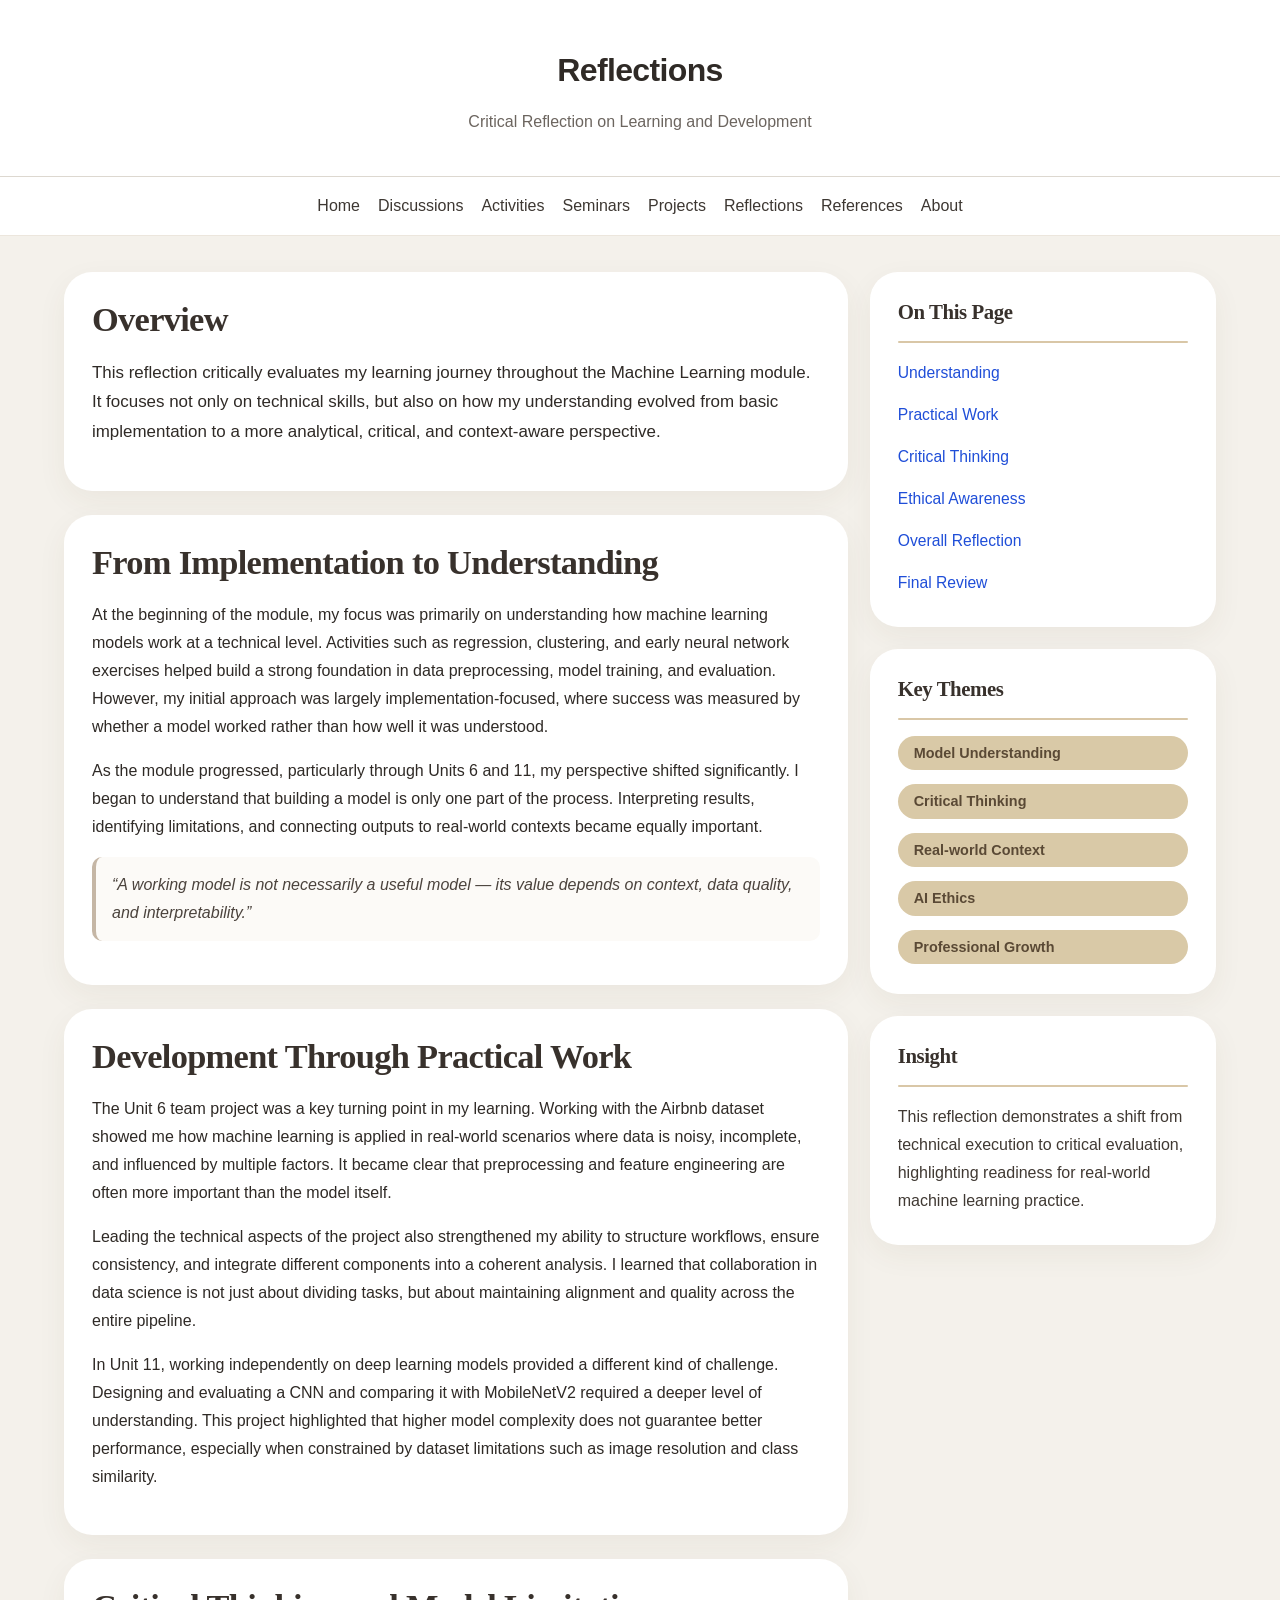
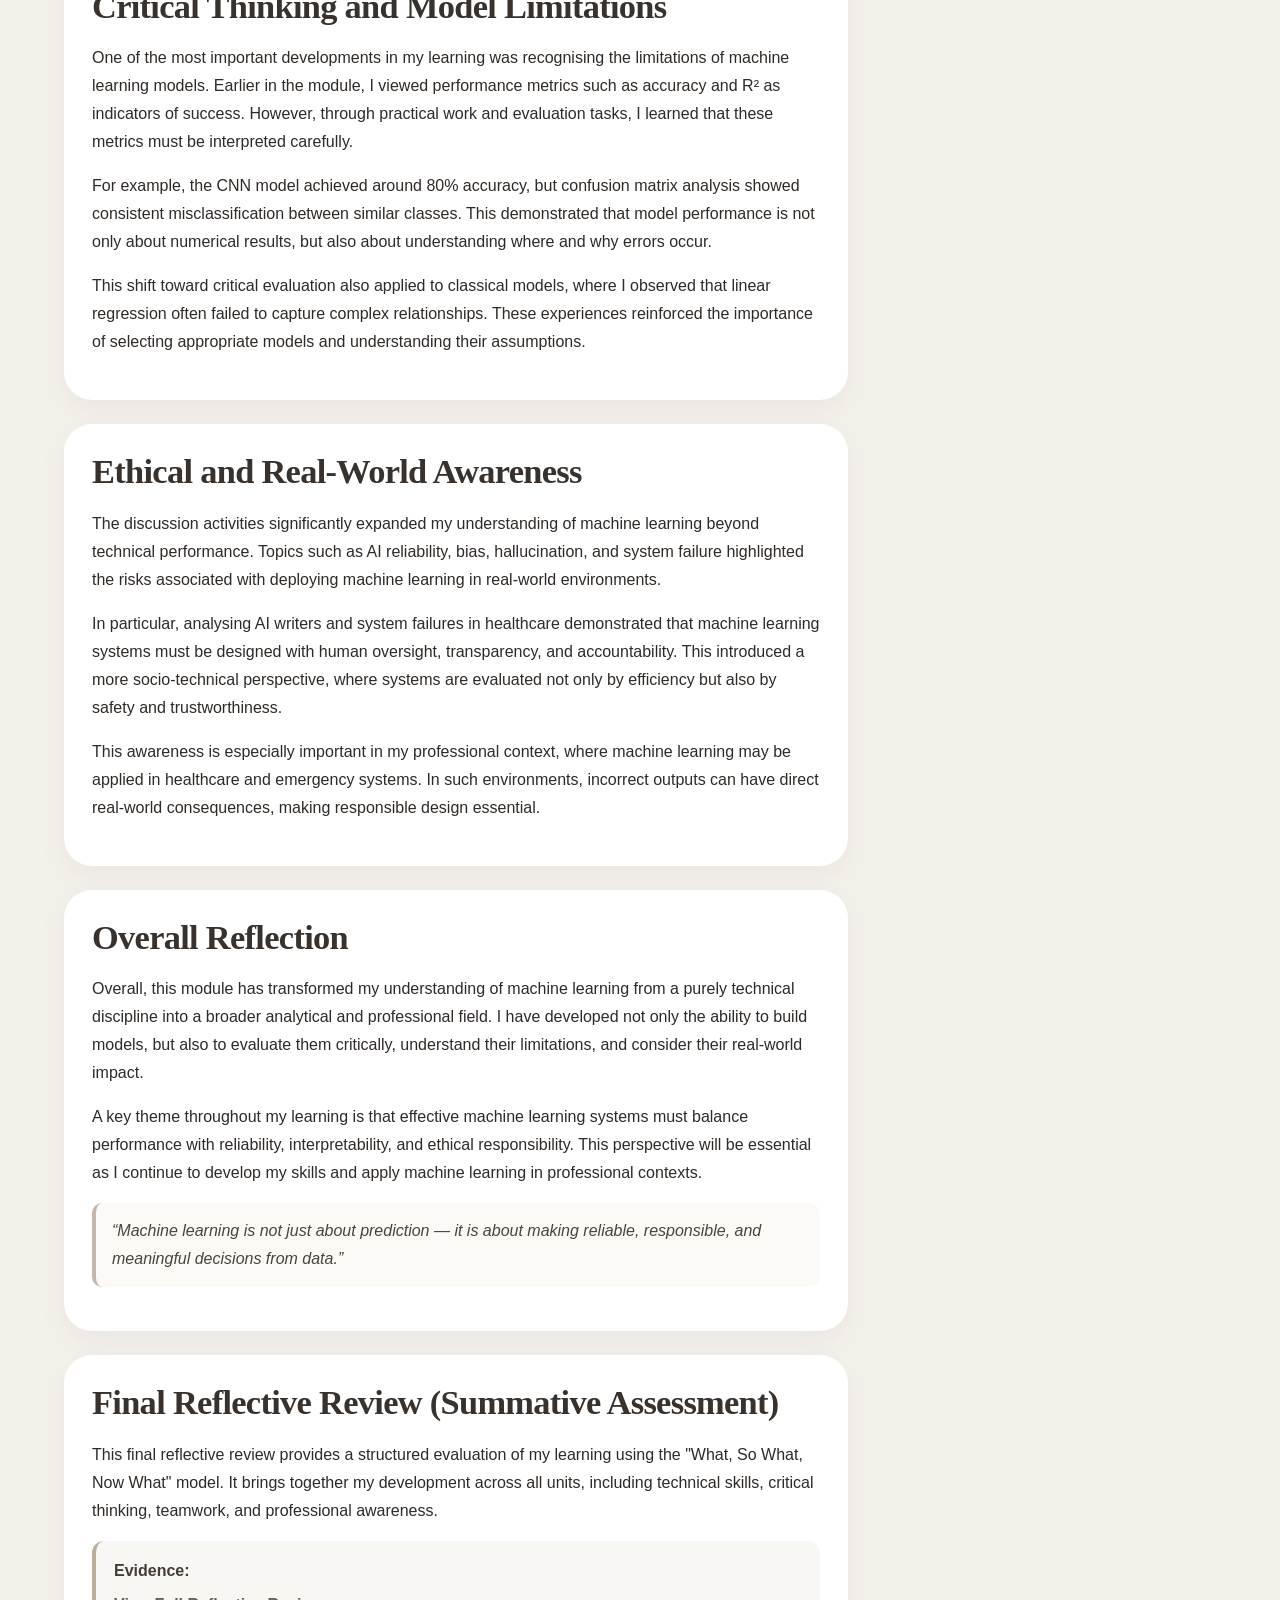
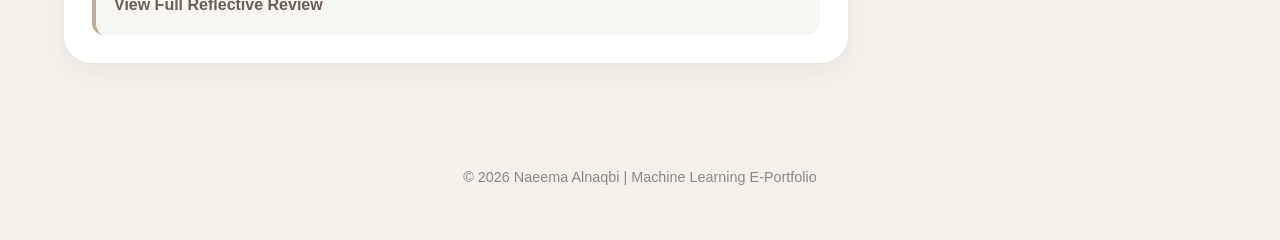
<file: reflections.html>
<!DOCTYPE html>
<html lang="en">
<head>
    <meta charset="UTF-8">
    <meta name="viewport" content="width=device-width, initial-scale=1.0">
    <title>Reflections | Machine Learning E-Portfolio</title>
    <link rel="stylesheet" href="style.css">
</head>
<body>

<header class="site-header">
    <div class="container">
        <h1>Reflections</h1>
        <p>Critical Reflection on Learning and Development</p>
    </div>
</header>

<nav class="navbar">
    <div class="container nav-links">
        <a href="index.html">Home</a>
        <a href="discussions.html">Discussions</a>
        <a href="activities.html">Activities</a>
        <a href="seminars.html">Seminars</a>
        <a href="projects.html">Projects</a>
        <a href="reflections.html">Reflections</a>
        <a href="references.html">References</a>
        <a href="about.html">About</a>
    </div>
</nav>

<main class="container">

<div class="page-layout">

<!-- MAIN CONTENT -->
<div class="main-column">

    <section class="card">
        <h2>Overview</h2>
        <p class="page-intro">
            This reflection critically evaluates my learning journey throughout the Machine Learning module.
            It focuses not only on technical skills, but also on how my understanding evolved from basic
            implementation to a more analytical, critical, and context-aware perspective.
        </p>
    </section>

    <section class="card section-anchor" id="understanding">
        <h2>From Implementation to Understanding</h2>

        <p>
            At the beginning of the module, my focus was primarily on understanding how machine learning
            models work at a technical level. Activities such as regression, clustering, and early neural
            network exercises helped build a strong foundation in data preprocessing, model training, and
            evaluation. However, my initial approach was largely implementation-focused, where success was
            measured by whether a model worked rather than how well it was understood.
        </p>

        <p>
            As the module progressed, particularly through Units 6 and 11, my perspective shifted significantly.
            I began to understand that building a model is only one part of the process. Interpreting results,
            identifying limitations, and connecting outputs to real-world contexts became equally important.
        </p>

        <div class="quote-box">
            “A working model is not necessarily a useful model — its value depends on context, data quality, and interpretability.”
        </div>
    </section>

    <section class="card section-anchor" id="practical">
        <h2>Development Through Practical Work</h2>

        <p>
            The Unit 6 team project was a key turning point in my learning. Working with the Airbnb dataset
            showed me how machine learning is applied in real-world scenarios where data is noisy, incomplete,
            and influenced by multiple factors. It became clear that preprocessing and feature engineering
            are often more important than the model itself.
        </p>

        <p>
            Leading the technical aspects of the project also strengthened my ability to structure workflows,
            ensure consistency, and integrate different components into a coherent analysis. I learned that
            collaboration in data science is not just about dividing tasks, but about maintaining alignment
            and quality across the entire pipeline.
        </p>

        <p>
            In Unit 11, working independently on deep learning models provided a different kind of challenge.
            Designing and evaluating a CNN and comparing it with MobileNetV2 required a deeper level of
            understanding. This project highlighted that higher model complexity does not guarantee better
            performance, especially when constrained by dataset limitations such as image resolution and
            class similarity.
        </p>
    </section>

    <section class="card section-anchor" id="critical">
        <h2>Critical Thinking and Model Limitations</h2>

        <p>
            One of the most important developments in my learning was recognising the limitations of machine
            learning models. Earlier in the module, I viewed performance metrics such as accuracy and R² as
            indicators of success. However, through practical work and evaluation tasks, I learned that these
            metrics must be interpreted carefully.
        </p>

        <p>
            For example, the CNN model achieved around 80% accuracy, but confusion matrix analysis showed
            consistent misclassification between similar classes. This demonstrated that model performance
            is not only about numerical results, but also about understanding where and why errors occur.
        </p>

        <p>
            This shift toward critical evaluation also applied to classical models, where I observed that
            linear regression often failed to capture complex relationships. These experiences reinforced
            the importance of selecting appropriate models and understanding their assumptions.
        </p>
    </section>

    <section class="card section-anchor" id="ethics">
        <h2>Ethical and Real-World Awareness</h2>

        <p>
            The discussion activities significantly expanded my understanding of machine learning beyond
            technical performance. Topics such as AI reliability, bias, hallucination, and system failure
            highlighted the risks associated with deploying machine learning in real-world environments.
        </p>

        <p>
            In particular, analysing AI writers and system failures in healthcare demonstrated that machine
            learning systems must be designed with human oversight, transparency, and accountability.
            This introduced a more socio-technical perspective, where systems are evaluated not only by
            efficiency but also by safety and trustworthiness.
        </p>

        <p>
            This awareness is especially important in my professional context, where machine learning may
            be applied in healthcare and emergency systems. In such environments, incorrect outputs can
            have direct real-world consequences, making responsible design essential.
        </p>
    </section>

    <section class="card section-anchor" id="overall">
        <h2>Overall Reflection</h2>

        <p>
            Overall, this module has transformed my understanding of machine learning from a purely technical
            discipline into a broader analytical and professional field. I have developed not only the ability
            to build models, but also to evaluate them critically, understand their limitations, and consider
            their real-world impact.
        </p>

        <p>
            A key theme throughout my learning is that effective machine learning systems must balance
            performance with reliability, interpretability, and ethical responsibility. This perspective
            will be essential as I continue to develop my skills and apply machine learning in professional
            contexts.
        </p>

        <div class="quote-box">
            “Machine learning is not just about prediction — it is about making reliable, responsible, and meaningful decisions from data.”
        </div>
    </section>

    <section class="card section-anchor" id="final-review">
        <h2>Final Reflective Review (Summative Assessment)</h2>

        <p>
            This final reflective review provides a structured evaluation of my learning
            using the "What, So What, Now What" model. It brings together my development
            across all units, including technical skills, critical thinking, teamwork,
            and professional awareness.
        </p>

        <div class="evidence-box">
            <strong>Evidence:</strong><br>
            <a href="evidence/Final Reflective Review.docx" target="_blank">
                View Full Reflective Review
            </a>
        </div>
    </section>

</div>

<!-- SIDEBAR -->
<aside class="sidebar-column">

    <div class="sidebar-card">
        <h3>On This Page</h3>
        <ul class="sidebar-links">
            <li><a href="#understanding">Understanding</a></li>
            <li><a href="#practical">Practical Work</a></li>
            <li><a href="#critical">Critical Thinking</a></li>
            <li><a href="#ethics">Ethical Awareness</a></li>
            <li><a href="#overall">Overall Reflection</a></li>
            <li><a href="#final-review">Final Review</a></li>
        </ul>
    </div>

    <div class="sidebar-card">
        <h3>Key Themes</h3>
        <div class="tag-list">
            <span class="tag">Model Understanding</span>
            <span class="tag">Critical Thinking</span>
            <span class="tag">Real-world Context</span>
            <span class="tag">AI Ethics</span>
            <span class="tag">Professional Growth</span>
        </div>
    </div>

    <div class="sidebar-card">
        <h3>Insight</h3>
        <p class="sidebar-text">
            This reflection demonstrates a shift from technical execution to critical evaluation,
            highlighting readiness for real-world machine learning practice.
        </p>
    </div>

</aside>

</div>

</main>

<footer class="site-footer">
    <div class="container">
        <p>© 2026 Naeema Alnaqbi | Machine Learning E-Portfolio</p>
    </div>
</footer>

</body>
</html>
</file>
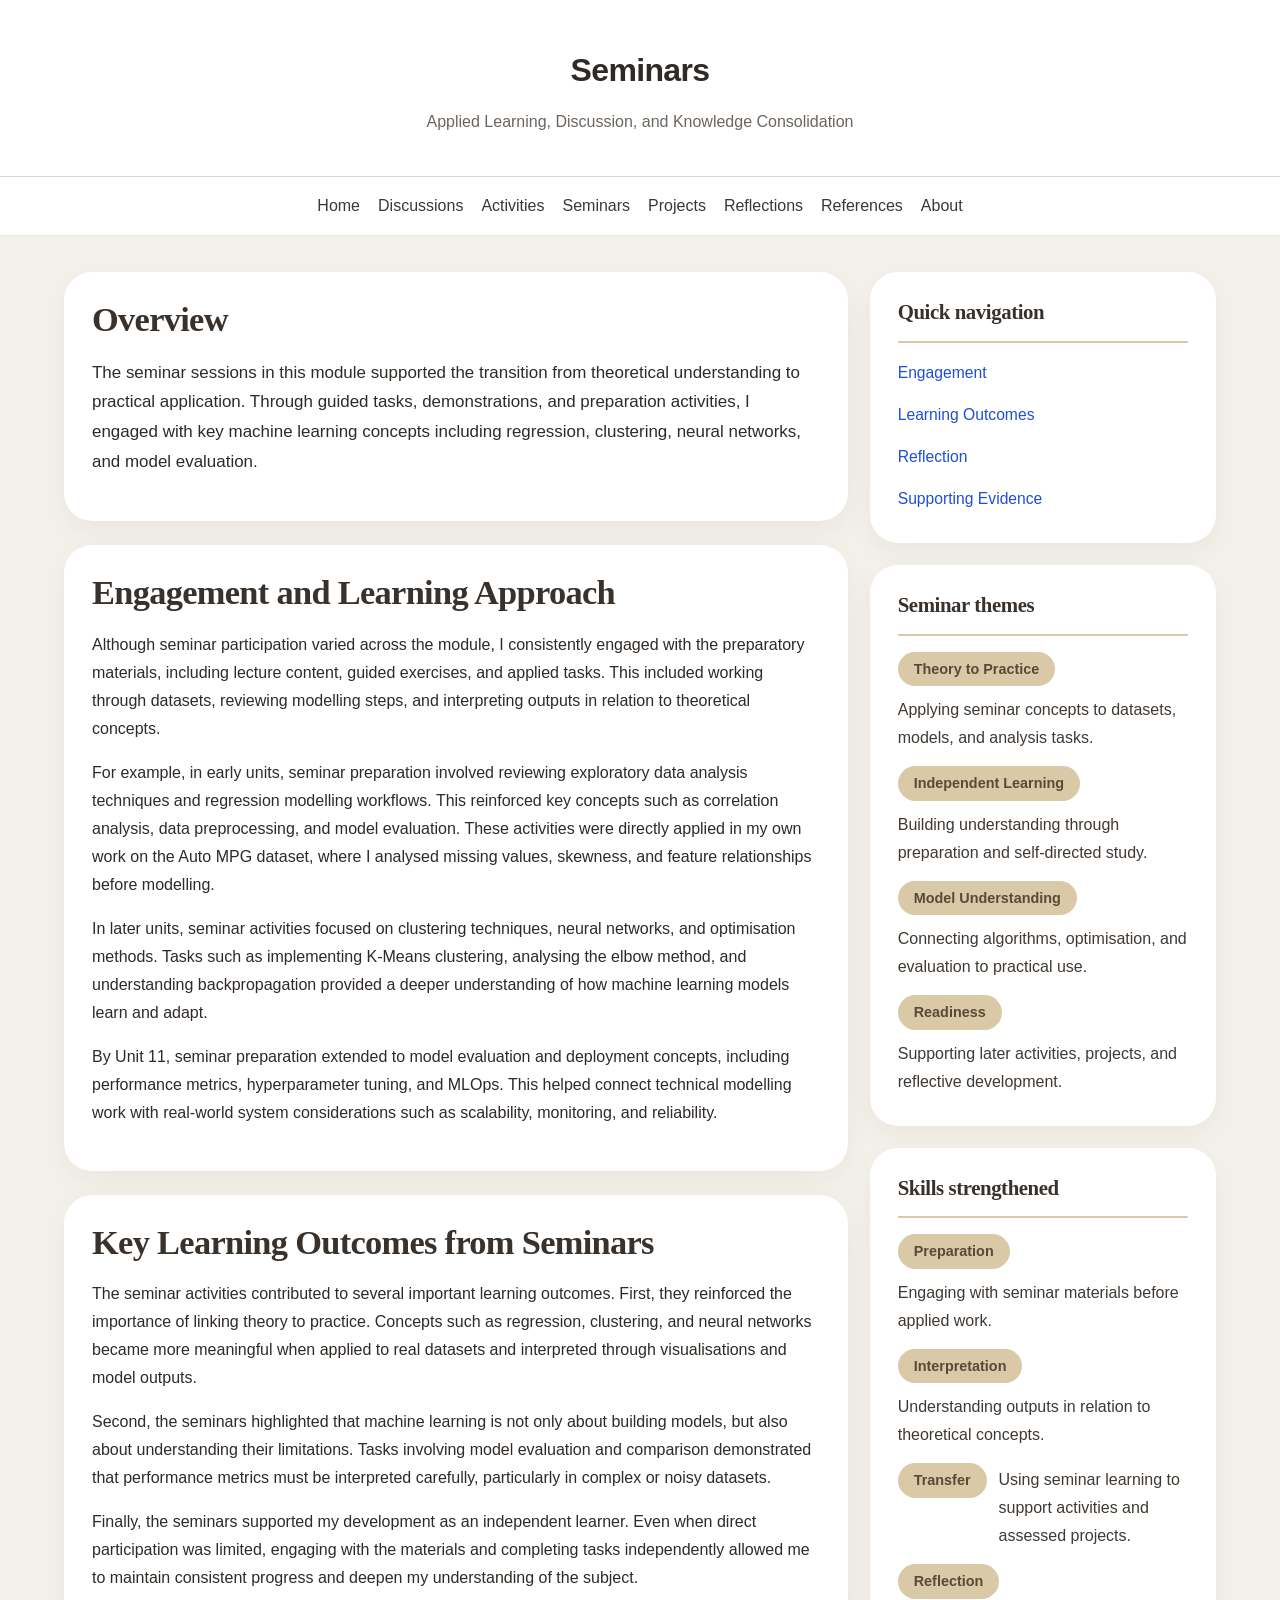
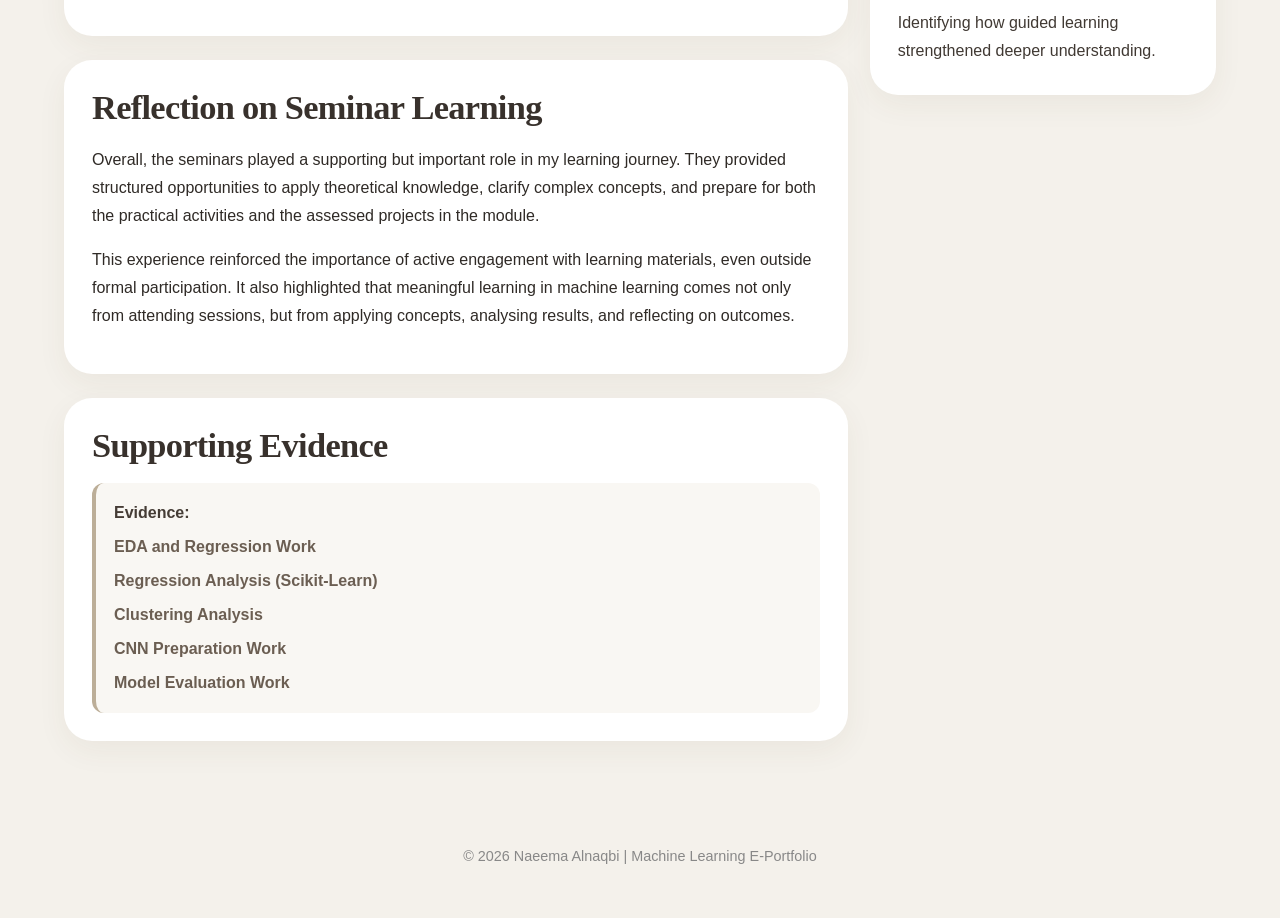
<file: seminars.html>
<!DOCTYPE html>
<html lang="en">
<head>
    <meta charset="UTF-8">
    <meta name="viewport" content="width=device-width, initial-scale=1.0">
    <title>Seminars | Machine Learning E-Portfolio</title>
    <link rel="stylesheet" href="style.css">
</head>
<body>

<header class="site-header">
    <div class="container">
        <h1>Seminars</h1>
        <p>Applied Learning, Discussion, and Knowledge Consolidation</p>
    </div>
</header>

<nav class="navbar">
    <div class="container nav-links">
        <a href="index.html">Home</a>
        <a href="discussions.html">Discussions</a>
        <a href="activities.html">Activities</a>
        <a href="seminars.html">Seminars</a>
        <a href="projects.html">Projects</a>
        <a href="reflections.html">Reflections</a>
        <a href="references.html">References</a>
        <a href="about.html">About</a>
    </div>
</nav>

<main class="container">

    <div class="page-layout">

        <div class="main-column">

            <section class="card">
                <h2>Overview</h2>
                <p class="page-intro">
                    The seminar sessions in this module supported the transition from theoretical
                    understanding to practical application. Through guided tasks, demonstrations,
                    and preparation activities, I engaged with key machine learning concepts including
                    regression, clustering, neural networks, and model evaluation.
                </p>
            </section>

            <section class="card section-anchor" id="engagement">
                <h2>Engagement and Learning Approach</h2>

                <p>
                    Although seminar participation varied across the module, I consistently engaged
                    with the preparatory materials, including lecture content, guided exercises,
                    and applied tasks. This included working through datasets, reviewing modelling
                    steps, and interpreting outputs in relation to theoretical concepts.
                </p>

                <p>
                    For example, in early units, seminar preparation involved reviewing exploratory
                    data analysis techniques and regression modelling workflows. This reinforced
                    key concepts such as correlation analysis, data preprocessing, and model evaluation.
                    These activities were directly applied in my own work on the Auto MPG dataset,
                    where I analysed missing values, skewness, and feature relationships before modelling.
                </p>

                <p>
                    In later units, seminar activities focused on clustering techniques, neural networks,
                    and optimisation methods. Tasks such as implementing K-Means clustering, analysing
                    the elbow method, and understanding backpropagation provided a deeper understanding
                    of how machine learning models learn and adapt.
                </p>

                <p>
                    By Unit 11, seminar preparation extended to model evaluation and deployment concepts,
                    including performance metrics, hyperparameter tuning, and MLOps. This helped connect
                    technical modelling work with real-world system considerations such as scalability,
                    monitoring, and reliability.
                </p>
            </section>

            <section class="card section-anchor" id="outcomes">
                <h2>Key Learning Outcomes from Seminars</h2>

                <p>
                    The seminar activities contributed to several important learning outcomes. First,
                    they reinforced the importance of linking theory to practice. Concepts such as
                    regression, clustering, and neural networks became more meaningful when applied
                    to real datasets and interpreted through visualisations and model outputs.
                </p>

                <p>
                    Second, the seminars highlighted that machine learning is not only about building
                    models, but also about understanding their limitations. Tasks involving model
                    evaluation and comparison demonstrated that performance metrics must be interpreted
                    carefully, particularly in complex or noisy datasets.
                </p>

                <p>
                    Finally, the seminars supported my development as an independent learner. Even when
                    direct participation was limited, engaging with the materials and completing tasks
                    independently allowed me to maintain consistent progress and deepen my understanding
                    of the subject.
                </p>
            </section>

            <section class="card section-anchor" id="reflection">
                <h2>Reflection on Seminar Learning</h2>

                <p>
                    Overall, the seminars played a supporting but important role in my learning journey.
                    They provided structured opportunities to apply theoretical knowledge, clarify
                    complex concepts, and prepare for both the practical activities and the assessed
                    projects in the module.
                </p>

                <p>
                    This experience reinforced the importance of active engagement with learning
                    materials, even outside formal participation. It also highlighted that meaningful
                    learning in machine learning comes not only from attending sessions, but from
                    applying concepts, analysing results, and reflecting on outcomes.
                </p>
            </section>

            <section class="card section-anchor" id="evidence">
                <h2>Supporting Evidence</h2>

                <div class="evidence-box">
                    <strong>Evidence:</strong><br>
                    <a href="evidence/unit2%263.ipynb%20-%20Colab.pdf" target="_blank">EDA and Regression Work</a><br>
                    <a href="evidence/unit4.ipynb%20-%20Colab.pdf" target="_blank">Regression Analysis (Scikit-Learn)</a><br>
                    <a href="evidence/unit6.ipynb%20-%20Colab.pdf" target="_blank">Clustering Analysis</a><br>
                    <a href="evidence/Unit09%20Ex1%20Convolutional%20Neural%20Networks%20%28CNN%29%20-%20Object%20Recognition.ipynb%20-%20Colab.pdf" target="_blank">CNN Preparation Work</a><br>
                    <a href="evidence/Unit11_model_Performance_Measurement.ipynb%20-%20Colab.pdf" target="_blank">Model Evaluation Work</a>
                </div>
            </section>

        </div>

        <aside class="sidebar-column">

            <div class="sidebar-card">
                <h3>Quick navigation</h3>
                <ul class="sidebar-links">
                    <li><a href="#engagement">Engagement</a></li>
                    <li><a href="#outcomes">Learning Outcomes</a></li>
                    <li><a href="#reflection">Reflection</a></li>
                    <li><a href="#evidence">Supporting Evidence</a></li>
                </ul>
            </div>

            <div class="sidebar-card">
                <h3>Seminar themes</h3>
                <div class="tag-list">
                    <div class="tag-item">
                        <span class="tag">Theory to Practice</span>
                        <span class="tag-text">Applying seminar concepts to datasets, models, and analysis tasks.</span>
                    </div>
                    <div class="tag-item">
                        <span class="tag">Independent Learning</span>
                        <span class="tag-text">Building understanding through preparation and self-directed study.</span>
                    </div>
                    <div class="tag-item">
                        <span class="tag">Model Understanding</span>
                        <span class="tag-text">Connecting algorithms, optimisation, and evaluation to practical use.</span>
                    </div>
                    <div class="tag-item">
                        <span class="tag">Readiness</span>
                        <span class="tag-text">Supporting later activities, projects, and reflective development.</span>
                    </div>
                </div>
            </div>

            <div class="sidebar-card">
                <h3>Skills strengthened</h3>
                <div class="tag-list">
                    <div class="tag-item">
                        <span class="tag">Preparation</span>
                        <span class="tag-text">Engaging with seminar materials before applied work.</span>
                    </div>
                    <div class="tag-item">
                        <span class="tag">Interpretation</span>
                        <span class="tag-text">Understanding outputs in relation to theoretical concepts.</span>
                    </div>
                    <div class="tag-item">
                        <span class="tag">Transfer</span>
                        <span class="tag-text">Using seminar learning to support activities and assessed projects.</span>
                    </div>
                    <div class="tag-item">
                        <span class="tag">Reflection</span>
                        <span class="tag-text">Identifying how guided learning strengthened deeper understanding.</span>
                    </div>
                </div>
            </div>

        </aside>

    </div>

</main>

<footer class="site-footer">
    <div class="container">
        <p>© 2026 Naeema Alnaqbi | Machine Learning E-Portfolio</p>
    </div>
</footer>

</body>
</html>
</file>
<file: style.css>
html {
    scroll-behavior: smooth;
}

body {
    margin: 0;
    font-family: "Segoe UI", Tahoma, sans-serif;
    background-color: #f4f1eb;
    color: #2f2a26;
    line-height: 1.75;
}

.container {
    width: 90%;
    max-width: 1200px;
    margin: auto;
}

.site-header {
    background: #ffffff;
    padding: 42px 0 24px;
    text-align: center;
    border-bottom: 1px solid #ddd8d0;
}

.site-header h1 {
    margin: 0;
    font-size: 2rem;
    color: #2f2a26;
    letter-spacing: -0.02em;
}

.site-header p {
    margin-top: 10px;
    color: #6c655f;
    font-size: 1rem;
}

.navbar {
    background-color: #ffffff;
    border-bottom: 1px solid #ece6dd;
    padding: 15px 0;
}

.nav-links {
    display: flex;
    flex-wrap: wrap;
    justify-content: center;
    gap: 18px;
}

.nav-links a {
    text-decoration: none;
    color: #3d3732;
    font-weight: 500;
    transition: color 0.2s ease;
}

.nav-links a:hover {
    color: #8d775f;
}

main {
    padding: 36px 0 44px;
}

/* ===== Generic cards ===== */

.card {
    background: #ffffff;
    padding: 28px;
    margin-bottom: 24px;
    border-radius: 28px;
    box-shadow: 0 10px 30px rgba(81, 62, 38, 0.06);
}

.card h2,
.card h3,
.card h4 {
    margin-top: 0;
    color: #38312c;
    font-family: Georgia, "Times New Roman", serif;
    letter-spacing: -0.02em;
}

.card h2 {
    font-size: 2.15rem;
    line-height: 1.15;
    margin-bottom: 18px;
}

.card h3 {
    font-size: 1.4rem;
    line-height: 1.2;
    margin-bottom: 14px;
}

.card h4 {
    font-size: 1.1rem;
    line-height: 1.3;
    margin-bottom: 10px;
}

.card ul {
    padding-left: 22px;
}

.card strong {
    color: #453c35;
}

.page-intro {
    font-size: 1.06rem;
}

.highlight {
    color: #6a5a4c;
    font-weight: 700;
}

.note {
    color: #6f6962;
    font-size: 0.96rem;
}

.section-anchor {
    scroll-margin-top: 120px;
}

/* ===== Two-column page layout ===== */

.page-layout {
    display: grid;
    grid-template-columns: minmax(0, 2.15fr) minmax(280px, 0.95fr);
    gap: 22px;
    align-items: start;
}

.main-column,
.sidebar-column {
    min-width: 0;
}

.sidebar-column {
    position: sticky;
    top: 24px;
}

.sidebar-card {
    background: #ffffff;
    padding: 28px 28px 30px;
    margin-bottom: 22px;
    border-radius: 28px;
    box-shadow: 0 10px 30px rgba(81, 62, 38, 0.06);
}

.sidebar-card h3 {
    margin: 0 0 16px;
    color: #38312c;
    font-family: Georgia, "Times New Roman", serif;
    font-size: 1.3rem;
    line-height: 1.2;
    letter-spacing: -0.02em;
}

.sidebar-card h3::after {
    content: "";
    display: block;
    margin-top: 16px;
    width: 100%;
    height: 2px;
    background: #d9c7a7;
    border-radius: 999px;
}

.sidebar-links {
    list-style: none;
    padding: 0;
    margin: 0;
}

.sidebar-links li {
    margin-bottom: 14px;
}

.sidebar-links li:last-child {
    margin-bottom: 0;
}

.sidebar-links a {
    color: #1f4ed8;
    text-decoration: none;
    font-size: 0.98rem;
    line-height: 1.5;
}

.sidebar-links a:hover {
    text-decoration: underline;
}

.sidebar-text {
    margin: 0;
    color: #403933;
}

.sidebar-text p {
    margin: 0 0 12px;
}

.sidebar-text p:last-child {
    margin-bottom: 0;
}

/* ===== Pills / tags in sidebar ===== */

.tag-list {
    display: flex;
    flex-direction: column;
    gap: 14px;
}

.tag-item {
    display: flex;
    flex-wrap: wrap;
    align-items: baseline;
    gap: 10px 12px;
    color: #403933;
}

.tag {
    display: inline-block;
    background: #d9c9a7;
    color: #5a4935;
    font-weight: 700;
    font-size: 0.9rem;
    line-height: 1;
    padding: 10px 16px;
    border-radius: 999px;
    white-space: nowrap;
}

.tag-text {
    flex: 1 1 180px;
    min-width: 0;
}

/* ===== Tables ===== */

.table-wrap {
    overflow-x: auto;
    border: 1px solid #e3d8c8;
    border-radius: 22px;
    background: #fbfaf7;
}

table {
    width: 100%;
    border-collapse: collapse;
    min-width: 720px;
}

th,
td {
    text-align: left;
    padding: 18px 20px;
    border-bottom: 1px solid #e6ddd1;
    vertical-align: top;
}

th {
    background: #f1ece4;
    color: #35302b;
    font-weight: 700;
}

tr:last-child td {
    border-bottom: none;
}

/* ===== Top quick navigation style ===== */

.toc {
    background: #ffffff;
    padding: 26px 28px;
    border-radius: 28px;
    box-shadow: 0 10px 30px rgba(81, 62, 38, 0.06);
    margin-bottom: 24px;
}

.toc h3 {
    margin: 0 0 18px;
    color: #38312c;
    font-family: Georgia, "Times New Roman", serif;
    font-size: 1.8rem;
    line-height: 1.15;
    letter-spacing: -0.02em;
}

.toc-links {
    display: flex;
    flex-wrap: wrap;
    gap: 14px;
}

.toc-links a {
    text-decoration: none;
    background: #eee8df;
    color: #554a40;
    padding: 12px 24px;
    border-radius: 999px;
    font-size: 0.98rem;
    font-weight: 600;
    transition: background 0.2s ease, color 0.2s ease, transform 0.2s ease;
}

.toc-links a:hover {
    background: #e2d7c8;
    color: #3b342f;
    transform: translateY(-1px);
}

/* ===== In-section mini navigation ===== */

.mini-toc {
    background: #fcfaf7;
    border: 1px solid #eadfce;
    padding: 18px 20px;
    border-radius: 18px;
    margin: 20px 0 24px;
}

.mini-toc-title {
    margin: 0 0 10px;
    font-size: 0.95rem;
    font-weight: 700;
    color: #62564c;
}

.mini-toc-links {
    display: flex;
    flex-wrap: wrap;
    gap: 10px;
}

.mini-toc-links a {
    text-decoration: none;
    color: #6b5e52;
    background: #f1ebe3;
    padding: 8px 14px;
    border-radius: 999px;
    font-size: 0.9rem;
    font-weight: 500;
    transition: background 0.2s ease, color 0.2s ease;
}

.mini-toc-links a:hover {
    background: #e3d8c8;
    color: #3b342f;
}

/* ===== Posts / evidence ===== */

.post-block {
    margin-top: 20px;
    scroll-margin-top: 120px;
}

.post-preview {
    margin-bottom: 12px;
}

.post-meta {
    color: #6d665f;
    font-size: 0.95rem;
    margin-bottom: 10px;
}

.references-list {
    padding-left: 20px;
    margin-top: 12px;
}

.references-list li {
    margin-bottom: 8px;
}

details {
    margin-top: 12px;
}

summary {
    cursor: pointer;
    font-weight: 700;
    color: #6b5e52;
    margin-top: 10px;
    transition: color 0.2s ease;
}

summary:hover {
    color: #4d433b;
}

.evidence-box {
    background: #f9f7f3;
    border-left: 4px solid #bcae98;
    padding: 16px 18px;
    margin-top: 16px;
    border-radius: 12px;
}

.evidence-box a {
    display: inline-block;
    margin-top: 6px;
    color: #6b5e52;
    font-weight: 600;
    text-decoration: none;
}

.evidence-box a:hover {
    text-decoration: underline;
}

.quote-box {
    background: #fcfaf7;
    border-left: 4px solid #c5b6a5;
    padding: 14px 16px;
    margin: 16px 0;
    border-radius: 10px;
    font-style: italic;
    color: #4b433d;
}

.subtle-heading {
    margin-bottom: 8px;
    color: #5a5047;
    font-size: 0.98rem;
    font-weight: 600;
}

/* ===== Footer ===== */

.site-footer {
    text-align: center;
    padding: 20px 0 35px;
    color: #888;
    font-size: 0.9rem;
}

/* ===== Responsive ===== */

@media (max-width: 992px) {
    .page-layout {
        grid-template-columns: 1fr;
    }

    .sidebar-column {
        position: static;
    }
}

@media (max-width: 768px) {
    .site-header {
        padding: 34px 0 20px;
    }

    .site-header h1 {
        font-size: 1.7rem;
    }

    .site-header p {
        font-size: 0.95rem;
    }

    .card,
    .toc,
    .sidebar-card {
        padding: 22px 18px;
        border-radius: 24px;
    }

    .card h2 {
        font-size: 1.8rem;
    }

    .card h3,
    .sidebar-card h3 {
        font-size: 1.2rem;
    }

    .nav-links {
        gap: 12px;
    }

    .toc-links,
    .mini-toc-links {
        gap: 8px;
    }

    .toc-links a,
    .mini-toc-links a {
        font-size: 0.88rem;
        padding: 8px 12px;
    }

    .tag-item {
        gap: 8px 10px;
    }

    .tag {
        font-size: 0.84rem;
        padding: 9px 14px;
    }

    th,
    td {
        padding: 14px 16px;
    }
}
</file>
